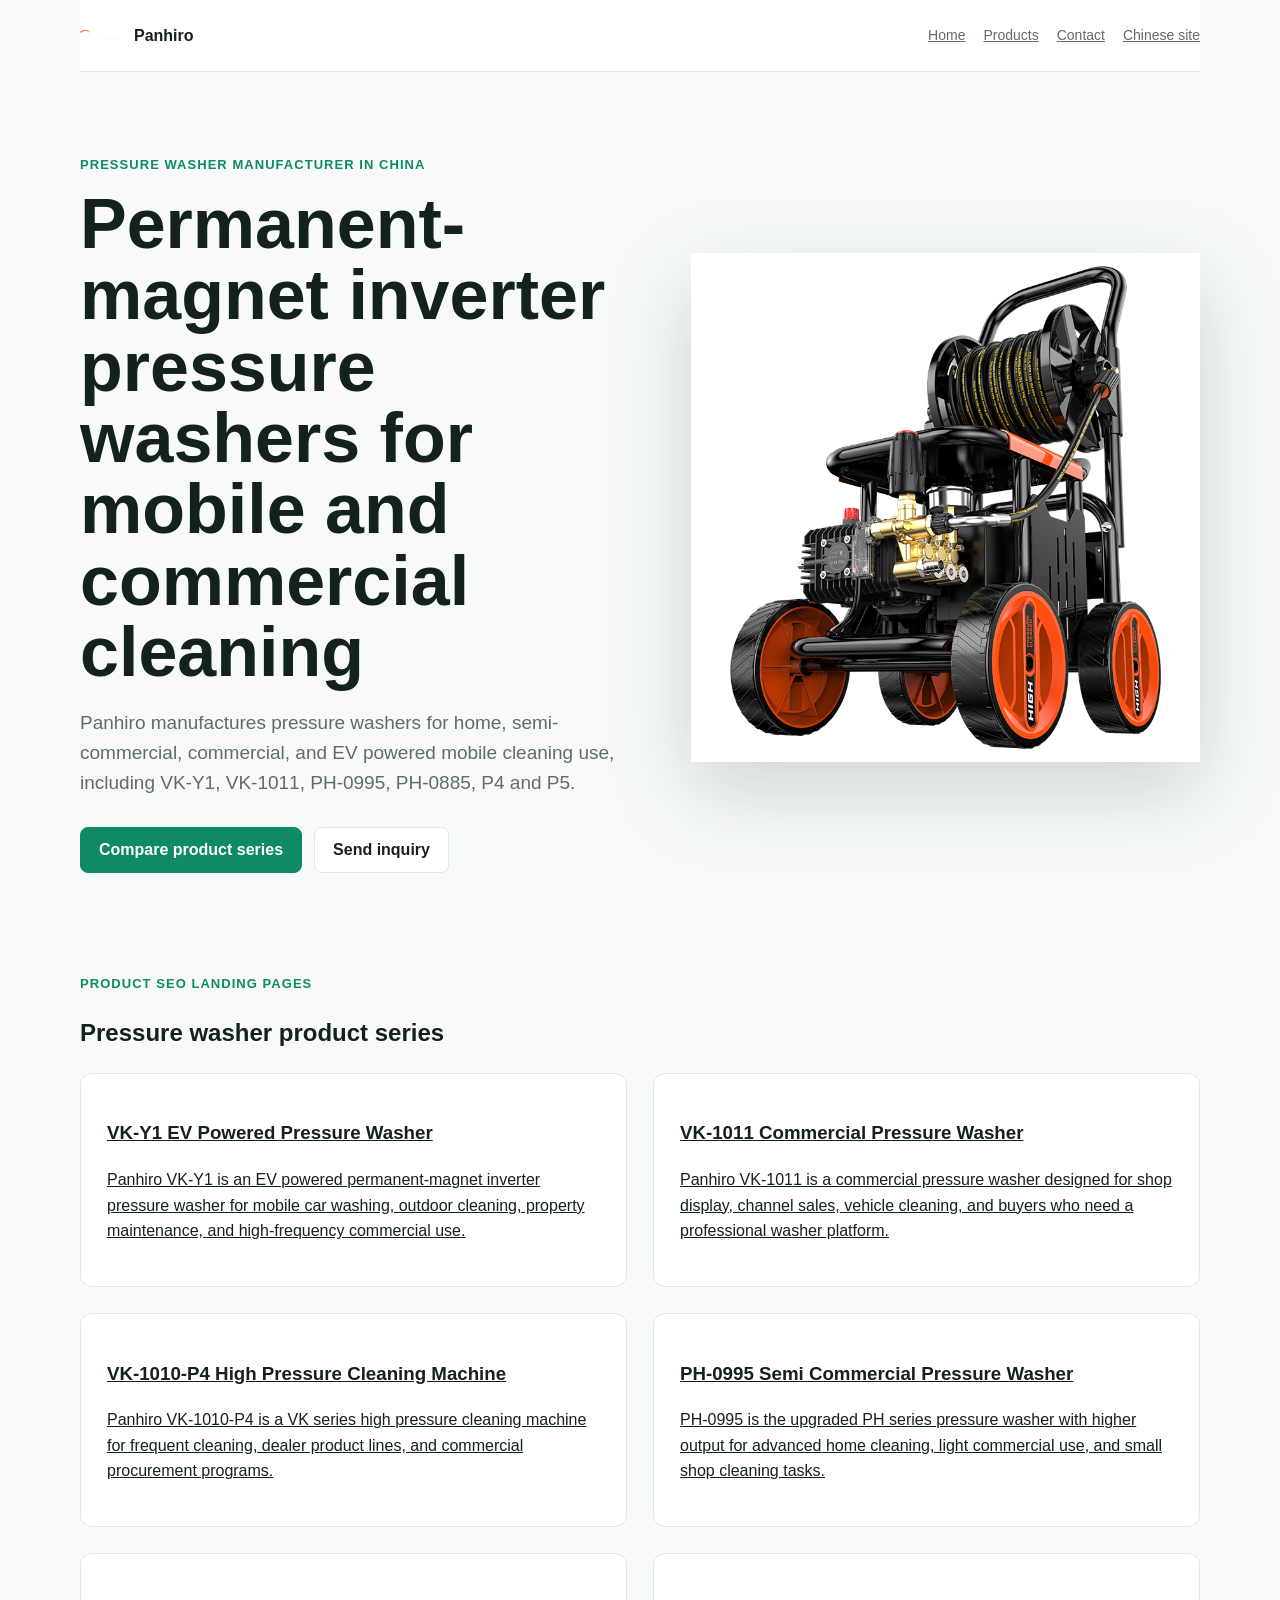
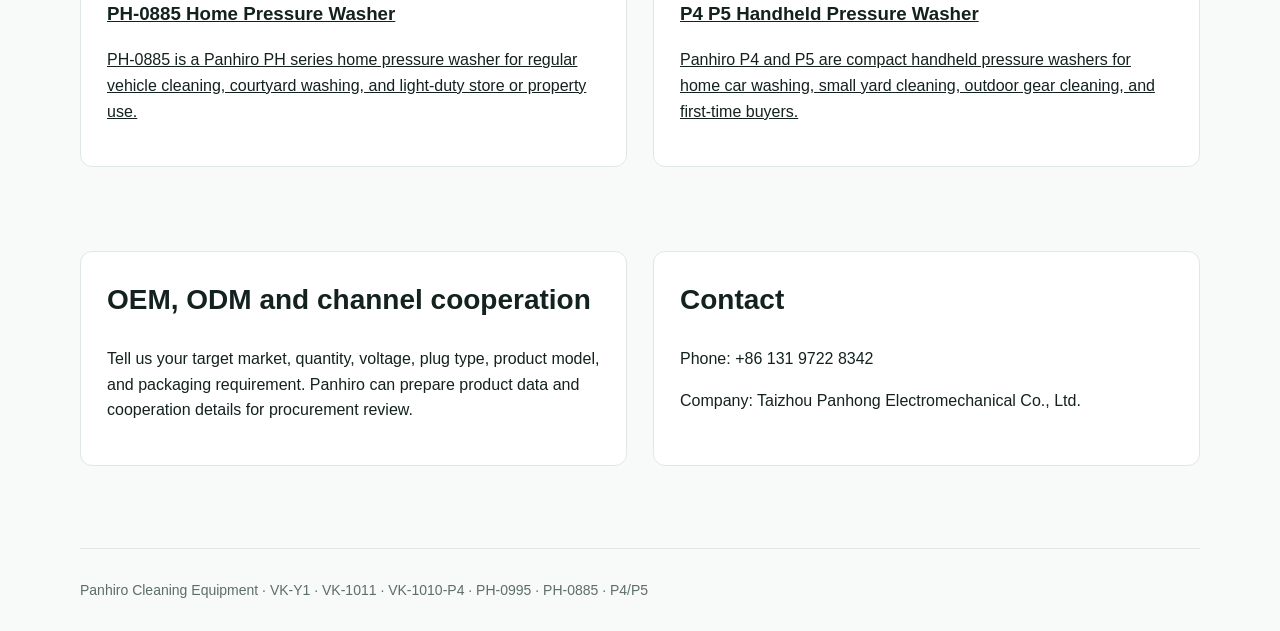
<file: en/index.html>
<!doctype html>
<html lang="en">
  <head>
    <meta charset="UTF-8" />
    <meta name="viewport" content="width=device-width, initial-scale=1.0" />
    <title>Panhiro Pressure Washer Manufacturer | EV Powered and Commercial Cleaning Machines</title>
    <meta name="description" content="Panhiro manufactures pressure washers for home, semi-commercial, commercial, and EV powered mobile cleaning use, including VK-Y1, VK-1011, PH-0995, PH-0885, P4 and P5." />
    <link rel="canonical" href="https://www.panhiro.top/" />
    <link rel="alternate" hreflang="en" href="https://www.panhiro.top/" />
    <link rel="alternate" hreflang="x-default" href="https://www.panhiro.top/" />
    <meta property="og:type" content="website" />
    <meta property="og:site_name" content="Panhiro Cleaning Equipment" />
    <meta property="og:title" content="Panhiro Pressure Washer Manufacturer | EV Powered and Commercial Cleaning Machines" />
    <meta property="og:description" content="Panhiro manufactures pressure washers for home, semi-commercial, commercial, and EV powered mobile cleaning use, including VK-Y1, VK-1011, PH-0995, PH-0885, P4 and P5." />
    <meta property="og:url" content="https://www.panhiro.top/" />
    <meta property="og:image" content="https://www.panhiro.top/assets/vk-y1-01.jpg" />
    <meta name="twitter:card" content="summary_large_image" />
    <meta name="twitter:title" content="Panhiro Pressure Washer Manufacturer | EV Powered and Commercial Cleaning Machines" />
    <meta name="twitter:description" content="Panhiro manufactures pressure washers for home, semi-commercial, commercial, and EV powered mobile cleaning use, including VK-Y1, VK-1011, PH-0995, PH-0885, P4 and P5." />
    <meta name="twitter:image" content="https://www.panhiro.top/assets/vk-y1-01.jpg" />
    <link rel="icon" href="/favicon.ico" sizes="any" />
    <style>
    :root { color-scheme: light; --ink:#13211f; --muted:#5d6d68; --line:#dfe8e5; --brand:#0f8a67; --accent:#f0832e; --bg:#f7faf8; }
    * { box-sizing: border-box; }
    body { margin:0; font-family: Inter, Arial, Helvetica, sans-serif; color:var(--ink); background:var(--bg); line-height:1.6; }
    a { color:inherit; }
    .wrap { width:min(1120px, calc(100% - 40px)); margin:0 auto; }
    .nav { min-height:72px; display:flex; align-items:center; justify-content:space-between; gap:24px; border-bottom:1px solid var(--line); background:#fff; }
    .brand { display:flex; align-items:center; gap:12px; font-weight:800; text-decoration:none; }
    .brand img { width:42px; height:42px; object-fit:contain; }
    .nav-links { display:flex; gap:18px; flex-wrap:wrap; font-size:14px; color:var(--muted); }
    .hero { padding:70px 0 46px; }
    .eyebrow { color:var(--brand); font-weight:800; text-transform:uppercase; letter-spacing:.08em; font-size:13px; }
    h1 { margin:10px 0 18px; max-width:840px; font-size:clamp(36px, 6vw, 70px); line-height:1.02; letter-spacing:0; }
    .lead { max-width:760px; color:var(--muted); font-size:19px; }
    .hero-grid { display:grid; grid-template-columns:1.05fr .95fr; gap:48px; align-items:center; }
    .product-img { width:100%; max-height:520px; object-fit:contain; filter:drop-shadow(0 28px 42px rgba(21,48,44,.18)); }
    .actions { display:flex; gap:12px; flex-wrap:wrap; margin-top:28px; }
    .btn { display:inline-flex; align-items:center; justify-content:center; min-height:46px; padding:0 18px; border-radius:8px; text-decoration:none; font-weight:800; border:1px solid var(--line); background:#fff; }
    .btn.primary { background:var(--brand); color:#fff; border-color:var(--brand); }
    .section { padding:42px 0; }
    .specs { display:grid; grid-template-columns:repeat(5, 1fr); border:1px solid var(--line); background:#fff; border-radius:12px; overflow:hidden; }
    .spec { padding:18px; border-right:1px solid var(--line); }
    .spec:last-child { border-right:0; }
    .spec b { display:block; font-size:13px; color:var(--muted); }
    .spec span { display:block; margin-top:6px; font-weight:800; }
    .content-grid { display:grid; grid-template-columns:1fr 1fr; gap:26px; }
    .panel { padding:26px; background:#fff; border:1px solid var(--line); border-radius:12px; }
    .panel h2 { margin-top:0; font-size:28px; }
    .list { margin:0; padding-left:20px; color:var(--muted); }
    .footer { margin-top:40px; padding:30px 0; border-top:1px solid var(--line); color:var(--muted); font-size:14px; }
    @media (max-width: 820px) { .hero-grid, .content-grid { grid-template-columns:1fr; } .specs { grid-template-columns:1fr; } .spec { border-right:0; border-bottom:1px solid var(--line); } .spec:last-child { border-bottom:0; } }
  </style>
    <script type="application/ld+json">[
  {
    "@context": "https://schema.org",
    "@type": "Organization",
    "name": "Panhiro Cleaning Equipment",
    "alternateName": "Taizhou Panhong Electromechanical Co., Ltd.",
    "url": "https://www.panhiro.top",
    "logo": "https://www.panhiro.top/assets/panhiro-logo-hd.png",
    "contactPoint": {
      "@type": "ContactPoint",
      "telephone": "+86-13197228342",
      "contactType": "sales",
      "areaServed": "Worldwide",
      "availableLanguage": [
        "Chinese",
        "English"
      ]
    }
  },
  {
    "@context": "https://schema.org",
    "@type": "WebSite",
    "name": "Panhiro Cleaning Equipment",
    "url": "https://www.panhiro.top"
  },
  {
    "@context": "https://schema.org",
    "@type": "ItemList",
    "name": "Panhiro pressure washer products",
    "itemListElement": [
      {
        "@type": "ListItem",
        "position": 1,
        "url": "https://www.panhiro.top/en/products/vk-y1-ev-powered-pressure-washer/",
        "name": "VK-Y1 EV Powered Pressure Washer"
      },
      {
        "@type": "ListItem",
        "position": 2,
        "url": "https://www.panhiro.top/en/products/vk-1011-commercial-pressure-washer/",
        "name": "VK-1011 Commercial Pressure Washer"
      },
      {
        "@type": "ListItem",
        "position": 3,
        "url": "https://www.panhiro.top/en/products/vk-1010-p4-high-pressure-cleaning-machine/",
        "name": "VK-1010-P4 High Pressure Cleaning Machine"
      },
      {
        "@type": "ListItem",
        "position": 4,
        "url": "https://www.panhiro.top/en/products/ph-0995-semi-commercial-pressure-washer/",
        "name": "PH-0995 Semi Commercial Pressure Washer"
      },
      {
        "@type": "ListItem",
        "position": 5,
        "url": "https://www.panhiro.top/en/products/ph-0885-home-pressure-washer/",
        "name": "PH-0885 Home Pressure Washer"
      },
      {
        "@type": "ListItem",
        "position": 6,
        "url": "https://www.panhiro.top/en/products/p4-p5-handheld-pressure-washer/",
        "name": "P4 P5 Handheld Pressure Washer"
      }
    ]
  }
]</script>
  </head>
  <body>
    <header class="nav wrap">
      <a class="brand" href="/en/"><img src="/assets/panhiro-logo-hd.png" alt="Panhiro logo" width="42" height="42" /><span>Panhiro</span></a>
      <nav class="nav-links" aria-label="Main navigation">
        <a href="/en/">Home</a>
        <a href="/en/#products">Products</a>
        <a href="/en/#contact">Contact</a>
        <a href="/">Chinese site</a>
      </nav>
    </header>
    <main>
      <section class="hero wrap">
        <div class="hero-grid">
          <div>
            <p class="eyebrow">Pressure washer manufacturer in China</p>
            <h1>Permanent-magnet inverter pressure washers for mobile and commercial cleaning</h1>
            <p class="lead">Panhiro manufactures pressure washers for home, semi-commercial, commercial, and EV powered mobile cleaning use, including VK-Y1, VK-1011, PH-0995, PH-0885, P4 and P5.</p>
            <div class="actions">
              <a class="btn primary" href="#products">Compare product series</a>
              <a class="btn" href="#contact">Send inquiry</a>
            </div>
          </div>
          <img class="product-img" src="/assets/vk-y1-01.jpg" alt="Panhiro VK-Y1 EV powered pressure washer" loading="eager" decoding="async" />
        </div>
      </section>
      <section class="section wrap" id="products">
        <p class="eyebrow">Product SEO landing pages</p>
        <h2>Pressure washer product series</h2>
        <div class="content-grid">
          <a class="panel" href="/en/products/vk-y1-ev-powered-pressure-washer/"><h3>VK-Y1 EV Powered Pressure Washer</h3><p>Panhiro VK-Y1 is an EV powered permanent-magnet inverter pressure washer for mobile car washing, outdoor cleaning, property maintenance, and high-frequency commercial use.</p></a><a class="panel" href="/en/products/vk-1011-commercial-pressure-washer/"><h3>VK-1011 Commercial Pressure Washer</h3><p>Panhiro VK-1011 is a commercial pressure washer designed for shop display, channel sales, vehicle cleaning, and buyers who need a professional washer platform.</p></a><a class="panel" href="/en/products/vk-1010-p4-high-pressure-cleaning-machine/"><h3>VK-1010-P4 High Pressure Cleaning Machine</h3><p>Panhiro VK-1010-P4 is a VK series high pressure cleaning machine for frequent cleaning, dealer product lines, and commercial procurement programs.</p></a><a class="panel" href="/en/products/ph-0995-semi-commercial-pressure-washer/"><h3>PH-0995 Semi Commercial Pressure Washer</h3><p>PH-0995 is the upgraded PH series pressure washer with higher output for advanced home cleaning, light commercial use, and small shop cleaning tasks.</p></a><a class="panel" href="/en/products/ph-0885-home-pressure-washer/"><h3>PH-0885 Home Pressure Washer</h3><p>PH-0885 is a Panhiro PH series home pressure washer for regular vehicle cleaning, courtyard washing, and light-duty store or property use.</p></a><a class="panel" href="/en/products/p4-p5-handheld-pressure-washer/"><h3>P4 P5 Handheld Pressure Washer</h3><p>Panhiro P4 and P5 are compact handheld pressure washers for home car washing, small yard cleaning, outdoor gear cleaning, and first-time buyers.</p></a>
        </div>
      </section>
      <section class="section wrap content-grid" id="contact">
        <article class="panel">
          <h2>OEM, ODM and channel cooperation</h2>
          <p>Tell us your target market, quantity, voltage, plug type, product model, and packaging requirement. Panhiro can prepare product data and cooperation details for procurement review.</p>
        </article>
        <article class="panel">
          <h2>Contact</h2>
          <p>Phone: +86 131 9722 8342</p>
          <p>Company: Taizhou Panhong Electromechanical Co., Ltd.</p>
        </article>
      </section>
    </main>
    <footer class="footer wrap">Panhiro Cleaning Equipment · VK-Y1 · VK-1011 · VK-1010-P4 · PH-0995 · PH-0885 · P4/P5</footer>
  </body>
</html>
</file>
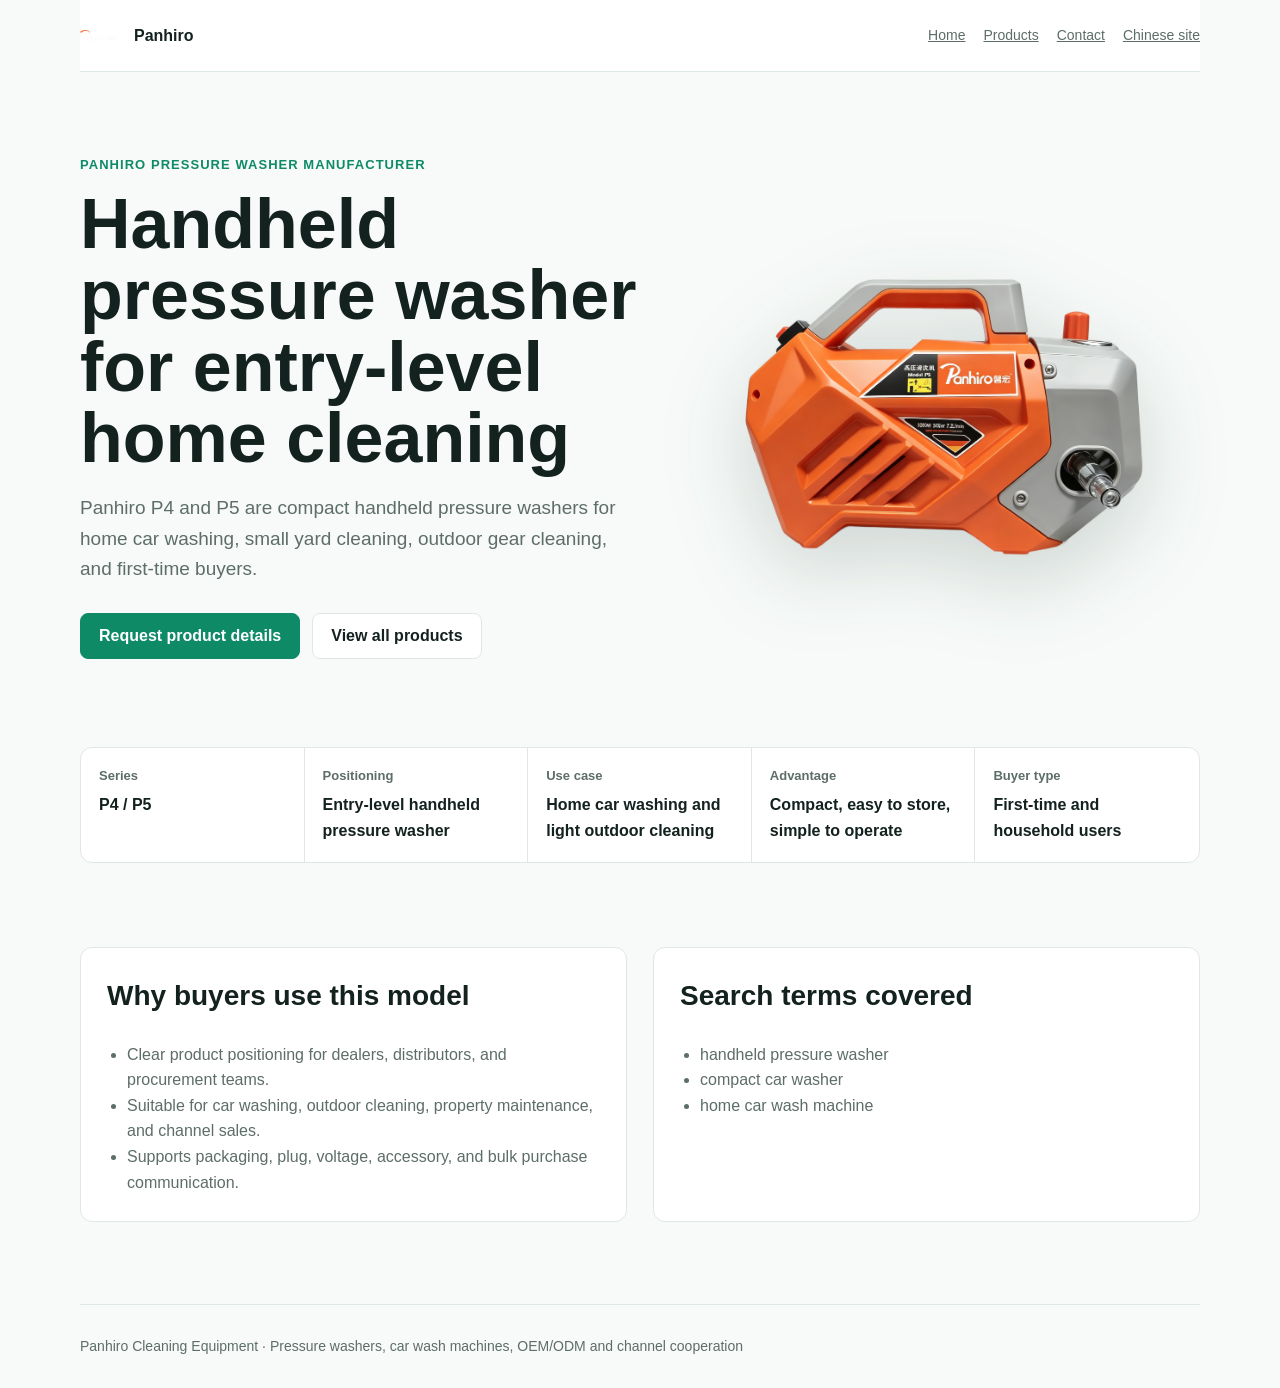
<file: en/products/p4-p5-handheld-pressure-washer/index.html>
<!doctype html>
<html lang="en">
  <head>
    <meta charset="UTF-8" />
    <meta name="viewport" content="width=device-width, initial-scale=1.0" />
    <title>P4 P5 Handheld Pressure Washer | Panhiro Pressure Washer Manufacturer</title>
    <meta name="description" content="Panhiro P4 and P5 are compact handheld pressure washers for home car washing, small yard cleaning, outdoor gear cleaning, and first-time buyers." />
    <link rel="canonical" href="https://www.panhiro.top/en/products/p4-p5-handheld-pressure-washer/" />
    <link rel="alternate" hreflang="en" href="https://www.panhiro.top/en/products/p4-p5-handheld-pressure-washer/" />
    <link rel="alternate" hreflang="zh-CN" href="https://www.panhiro.top/" />
    <link rel="alternate" hreflang="x-default" href="https://www.panhiro.top/en/" />
    <meta property="og:type" content="website" />
    <meta property="og:site_name" content="Panhiro Cleaning Equipment" />
    <meta property="og:title" content="P4 P5 Handheld Pressure Washer | Panhiro Pressure Washer Manufacturer" />
    <meta property="og:description" content="Panhiro P4 and P5 are compact handheld pressure washers for home car washing, small yard cleaning, outdoor gear cleaning, and first-time buyers." />
    <meta property="og:url" content="https://www.panhiro.top/en/products/p4-p5-handheld-pressure-washer/" />
    <meta property="og:image" content="https://www.panhiro.top/assets/p5-01-transparent.png" />
    <meta name="twitter:card" content="summary_large_image" />
    <meta name="twitter:title" content="P4 P5 Handheld Pressure Washer | Panhiro Pressure Washer Manufacturer" />
    <meta name="twitter:description" content="Panhiro P4 and P5 are compact handheld pressure washers for home car washing, small yard cleaning, outdoor gear cleaning, and first-time buyers." />
    <meta name="twitter:image" content="https://www.panhiro.top/assets/p5-01-transparent.png" />
    <link rel="icon" href="/favicon.ico" sizes="any" />
    <style>
    :root { color-scheme: light; --ink:#13211f; --muted:#5d6d68; --line:#dfe8e5; --brand:#0f8a67; --accent:#f0832e; --bg:#f7faf8; }
    * { box-sizing: border-box; }
    body { margin:0; font-family: Inter, Arial, Helvetica, sans-serif; color:var(--ink); background:var(--bg); line-height:1.6; }
    a { color:inherit; }
    .wrap { width:min(1120px, calc(100% - 40px)); margin:0 auto; }
    .nav { min-height:72px; display:flex; align-items:center; justify-content:space-between; gap:24px; border-bottom:1px solid var(--line); background:#fff; }
    .brand { display:flex; align-items:center; gap:12px; font-weight:800; text-decoration:none; }
    .brand img { width:42px; height:42px; object-fit:contain; }
    .nav-links { display:flex; gap:18px; flex-wrap:wrap; font-size:14px; color:var(--muted); }
    .hero { padding:70px 0 46px; }
    .eyebrow { color:var(--brand); font-weight:800; text-transform:uppercase; letter-spacing:.08em; font-size:13px; }
    h1 { margin:10px 0 18px; max-width:840px; font-size:clamp(36px, 6vw, 70px); line-height:1.02; letter-spacing:0; }
    .lead { max-width:760px; color:var(--muted); font-size:19px; }
    .hero-grid { display:grid; grid-template-columns:1.05fr .95fr; gap:48px; align-items:center; }
    .product-img { width:100%; max-height:520px; object-fit:contain; filter:drop-shadow(0 28px 42px rgba(21,48,44,.18)); }
    .actions { display:flex; gap:12px; flex-wrap:wrap; margin-top:28px; }
    .btn { display:inline-flex; align-items:center; justify-content:center; min-height:46px; padding:0 18px; border-radius:8px; text-decoration:none; font-weight:800; border:1px solid var(--line); background:#fff; }
    .btn.primary { background:var(--brand); color:#fff; border-color:var(--brand); }
    .section { padding:42px 0; }
    .specs { display:grid; grid-template-columns:repeat(5, 1fr); border:1px solid var(--line); background:#fff; border-radius:12px; overflow:hidden; }
    .spec { padding:18px; border-right:1px solid var(--line); }
    .spec:last-child { border-right:0; }
    .spec b { display:block; font-size:13px; color:var(--muted); }
    .spec span { display:block; margin-top:6px; font-weight:800; }
    .content-grid { display:grid; grid-template-columns:1fr 1fr; gap:26px; }
    .panel { padding:26px; background:#fff; border:1px solid var(--line); border-radius:12px; }
    .panel h2 { margin-top:0; font-size:28px; }
    .list { margin:0; padding-left:20px; color:var(--muted); }
    .footer { margin-top:40px; padding:30px 0; border-top:1px solid var(--line); color:var(--muted); font-size:14px; }
    @media (max-width: 820px) { .hero-grid, .content-grid { grid-template-columns:1fr; } .specs { grid-template-columns:1fr; } .spec { border-right:0; border-bottom:1px solid var(--line); } .spec:last-child { border-bottom:0; } }
  </style>
    <script type="application/ld+json">[
  {
    "@context": "https://schema.org",
    "@type": "Organization",
    "name": "Panhiro Cleaning Equipment",
    "alternateName": "Taizhou Panhong Electromechanical Co., Ltd.",
    "url": "https://www.panhiro.top",
    "logo": "https://www.panhiro.top/assets/panhiro-logo-hd.png",
    "contactPoint": {
      "@type": "ContactPoint",
      "telephone": "+86-13197228342",
      "contactType": "sales",
      "areaServed": "Worldwide",
      "availableLanguage": [
        "Chinese",
        "English"
      ]
    }
  },
  {
    "@context": "https://schema.org",
    "@type": "Product",
    "name": "P4 P5 Handheld Pressure Washer",
    "model": "P4 / P5",
    "brand": {
      "@type": "Brand",
      "name": "Panhiro"
    },
    "manufacturer": {
      "@type": "Organization",
      "name": "Taizhou Panhong Electromechanical Co., Ltd."
    },
    "image": "https://www.panhiro.top/assets/p5-01-transparent.png",
    "description": "Panhiro P4 and P5 are compact handheld pressure washers for home car washing, small yard cleaning, outdoor gear cleaning, and first-time buyers.",
    "category": "Pressure washer",
    "additionalProperty": [
      {
        "@type": "PropertyValue",
        "name": "Series",
        "value": "P4 / P5"
      },
      {
        "@type": "PropertyValue",
        "name": "Positioning",
        "value": "Entry-level handheld pressure washer"
      },
      {
        "@type": "PropertyValue",
        "name": "Use case",
        "value": "Home car washing and light outdoor cleaning"
      },
      {
        "@type": "PropertyValue",
        "name": "Advantage",
        "value": "Compact, easy to store, simple to operate"
      },
      {
        "@type": "PropertyValue",
        "name": "Buyer type",
        "value": "First-time and household users"
      }
    ]
  },
  {
    "@context": "https://schema.org",
    "@type": "BreadcrumbList",
    "itemListElement": [
      {
        "@type": "ListItem",
        "position": 1,
        "name": "Home",
        "item": "https://www.panhiro.top/en/"
      },
      {
        "@type": "ListItem",
        "position": 2,
        "name": "Products",
        "item": "https://www.panhiro.top/en/#products"
      },
      {
        "@type": "ListItem",
        "position": 3,
        "name": "P4 P5 Handheld Pressure Washer",
        "item": "https://www.panhiro.top/en/products/p4-p5-handheld-pressure-washer/"
      }
    ]
  }
]</script>
  </head>
  <body>
    <header class="nav wrap">
      <a class="brand" href="/en/"><img src="/assets/panhiro-logo-hd.png" alt="Panhiro logo" width="42" height="42" /><span>Panhiro</span></a>
      <nav class="nav-links" aria-label="Main navigation">
        <a href="/en/">Home</a>
        <a href="/en/#products">Products</a>
        <a href="/en/#contact">Contact</a>
        <a href="/">Chinese site</a>
      </nav>
    </header>
    <main>
      <section class="hero wrap">
        <div class="hero-grid">
          <div>
            <p class="eyebrow">Panhiro pressure washer manufacturer</p>
            <h1>Handheld pressure washer for entry-level home cleaning</h1>
            <p class="lead">Panhiro P4 and P5 are compact handheld pressure washers for home car washing, small yard cleaning, outdoor gear cleaning, and first-time buyers.</p>
            <div class="actions">
              <a class="btn primary" href="/en/#contact">Request product details</a>
              <a class="btn" href="/en/#products">View all products</a>
            </div>
          </div>
          <img class="product-img" src="/assets/p5-01-transparent.png" alt="P4 P5 Handheld Pressure Washer" loading="eager" decoding="async" />
        </div>
      </section>
      <section class="section wrap">
        <div class="specs">
          <div class="spec"><b>Series</b><span>P4 / P5</span></div><div class="spec"><b>Positioning</b><span>Entry-level handheld pressure washer</span></div><div class="spec"><b>Use case</b><span>Home car washing and light outdoor cleaning</span></div><div class="spec"><b>Advantage</b><span>Compact, easy to store, simple to operate</span></div><div class="spec"><b>Buyer type</b><span>First-time and household users</span></div>
        </div>
      </section>
      <section class="section wrap content-grid">
        <article class="panel">
          <h2>Why buyers use this model</h2>
          <ul class="list">
            <li>Clear product positioning for dealers, distributors, and procurement teams.</li>
            <li>Suitable for car washing, outdoor cleaning, property maintenance, and channel sales.</li>
            <li>Supports packaging, plug, voltage, accessory, and bulk purchase communication.</li>
          </ul>
        </article>
        <article class="panel">
          <h2>Search terms covered</h2>
          <ul class="list">
            <li>handheld pressure washer</li><li>compact car washer</li><li>home car wash machine</li>
          </ul>
        </article>
      </section>
    </main>
    <footer class="footer wrap">Panhiro Cleaning Equipment · Pressure washers, car wash machines, OEM/ODM and channel cooperation</footer>
  </body>
</html>
</file>
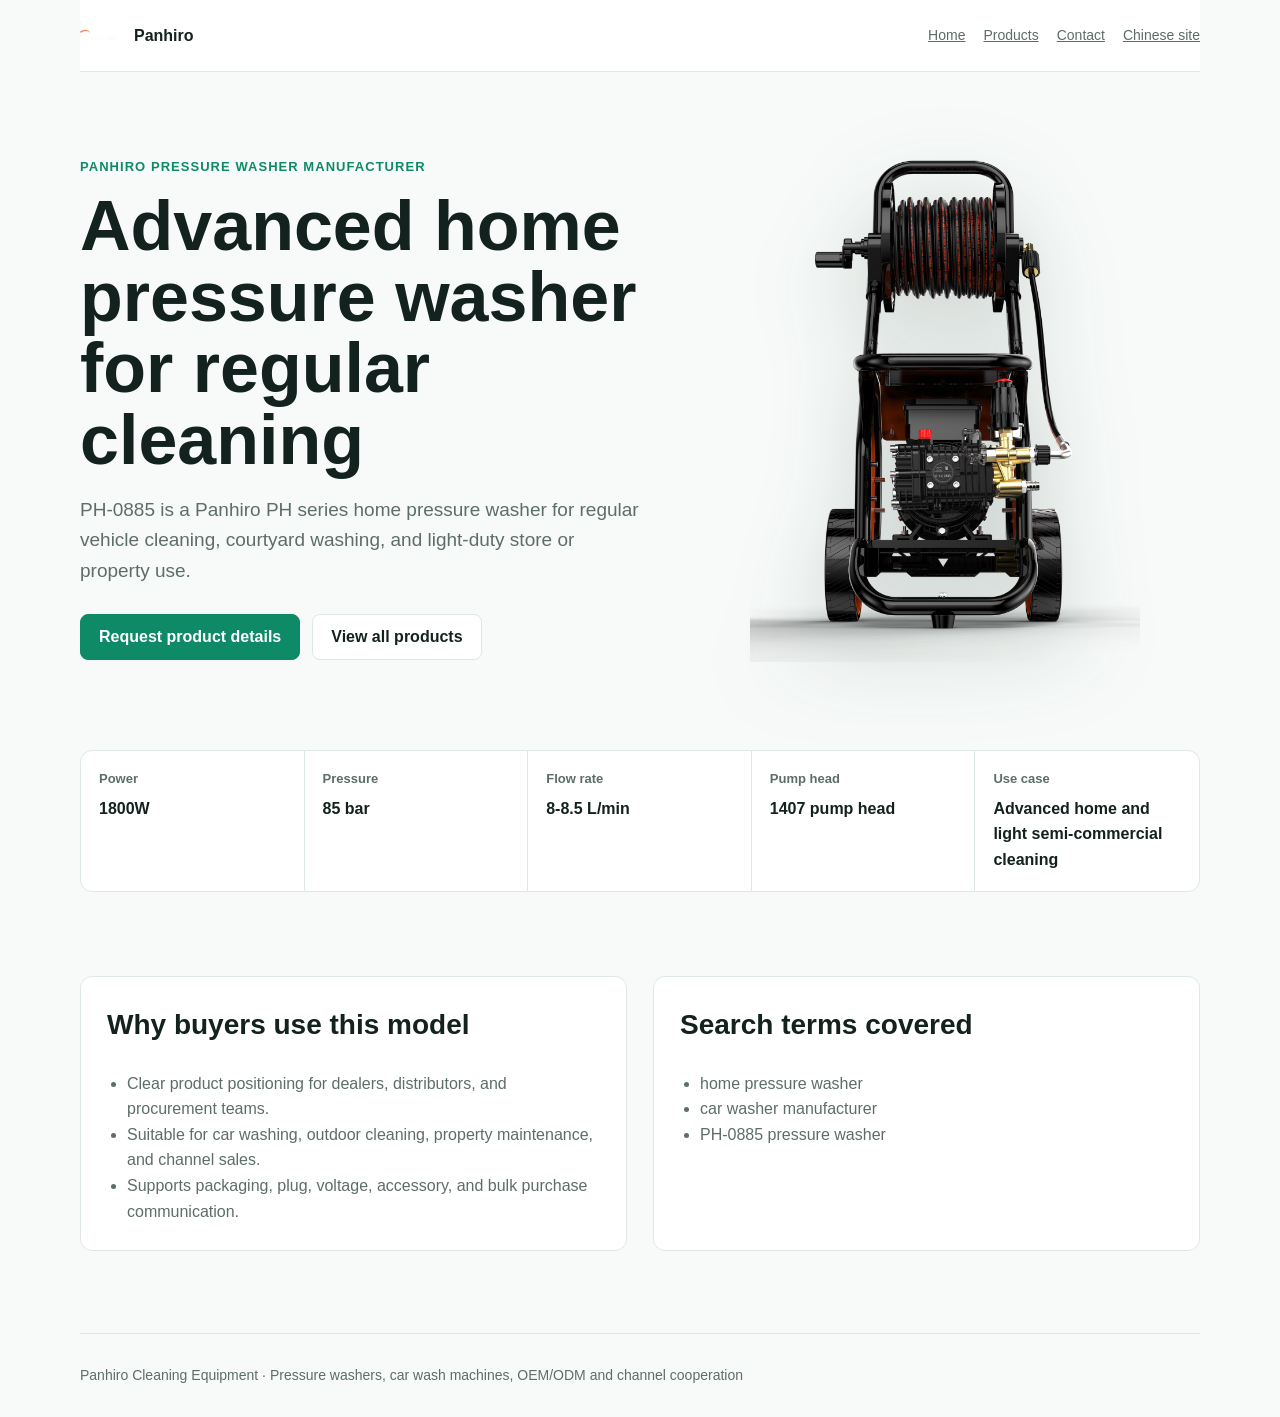
<file: en/products/ph-0885-home-pressure-washer/index.html>
<!doctype html>
<html lang="en">
  <head>
    <meta charset="UTF-8" />
    <meta name="viewport" content="width=device-width, initial-scale=1.0" />
    <title>PH-0885 Home Pressure Washer | Panhiro Pressure Washer Manufacturer</title>
    <meta name="description" content="PH-0885 is a Panhiro PH series home pressure washer for regular vehicle cleaning, courtyard washing, and light-duty store or property use." />
    <link rel="canonical" href="https://www.panhiro.top/en/products/ph-0885-home-pressure-washer/" />
    <link rel="alternate" hreflang="en" href="https://www.panhiro.top/en/products/ph-0885-home-pressure-washer/" />
    <link rel="alternate" hreflang="zh-CN" href="https://www.panhiro.top/" />
    <link rel="alternate" hreflang="x-default" href="https://www.panhiro.top/en/" />
    <meta property="og:type" content="website" />
    <meta property="og:site_name" content="Panhiro Cleaning Equipment" />
    <meta property="og:title" content="PH-0885 Home Pressure Washer | Panhiro Pressure Washer Manufacturer" />
    <meta property="og:description" content="PH-0885 is a Panhiro PH series home pressure washer for regular vehicle cleaning, courtyard washing, and light-duty store or property use." />
    <meta property="og:url" content="https://www.panhiro.top/en/products/ph-0885-home-pressure-washer/" />
    <meta property="og:image" content="https://www.panhiro.top/assets/ph-0995-02.png" />
    <meta name="twitter:card" content="summary_large_image" />
    <meta name="twitter:title" content="PH-0885 Home Pressure Washer | Panhiro Pressure Washer Manufacturer" />
    <meta name="twitter:description" content="PH-0885 is a Panhiro PH series home pressure washer for regular vehicle cleaning, courtyard washing, and light-duty store or property use." />
    <meta name="twitter:image" content="https://www.panhiro.top/assets/ph-0995-02.png" />
    <link rel="icon" href="/favicon.ico" sizes="any" />
    <style>
    :root { color-scheme: light; --ink:#13211f; --muted:#5d6d68; --line:#dfe8e5; --brand:#0f8a67; --accent:#f0832e; --bg:#f7faf8; }
    * { box-sizing: border-box; }
    body { margin:0; font-family: Inter, Arial, Helvetica, sans-serif; color:var(--ink); background:var(--bg); line-height:1.6; }
    a { color:inherit; }
    .wrap { width:min(1120px, calc(100% - 40px)); margin:0 auto; }
    .nav { min-height:72px; display:flex; align-items:center; justify-content:space-between; gap:24px; border-bottom:1px solid var(--line); background:#fff; }
    .brand { display:flex; align-items:center; gap:12px; font-weight:800; text-decoration:none; }
    .brand img { width:42px; height:42px; object-fit:contain; }
    .nav-links { display:flex; gap:18px; flex-wrap:wrap; font-size:14px; color:var(--muted); }
    .hero { padding:70px 0 46px; }
    .eyebrow { color:var(--brand); font-weight:800; text-transform:uppercase; letter-spacing:.08em; font-size:13px; }
    h1 { margin:10px 0 18px; max-width:840px; font-size:clamp(36px, 6vw, 70px); line-height:1.02; letter-spacing:0; }
    .lead { max-width:760px; color:var(--muted); font-size:19px; }
    .hero-grid { display:grid; grid-template-columns:1.05fr .95fr; gap:48px; align-items:center; }
    .product-img { width:100%; max-height:520px; object-fit:contain; filter:drop-shadow(0 28px 42px rgba(21,48,44,.18)); }
    .actions { display:flex; gap:12px; flex-wrap:wrap; margin-top:28px; }
    .btn { display:inline-flex; align-items:center; justify-content:center; min-height:46px; padding:0 18px; border-radius:8px; text-decoration:none; font-weight:800; border:1px solid var(--line); background:#fff; }
    .btn.primary { background:var(--brand); color:#fff; border-color:var(--brand); }
    .section { padding:42px 0; }
    .specs { display:grid; grid-template-columns:repeat(5, 1fr); border:1px solid var(--line); background:#fff; border-radius:12px; overflow:hidden; }
    .spec { padding:18px; border-right:1px solid var(--line); }
    .spec:last-child { border-right:0; }
    .spec b { display:block; font-size:13px; color:var(--muted); }
    .spec span { display:block; margin-top:6px; font-weight:800; }
    .content-grid { display:grid; grid-template-columns:1fr 1fr; gap:26px; }
    .panel { padding:26px; background:#fff; border:1px solid var(--line); border-radius:12px; }
    .panel h2 { margin-top:0; font-size:28px; }
    .list { margin:0; padding-left:20px; color:var(--muted); }
    .footer { margin-top:40px; padding:30px 0; border-top:1px solid var(--line); color:var(--muted); font-size:14px; }
    @media (max-width: 820px) { .hero-grid, .content-grid { grid-template-columns:1fr; } .specs { grid-template-columns:1fr; } .spec { border-right:0; border-bottom:1px solid var(--line); } .spec:last-child { border-bottom:0; } }
  </style>
    <script type="application/ld+json">[
  {
    "@context": "https://schema.org",
    "@type": "Organization",
    "name": "Panhiro Cleaning Equipment",
    "alternateName": "Taizhou Panhong Electromechanical Co., Ltd.",
    "url": "https://www.panhiro.top",
    "logo": "https://www.panhiro.top/assets/panhiro-logo-hd.png",
    "contactPoint": {
      "@type": "ContactPoint",
      "telephone": "+86-13197228342",
      "contactType": "sales",
      "areaServed": "Worldwide",
      "availableLanguage": [
        "Chinese",
        "English"
      ]
    }
  },
  {
    "@context": "https://schema.org",
    "@type": "Product",
    "name": "PH-0885 Home Pressure Washer",
    "model": "PH-0885",
    "brand": {
      "@type": "Brand",
      "name": "Panhiro"
    },
    "manufacturer": {
      "@type": "Organization",
      "name": "Taizhou Panhong Electromechanical Co., Ltd."
    },
    "image": "https://www.panhiro.top/assets/ph-0995-02.png",
    "description": "PH-0885 is a Panhiro PH series home pressure washer for regular vehicle cleaning, courtyard washing, and light-duty store or property use.",
    "category": "Pressure washer",
    "additionalProperty": [
      {
        "@type": "PropertyValue",
        "name": "Power",
        "value": "1800W"
      },
      {
        "@type": "PropertyValue",
        "name": "Pressure",
        "value": "85 bar"
      },
      {
        "@type": "PropertyValue",
        "name": "Flow rate",
        "value": "8-8.5 L/min"
      },
      {
        "@type": "PropertyValue",
        "name": "Pump head",
        "value": "1407 pump head"
      },
      {
        "@type": "PropertyValue",
        "name": "Use case",
        "value": "Advanced home and light semi-commercial cleaning"
      }
    ]
  },
  {
    "@context": "https://schema.org",
    "@type": "BreadcrumbList",
    "itemListElement": [
      {
        "@type": "ListItem",
        "position": 1,
        "name": "Home",
        "item": "https://www.panhiro.top/en/"
      },
      {
        "@type": "ListItem",
        "position": 2,
        "name": "Products",
        "item": "https://www.panhiro.top/en/#products"
      },
      {
        "@type": "ListItem",
        "position": 3,
        "name": "PH-0885 Home Pressure Washer",
        "item": "https://www.panhiro.top/en/products/ph-0885-home-pressure-washer/"
      }
    ]
  }
]</script>
  </head>
  <body>
    <header class="nav wrap">
      <a class="brand" href="/en/"><img src="/assets/panhiro-logo-hd.png" alt="Panhiro logo" width="42" height="42" /><span>Panhiro</span></a>
      <nav class="nav-links" aria-label="Main navigation">
        <a href="/en/">Home</a>
        <a href="/en/#products">Products</a>
        <a href="/en/#contact">Contact</a>
        <a href="/">Chinese site</a>
      </nav>
    </header>
    <main>
      <section class="hero wrap">
        <div class="hero-grid">
          <div>
            <p class="eyebrow">Panhiro pressure washer manufacturer</p>
            <h1>Advanced home pressure washer for regular cleaning</h1>
            <p class="lead">PH-0885 is a Panhiro PH series home pressure washer for regular vehicle cleaning, courtyard washing, and light-duty store or property use.</p>
            <div class="actions">
              <a class="btn primary" href="/en/#contact">Request product details</a>
              <a class="btn" href="/en/#products">View all products</a>
            </div>
          </div>
          <img class="product-img" src="/assets/ph-0995-02.png" alt="PH-0885 Home Pressure Washer" loading="eager" decoding="async" />
        </div>
      </section>
      <section class="section wrap">
        <div class="specs">
          <div class="spec"><b>Power</b><span>1800W</span></div><div class="spec"><b>Pressure</b><span>85 bar</span></div><div class="spec"><b>Flow rate</b><span>8-8.5 L/min</span></div><div class="spec"><b>Pump head</b><span>1407 pump head</span></div><div class="spec"><b>Use case</b><span>Advanced home and light semi-commercial cleaning</span></div>
        </div>
      </section>
      <section class="section wrap content-grid">
        <article class="panel">
          <h2>Why buyers use this model</h2>
          <ul class="list">
            <li>Clear product positioning for dealers, distributors, and procurement teams.</li>
            <li>Suitable for car washing, outdoor cleaning, property maintenance, and channel sales.</li>
            <li>Supports packaging, plug, voltage, accessory, and bulk purchase communication.</li>
          </ul>
        </article>
        <article class="panel">
          <h2>Search terms covered</h2>
          <ul class="list">
            <li>home pressure washer</li><li>car washer manufacturer</li><li>PH-0885 pressure washer</li>
          </ul>
        </article>
      </section>
    </main>
    <footer class="footer wrap">Panhiro Cleaning Equipment · Pressure washers, car wash machines, OEM/ODM and channel cooperation</footer>
  </body>
</html>
</file>
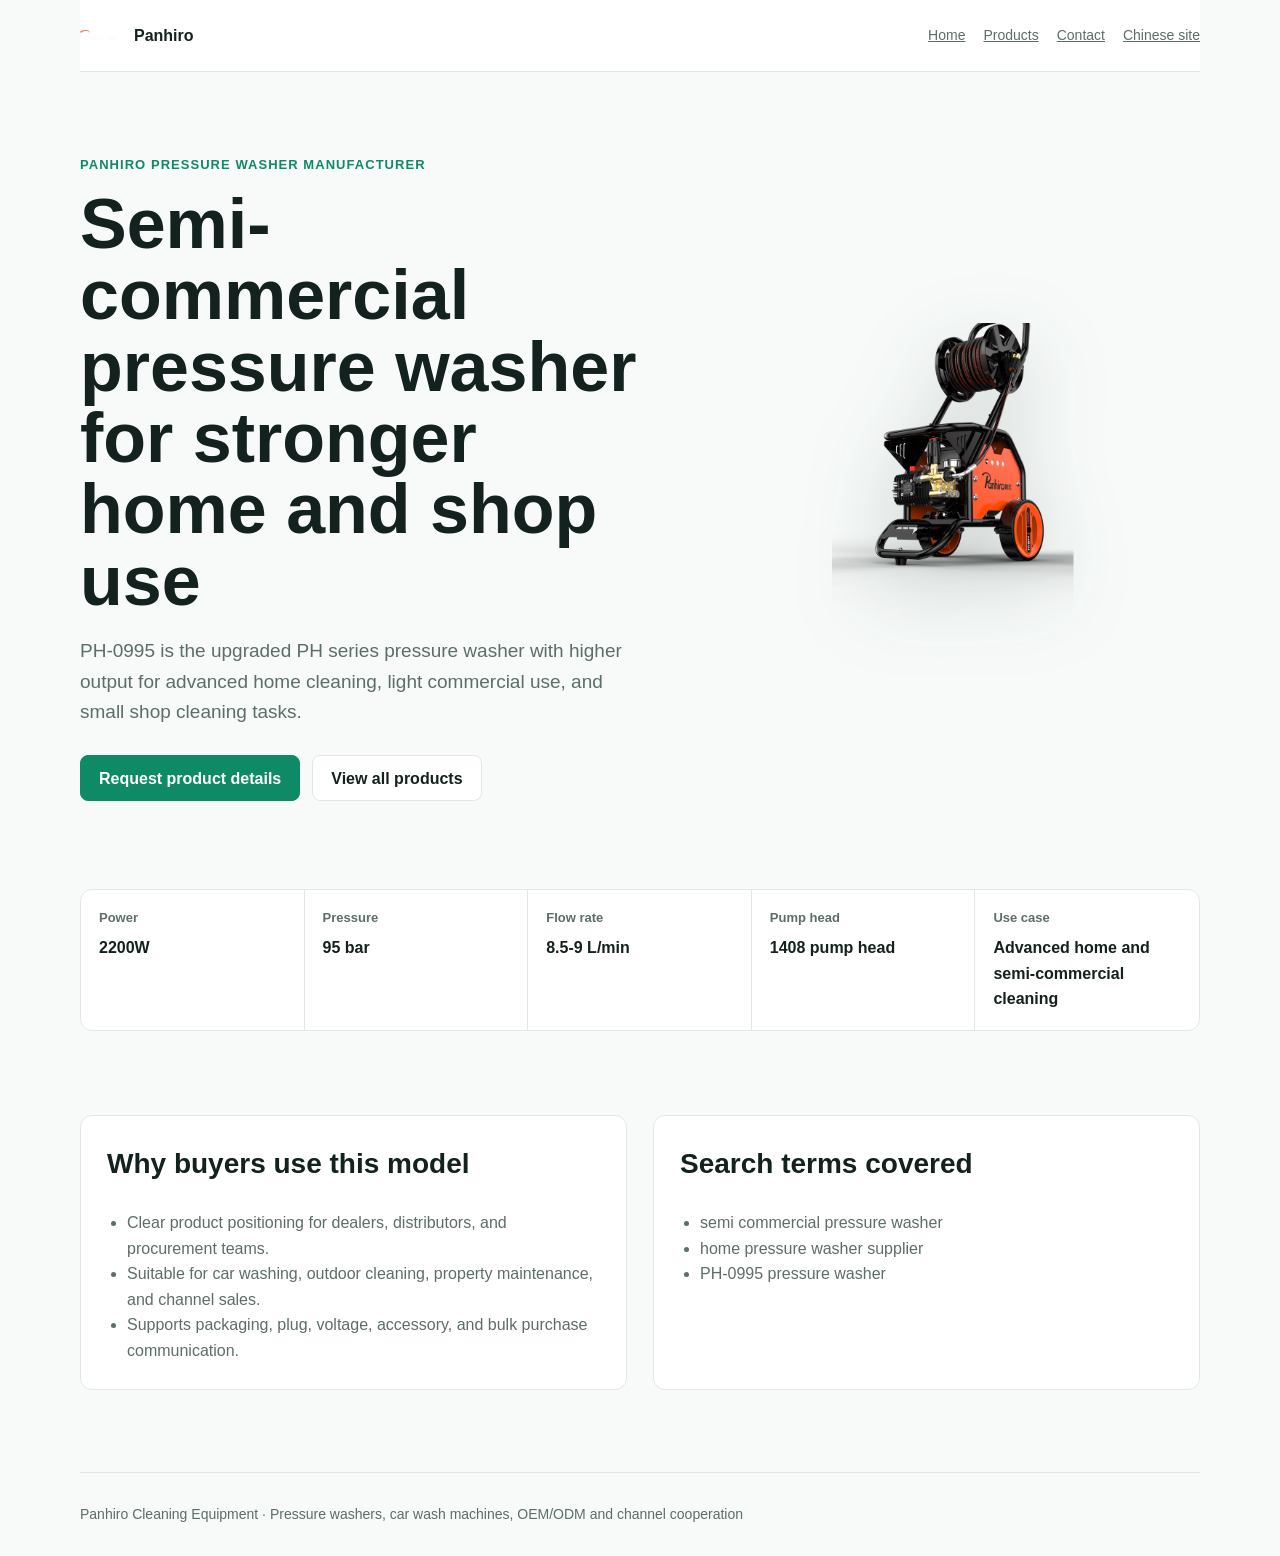
<file: en/products/ph-0995-semi-commercial-pressure-washer/index.html>
<!doctype html>
<html lang="en">
  <head>
    <meta charset="UTF-8" />
    <meta name="viewport" content="width=device-width, initial-scale=1.0" />
    <title>PH-0995 Semi Commercial Pressure Washer | Panhiro Pressure Washer Manufacturer</title>
    <meta name="description" content="PH-0995 is the upgraded PH series pressure washer with higher output for advanced home cleaning, light commercial use, and small shop cleaning tasks." />
    <link rel="canonical" href="https://www.panhiro.top/en/products/ph-0995-semi-commercial-pressure-washer/" />
    <link rel="alternate" hreflang="en" href="https://www.panhiro.top/en/products/ph-0995-semi-commercial-pressure-washer/" />
    <link rel="alternate" hreflang="zh-CN" href="https://www.panhiro.top/" />
    <link rel="alternate" hreflang="x-default" href="https://www.panhiro.top/en/" />
    <meta property="og:type" content="website" />
    <meta property="og:site_name" content="Panhiro Cleaning Equipment" />
    <meta property="og:title" content="PH-0995 Semi Commercial Pressure Washer | Panhiro Pressure Washer Manufacturer" />
    <meta property="og:description" content="PH-0995 is the upgraded PH series pressure washer with higher output for advanced home cleaning, light commercial use, and small shop cleaning tasks." />
    <meta property="og:url" content="https://www.panhiro.top/en/products/ph-0995-semi-commercial-pressure-washer/" />
    <meta property="og:image" content="https://www.panhiro.top/assets/ph-0995-card.png" />
    <meta name="twitter:card" content="summary_large_image" />
    <meta name="twitter:title" content="PH-0995 Semi Commercial Pressure Washer | Panhiro Pressure Washer Manufacturer" />
    <meta name="twitter:description" content="PH-0995 is the upgraded PH series pressure washer with higher output for advanced home cleaning, light commercial use, and small shop cleaning tasks." />
    <meta name="twitter:image" content="https://www.panhiro.top/assets/ph-0995-card.png" />
    <link rel="icon" href="/favicon.ico" sizes="any" />
    <style>
    :root { color-scheme: light; --ink:#13211f; --muted:#5d6d68; --line:#dfe8e5; --brand:#0f8a67; --accent:#f0832e; --bg:#f7faf8; }
    * { box-sizing: border-box; }
    body { margin:0; font-family: Inter, Arial, Helvetica, sans-serif; color:var(--ink); background:var(--bg); line-height:1.6; }
    a { color:inherit; }
    .wrap { width:min(1120px, calc(100% - 40px)); margin:0 auto; }
    .nav { min-height:72px; display:flex; align-items:center; justify-content:space-between; gap:24px; border-bottom:1px solid var(--line); background:#fff; }
    .brand { display:flex; align-items:center; gap:12px; font-weight:800; text-decoration:none; }
    .brand img { width:42px; height:42px; object-fit:contain; }
    .nav-links { display:flex; gap:18px; flex-wrap:wrap; font-size:14px; color:var(--muted); }
    .hero { padding:70px 0 46px; }
    .eyebrow { color:var(--brand); font-weight:800; text-transform:uppercase; letter-spacing:.08em; font-size:13px; }
    h1 { margin:10px 0 18px; max-width:840px; font-size:clamp(36px, 6vw, 70px); line-height:1.02; letter-spacing:0; }
    .lead { max-width:760px; color:var(--muted); font-size:19px; }
    .hero-grid { display:grid; grid-template-columns:1.05fr .95fr; gap:48px; align-items:center; }
    .product-img { width:100%; max-height:520px; object-fit:contain; filter:drop-shadow(0 28px 42px rgba(21,48,44,.18)); }
    .actions { display:flex; gap:12px; flex-wrap:wrap; margin-top:28px; }
    .btn { display:inline-flex; align-items:center; justify-content:center; min-height:46px; padding:0 18px; border-radius:8px; text-decoration:none; font-weight:800; border:1px solid var(--line); background:#fff; }
    .btn.primary { background:var(--brand); color:#fff; border-color:var(--brand); }
    .section { padding:42px 0; }
    .specs { display:grid; grid-template-columns:repeat(5, 1fr); border:1px solid var(--line); background:#fff; border-radius:12px; overflow:hidden; }
    .spec { padding:18px; border-right:1px solid var(--line); }
    .spec:last-child { border-right:0; }
    .spec b { display:block; font-size:13px; color:var(--muted); }
    .spec span { display:block; margin-top:6px; font-weight:800; }
    .content-grid { display:grid; grid-template-columns:1fr 1fr; gap:26px; }
    .panel { padding:26px; background:#fff; border:1px solid var(--line); border-radius:12px; }
    .panel h2 { margin-top:0; font-size:28px; }
    .list { margin:0; padding-left:20px; color:var(--muted); }
    .footer { margin-top:40px; padding:30px 0; border-top:1px solid var(--line); color:var(--muted); font-size:14px; }
    @media (max-width: 820px) { .hero-grid, .content-grid { grid-template-columns:1fr; } .specs { grid-template-columns:1fr; } .spec { border-right:0; border-bottom:1px solid var(--line); } .spec:last-child { border-bottom:0; } }
  </style>
    <script type="application/ld+json">[
  {
    "@context": "https://schema.org",
    "@type": "Organization",
    "name": "Panhiro Cleaning Equipment",
    "alternateName": "Taizhou Panhong Electromechanical Co., Ltd.",
    "url": "https://www.panhiro.top",
    "logo": "https://www.panhiro.top/assets/panhiro-logo-hd.png",
    "contactPoint": {
      "@type": "ContactPoint",
      "telephone": "+86-13197228342",
      "contactType": "sales",
      "areaServed": "Worldwide",
      "availableLanguage": [
        "Chinese",
        "English"
      ]
    }
  },
  {
    "@context": "https://schema.org",
    "@type": "Product",
    "name": "PH-0995 Semi Commercial Pressure Washer",
    "model": "PH-0995",
    "brand": {
      "@type": "Brand",
      "name": "Panhiro"
    },
    "manufacturer": {
      "@type": "Organization",
      "name": "Taizhou Panhong Electromechanical Co., Ltd."
    },
    "image": "https://www.panhiro.top/assets/ph-0995-card.png",
    "description": "PH-0995 is the upgraded PH series pressure washer with higher output for advanced home cleaning, light commercial use, and small shop cleaning tasks.",
    "category": "Pressure washer",
    "additionalProperty": [
      {
        "@type": "PropertyValue",
        "name": "Power",
        "value": "2200W"
      },
      {
        "@type": "PropertyValue",
        "name": "Pressure",
        "value": "95 bar"
      },
      {
        "@type": "PropertyValue",
        "name": "Flow rate",
        "value": "8.5-9 L/min"
      },
      {
        "@type": "PropertyValue",
        "name": "Pump head",
        "value": "1408 pump head"
      },
      {
        "@type": "PropertyValue",
        "name": "Use case",
        "value": "Advanced home and semi-commercial cleaning"
      }
    ]
  },
  {
    "@context": "https://schema.org",
    "@type": "BreadcrumbList",
    "itemListElement": [
      {
        "@type": "ListItem",
        "position": 1,
        "name": "Home",
        "item": "https://www.panhiro.top/en/"
      },
      {
        "@type": "ListItem",
        "position": 2,
        "name": "Products",
        "item": "https://www.panhiro.top/en/#products"
      },
      {
        "@type": "ListItem",
        "position": 3,
        "name": "PH-0995 Semi Commercial Pressure Washer",
        "item": "https://www.panhiro.top/en/products/ph-0995-semi-commercial-pressure-washer/"
      }
    ]
  }
]</script>
  </head>
  <body>
    <header class="nav wrap">
      <a class="brand" href="/en/"><img src="/assets/panhiro-logo-hd.png" alt="Panhiro logo" width="42" height="42" /><span>Panhiro</span></a>
      <nav class="nav-links" aria-label="Main navigation">
        <a href="/en/">Home</a>
        <a href="/en/#products">Products</a>
        <a href="/en/#contact">Contact</a>
        <a href="/">Chinese site</a>
      </nav>
    </header>
    <main>
      <section class="hero wrap">
        <div class="hero-grid">
          <div>
            <p class="eyebrow">Panhiro pressure washer manufacturer</p>
            <h1>Semi-commercial pressure washer for stronger home and shop use</h1>
            <p class="lead">PH-0995 is the upgraded PH series pressure washer with higher output for advanced home cleaning, light commercial use, and small shop cleaning tasks.</p>
            <div class="actions">
              <a class="btn primary" href="/en/#contact">Request product details</a>
              <a class="btn" href="/en/#products">View all products</a>
            </div>
          </div>
          <img class="product-img" src="/assets/ph-0995-card.png" alt="PH-0995 Semi Commercial Pressure Washer" loading="eager" decoding="async" />
        </div>
      </section>
      <section class="section wrap">
        <div class="specs">
          <div class="spec"><b>Power</b><span>2200W</span></div><div class="spec"><b>Pressure</b><span>95 bar</span></div><div class="spec"><b>Flow rate</b><span>8.5-9 L/min</span></div><div class="spec"><b>Pump head</b><span>1408 pump head</span></div><div class="spec"><b>Use case</b><span>Advanced home and semi-commercial cleaning</span></div>
        </div>
      </section>
      <section class="section wrap content-grid">
        <article class="panel">
          <h2>Why buyers use this model</h2>
          <ul class="list">
            <li>Clear product positioning for dealers, distributors, and procurement teams.</li>
            <li>Suitable for car washing, outdoor cleaning, property maintenance, and channel sales.</li>
            <li>Supports packaging, plug, voltage, accessory, and bulk purchase communication.</li>
          </ul>
        </article>
        <article class="panel">
          <h2>Search terms covered</h2>
          <ul class="list">
            <li>semi commercial pressure washer</li><li>home pressure washer supplier</li><li>PH-0995 pressure washer</li>
          </ul>
        </article>
      </section>
    </main>
    <footer class="footer wrap">Panhiro Cleaning Equipment · Pressure washers, car wash machines, OEM/ODM and channel cooperation</footer>
  </body>
</html>
</file>
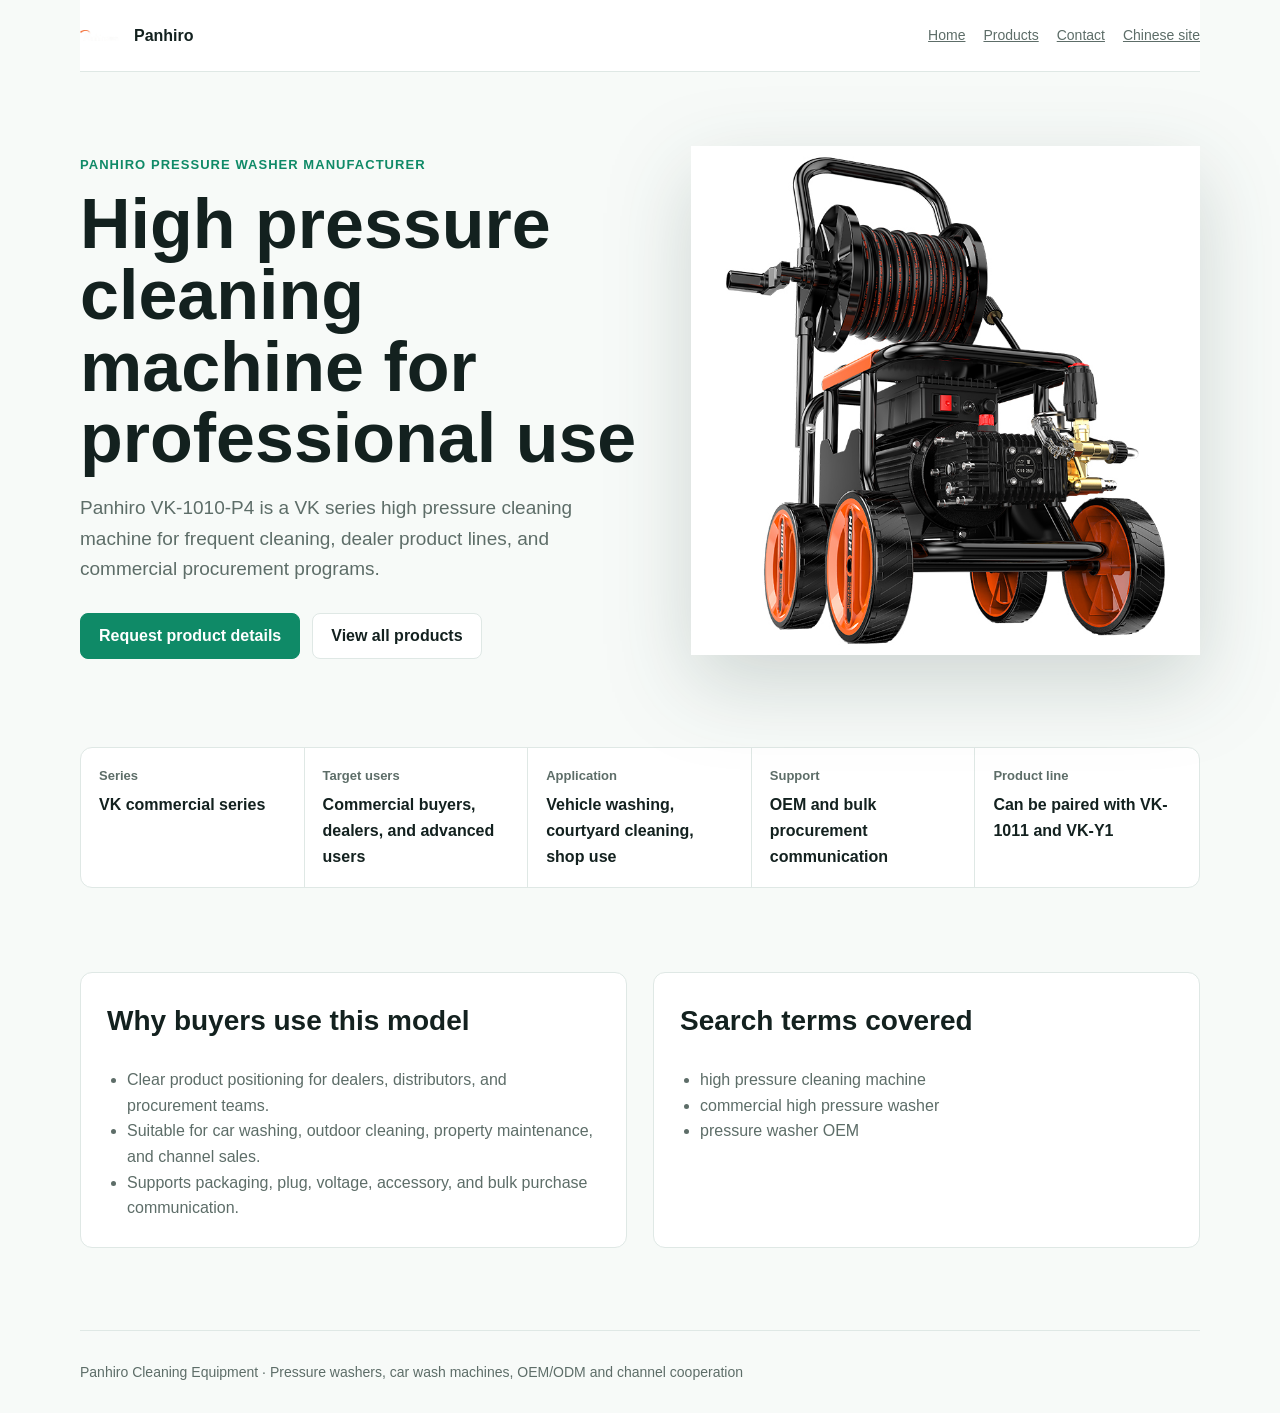
<file: en/products/vk-1010-p4-high-pressure-cleaning-machine/index.html>
<!doctype html>
<html lang="en">
  <head>
    <meta charset="UTF-8" />
    <meta name="viewport" content="width=device-width, initial-scale=1.0" />
    <title>VK-1010-P4 High Pressure Cleaning Machine | Panhiro Pressure Washer Manufacturer</title>
    <meta name="description" content="Panhiro VK-1010-P4 is a VK series high pressure cleaning machine for frequent cleaning, dealer product lines, and commercial procurement programs." />
    <link rel="canonical" href="https://www.panhiro.top/en/products/vk-1010-p4-high-pressure-cleaning-machine/" />
    <link rel="alternate" hreflang="en" href="https://www.panhiro.top/en/products/vk-1010-p4-high-pressure-cleaning-machine/" />
    <link rel="alternate" hreflang="zh-CN" href="https://www.panhiro.top/" />
    <link rel="alternate" hreflang="x-default" href="https://www.panhiro.top/en/" />
    <meta property="og:type" content="website" />
    <meta property="og:site_name" content="Panhiro Cleaning Equipment" />
    <meta property="og:title" content="VK-1010-P4 High Pressure Cleaning Machine | Panhiro Pressure Washer Manufacturer" />
    <meta property="og:description" content="Panhiro VK-1010-P4 is a VK series high pressure cleaning machine for frequent cleaning, dealer product lines, and commercial procurement programs." />
    <meta property="og:url" content="https://www.panhiro.top/en/products/vk-1010-p4-high-pressure-cleaning-machine/" />
    <meta property="og:image" content="https://www.panhiro.top/assets/vk-1011-source-02.jpg" />
    <meta name="twitter:card" content="summary_large_image" />
    <meta name="twitter:title" content="VK-1010-P4 High Pressure Cleaning Machine | Panhiro Pressure Washer Manufacturer" />
    <meta name="twitter:description" content="Panhiro VK-1010-P4 is a VK series high pressure cleaning machine for frequent cleaning, dealer product lines, and commercial procurement programs." />
    <meta name="twitter:image" content="https://www.panhiro.top/assets/vk-1011-source-02.jpg" />
    <link rel="icon" href="/favicon.ico" sizes="any" />
    <style>
    :root { color-scheme: light; --ink:#13211f; --muted:#5d6d68; --line:#dfe8e5; --brand:#0f8a67; --accent:#f0832e; --bg:#f7faf8; }
    * { box-sizing: border-box; }
    body { margin:0; font-family: Inter, Arial, Helvetica, sans-serif; color:var(--ink); background:var(--bg); line-height:1.6; }
    a { color:inherit; }
    .wrap { width:min(1120px, calc(100% - 40px)); margin:0 auto; }
    .nav { min-height:72px; display:flex; align-items:center; justify-content:space-between; gap:24px; border-bottom:1px solid var(--line); background:#fff; }
    .brand { display:flex; align-items:center; gap:12px; font-weight:800; text-decoration:none; }
    .brand img { width:42px; height:42px; object-fit:contain; }
    .nav-links { display:flex; gap:18px; flex-wrap:wrap; font-size:14px; color:var(--muted); }
    .hero { padding:70px 0 46px; }
    .eyebrow { color:var(--brand); font-weight:800; text-transform:uppercase; letter-spacing:.08em; font-size:13px; }
    h1 { margin:10px 0 18px; max-width:840px; font-size:clamp(36px, 6vw, 70px); line-height:1.02; letter-spacing:0; }
    .lead { max-width:760px; color:var(--muted); font-size:19px; }
    .hero-grid { display:grid; grid-template-columns:1.05fr .95fr; gap:48px; align-items:center; }
    .product-img { width:100%; max-height:520px; object-fit:contain; filter:drop-shadow(0 28px 42px rgba(21,48,44,.18)); }
    .actions { display:flex; gap:12px; flex-wrap:wrap; margin-top:28px; }
    .btn { display:inline-flex; align-items:center; justify-content:center; min-height:46px; padding:0 18px; border-radius:8px; text-decoration:none; font-weight:800; border:1px solid var(--line); background:#fff; }
    .btn.primary { background:var(--brand); color:#fff; border-color:var(--brand); }
    .section { padding:42px 0; }
    .specs { display:grid; grid-template-columns:repeat(5, 1fr); border:1px solid var(--line); background:#fff; border-radius:12px; overflow:hidden; }
    .spec { padding:18px; border-right:1px solid var(--line); }
    .spec:last-child { border-right:0; }
    .spec b { display:block; font-size:13px; color:var(--muted); }
    .spec span { display:block; margin-top:6px; font-weight:800; }
    .content-grid { display:grid; grid-template-columns:1fr 1fr; gap:26px; }
    .panel { padding:26px; background:#fff; border:1px solid var(--line); border-radius:12px; }
    .panel h2 { margin-top:0; font-size:28px; }
    .list { margin:0; padding-left:20px; color:var(--muted); }
    .footer { margin-top:40px; padding:30px 0; border-top:1px solid var(--line); color:var(--muted); font-size:14px; }
    @media (max-width: 820px) { .hero-grid, .content-grid { grid-template-columns:1fr; } .specs { grid-template-columns:1fr; } .spec { border-right:0; border-bottom:1px solid var(--line); } .spec:last-child { border-bottom:0; } }
  </style>
    <script type="application/ld+json">[
  {
    "@context": "https://schema.org",
    "@type": "Organization",
    "name": "Panhiro Cleaning Equipment",
    "alternateName": "Taizhou Panhong Electromechanical Co., Ltd.",
    "url": "https://www.panhiro.top",
    "logo": "https://www.panhiro.top/assets/panhiro-logo-hd.png",
    "contactPoint": {
      "@type": "ContactPoint",
      "telephone": "+86-13197228342",
      "contactType": "sales",
      "areaServed": "Worldwide",
      "availableLanguage": [
        "Chinese",
        "English"
      ]
    }
  },
  {
    "@context": "https://schema.org",
    "@type": "Product",
    "name": "VK-1010-P4 High Pressure Cleaning Machine",
    "model": "VK-1010-P4",
    "brand": {
      "@type": "Brand",
      "name": "Panhiro"
    },
    "manufacturer": {
      "@type": "Organization",
      "name": "Taizhou Panhong Electromechanical Co., Ltd."
    },
    "image": "https://www.panhiro.top/assets/vk-1011-source-02.jpg",
    "description": "Panhiro VK-1010-P4 is a VK series high pressure cleaning machine for frequent cleaning, dealer product lines, and commercial procurement programs.",
    "category": "Pressure washer",
    "additionalProperty": [
      {
        "@type": "PropertyValue",
        "name": "Series",
        "value": "VK commercial series"
      },
      {
        "@type": "PropertyValue",
        "name": "Target users",
        "value": "Commercial buyers, dealers, and advanced users"
      },
      {
        "@type": "PropertyValue",
        "name": "Application",
        "value": "Vehicle washing, courtyard cleaning, shop use"
      },
      {
        "@type": "PropertyValue",
        "name": "Support",
        "value": "OEM and bulk procurement communication"
      },
      {
        "@type": "PropertyValue",
        "name": "Product line",
        "value": "Can be paired with VK-1011 and VK-Y1"
      }
    ]
  },
  {
    "@context": "https://schema.org",
    "@type": "BreadcrumbList",
    "itemListElement": [
      {
        "@type": "ListItem",
        "position": 1,
        "name": "Home",
        "item": "https://www.panhiro.top/en/"
      },
      {
        "@type": "ListItem",
        "position": 2,
        "name": "Products",
        "item": "https://www.panhiro.top/en/#products"
      },
      {
        "@type": "ListItem",
        "position": 3,
        "name": "VK-1010-P4 High Pressure Cleaning Machine",
        "item": "https://www.panhiro.top/en/products/vk-1010-p4-high-pressure-cleaning-machine/"
      }
    ]
  }
]</script>
  </head>
  <body>
    <header class="nav wrap">
      <a class="brand" href="/en/"><img src="/assets/panhiro-logo-hd.png" alt="Panhiro logo" width="42" height="42" /><span>Panhiro</span></a>
      <nav class="nav-links" aria-label="Main navigation">
        <a href="/en/">Home</a>
        <a href="/en/#products">Products</a>
        <a href="/en/#contact">Contact</a>
        <a href="/">Chinese site</a>
      </nav>
    </header>
    <main>
      <section class="hero wrap">
        <div class="hero-grid">
          <div>
            <p class="eyebrow">Panhiro pressure washer manufacturer</p>
            <h1>High pressure cleaning machine for professional use</h1>
            <p class="lead">Panhiro VK-1010-P4 is a VK series high pressure cleaning machine for frequent cleaning, dealer product lines, and commercial procurement programs.</p>
            <div class="actions">
              <a class="btn primary" href="/en/#contact">Request product details</a>
              <a class="btn" href="/en/#products">View all products</a>
            </div>
          </div>
          <img class="product-img" src="/assets/vk-1011-source-02.jpg" alt="VK-1010-P4 High Pressure Cleaning Machine" loading="eager" decoding="async" />
        </div>
      </section>
      <section class="section wrap">
        <div class="specs">
          <div class="spec"><b>Series</b><span>VK commercial series</span></div><div class="spec"><b>Target users</b><span>Commercial buyers, dealers, and advanced users</span></div><div class="spec"><b>Application</b><span>Vehicle washing, courtyard cleaning, shop use</span></div><div class="spec"><b>Support</b><span>OEM and bulk procurement communication</span></div><div class="spec"><b>Product line</b><span>Can be paired with VK-1011 and VK-Y1</span></div>
        </div>
      </section>
      <section class="section wrap content-grid">
        <article class="panel">
          <h2>Why buyers use this model</h2>
          <ul class="list">
            <li>Clear product positioning for dealers, distributors, and procurement teams.</li>
            <li>Suitable for car washing, outdoor cleaning, property maintenance, and channel sales.</li>
            <li>Supports packaging, plug, voltage, accessory, and bulk purchase communication.</li>
          </ul>
        </article>
        <article class="panel">
          <h2>Search terms covered</h2>
          <ul class="list">
            <li>high pressure cleaning machine</li><li>commercial high pressure washer</li><li>pressure washer OEM</li>
          </ul>
        </article>
      </section>
    </main>
    <footer class="footer wrap">Panhiro Cleaning Equipment · Pressure washers, car wash machines, OEM/ODM and channel cooperation</footer>
  </body>
</html>
</file>
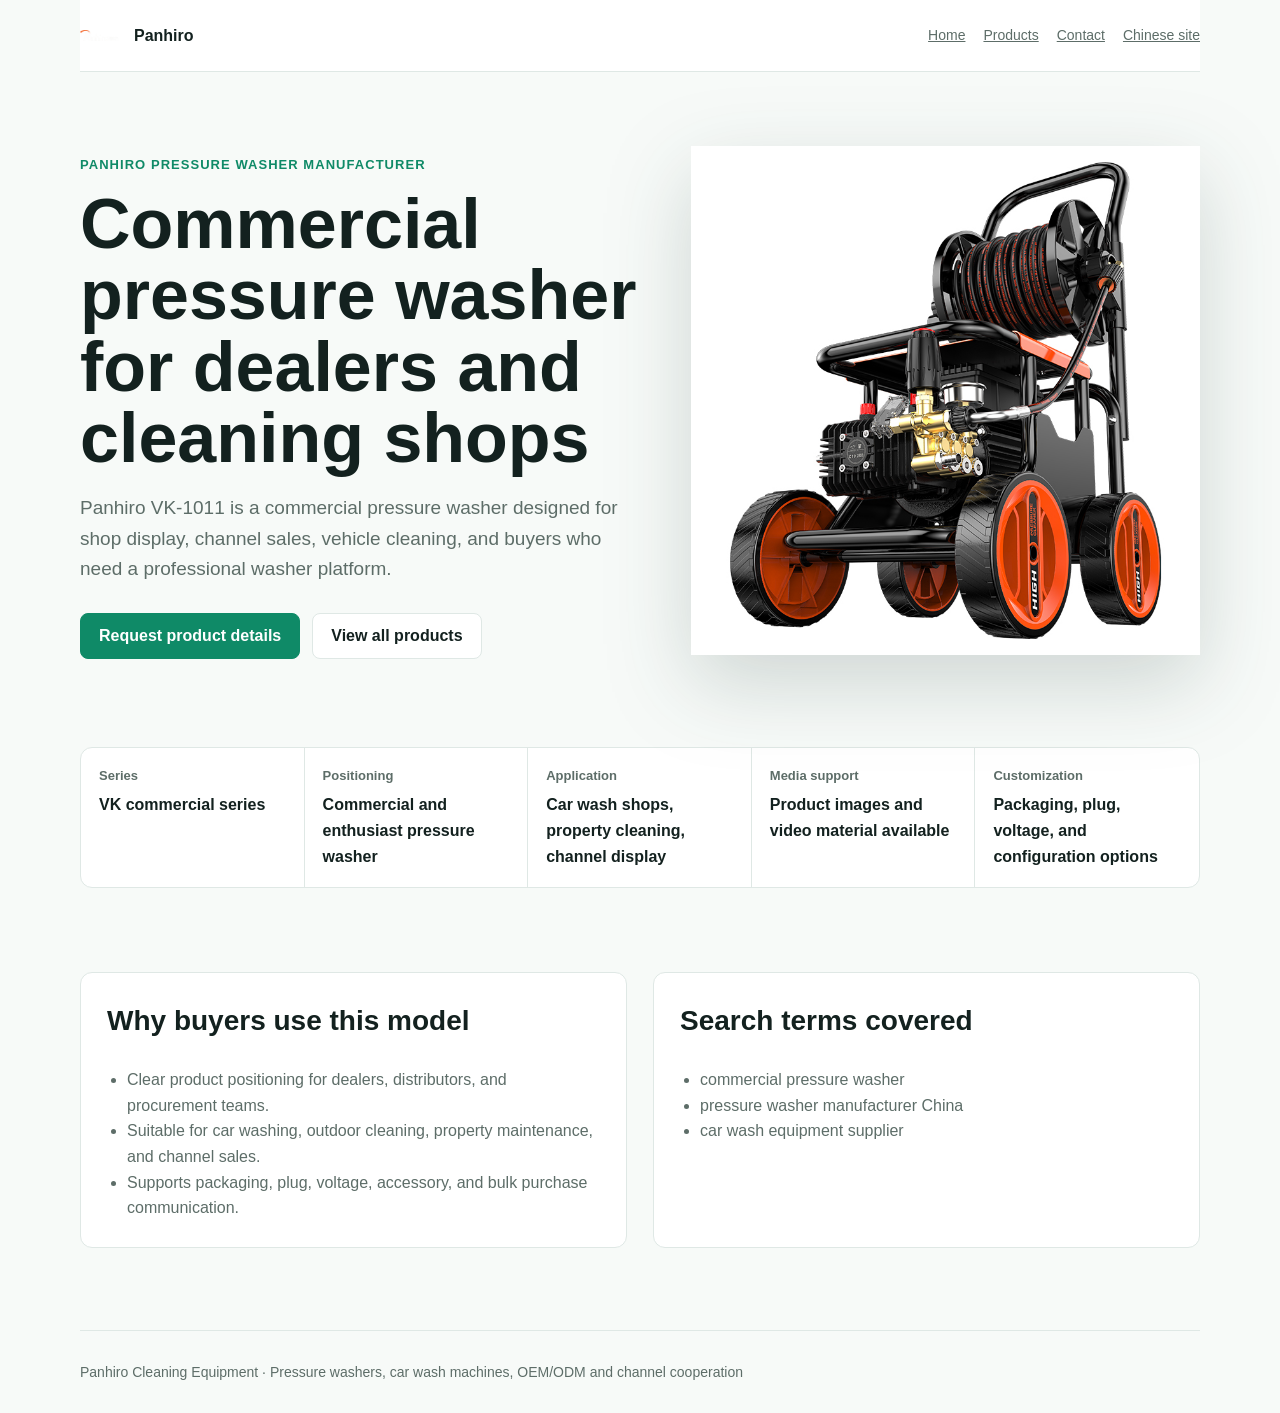
<file: en/products/vk-1011-commercial-pressure-washer/index.html>
<!doctype html>
<html lang="en">
  <head>
    <meta charset="UTF-8" />
    <meta name="viewport" content="width=device-width, initial-scale=1.0" />
    <title>VK-1011 Commercial Pressure Washer | Panhiro Pressure Washer Manufacturer</title>
    <meta name="description" content="Panhiro VK-1011 is a commercial pressure washer designed for shop display, channel sales, vehicle cleaning, and buyers who need a professional washer platform." />
    <link rel="canonical" href="https://www.panhiro.top/en/products/vk-1011-commercial-pressure-washer/" />
    <link rel="alternate" hreflang="en" href="https://www.panhiro.top/en/products/vk-1011-commercial-pressure-washer/" />
    <link rel="alternate" hreflang="zh-CN" href="https://www.panhiro.top/" />
    <link rel="alternate" hreflang="x-default" href="https://www.panhiro.top/en/" />
    <meta property="og:type" content="website" />
    <meta property="og:site_name" content="Panhiro Cleaning Equipment" />
    <meta property="og:title" content="VK-1011 Commercial Pressure Washer | Panhiro Pressure Washer Manufacturer" />
    <meta property="og:description" content="Panhiro VK-1011 is a commercial pressure washer designed for shop display, channel sales, vehicle cleaning, and buyers who need a professional washer platform." />
    <meta property="og:url" content="https://www.panhiro.top/en/products/vk-1011-commercial-pressure-washer/" />
    <meta property="og:image" content="https://www.panhiro.top/assets/vk-1011-source-01.jpg" />
    <meta name="twitter:card" content="summary_large_image" />
    <meta name="twitter:title" content="VK-1011 Commercial Pressure Washer | Panhiro Pressure Washer Manufacturer" />
    <meta name="twitter:description" content="Panhiro VK-1011 is a commercial pressure washer designed for shop display, channel sales, vehicle cleaning, and buyers who need a professional washer platform." />
    <meta name="twitter:image" content="https://www.panhiro.top/assets/vk-1011-source-01.jpg" />
    <link rel="icon" href="/favicon.ico" sizes="any" />
    <style>
    :root { color-scheme: light; --ink:#13211f; --muted:#5d6d68; --line:#dfe8e5; --brand:#0f8a67; --accent:#f0832e; --bg:#f7faf8; }
    * { box-sizing: border-box; }
    body { margin:0; font-family: Inter, Arial, Helvetica, sans-serif; color:var(--ink); background:var(--bg); line-height:1.6; }
    a { color:inherit; }
    .wrap { width:min(1120px, calc(100% - 40px)); margin:0 auto; }
    .nav { min-height:72px; display:flex; align-items:center; justify-content:space-between; gap:24px; border-bottom:1px solid var(--line); background:#fff; }
    .brand { display:flex; align-items:center; gap:12px; font-weight:800; text-decoration:none; }
    .brand img { width:42px; height:42px; object-fit:contain; }
    .nav-links { display:flex; gap:18px; flex-wrap:wrap; font-size:14px; color:var(--muted); }
    .hero { padding:70px 0 46px; }
    .eyebrow { color:var(--brand); font-weight:800; text-transform:uppercase; letter-spacing:.08em; font-size:13px; }
    h1 { margin:10px 0 18px; max-width:840px; font-size:clamp(36px, 6vw, 70px); line-height:1.02; letter-spacing:0; }
    .lead { max-width:760px; color:var(--muted); font-size:19px; }
    .hero-grid { display:grid; grid-template-columns:1.05fr .95fr; gap:48px; align-items:center; }
    .product-img { width:100%; max-height:520px; object-fit:contain; filter:drop-shadow(0 28px 42px rgba(21,48,44,.18)); }
    .actions { display:flex; gap:12px; flex-wrap:wrap; margin-top:28px; }
    .btn { display:inline-flex; align-items:center; justify-content:center; min-height:46px; padding:0 18px; border-radius:8px; text-decoration:none; font-weight:800; border:1px solid var(--line); background:#fff; }
    .btn.primary { background:var(--brand); color:#fff; border-color:var(--brand); }
    .section { padding:42px 0; }
    .specs { display:grid; grid-template-columns:repeat(5, 1fr); border:1px solid var(--line); background:#fff; border-radius:12px; overflow:hidden; }
    .spec { padding:18px; border-right:1px solid var(--line); }
    .spec:last-child { border-right:0; }
    .spec b { display:block; font-size:13px; color:var(--muted); }
    .spec span { display:block; margin-top:6px; font-weight:800; }
    .content-grid { display:grid; grid-template-columns:1fr 1fr; gap:26px; }
    .panel { padding:26px; background:#fff; border:1px solid var(--line); border-radius:12px; }
    .panel h2 { margin-top:0; font-size:28px; }
    .list { margin:0; padding-left:20px; color:var(--muted); }
    .footer { margin-top:40px; padding:30px 0; border-top:1px solid var(--line); color:var(--muted); font-size:14px; }
    @media (max-width: 820px) { .hero-grid, .content-grid { grid-template-columns:1fr; } .specs { grid-template-columns:1fr; } .spec { border-right:0; border-bottom:1px solid var(--line); } .spec:last-child { border-bottom:0; } }
  </style>
    <script type="application/ld+json">[
  {
    "@context": "https://schema.org",
    "@type": "Organization",
    "name": "Panhiro Cleaning Equipment",
    "alternateName": "Taizhou Panhong Electromechanical Co., Ltd.",
    "url": "https://www.panhiro.top",
    "logo": "https://www.panhiro.top/assets/panhiro-logo-hd.png",
    "contactPoint": {
      "@type": "ContactPoint",
      "telephone": "+86-13197228342",
      "contactType": "sales",
      "areaServed": "Worldwide",
      "availableLanguage": [
        "Chinese",
        "English"
      ]
    }
  },
  {
    "@context": "https://schema.org",
    "@type": "Product",
    "name": "VK-1011 Commercial Pressure Washer",
    "model": "VK-1011",
    "brand": {
      "@type": "Brand",
      "name": "Panhiro"
    },
    "manufacturer": {
      "@type": "Organization",
      "name": "Taizhou Panhong Electromechanical Co., Ltd."
    },
    "image": "https://www.panhiro.top/assets/vk-1011-source-01.jpg",
    "description": "Panhiro VK-1011 is a commercial pressure washer designed for shop display, channel sales, vehicle cleaning, and buyers who need a professional washer platform.",
    "category": "Pressure washer",
    "additionalProperty": [
      {
        "@type": "PropertyValue",
        "name": "Series",
        "value": "VK commercial series"
      },
      {
        "@type": "PropertyValue",
        "name": "Positioning",
        "value": "Commercial and enthusiast pressure washer"
      },
      {
        "@type": "PropertyValue",
        "name": "Application",
        "value": "Car wash shops, property cleaning, channel display"
      },
      {
        "@type": "PropertyValue",
        "name": "Media support",
        "value": "Product images and video material available"
      },
      {
        "@type": "PropertyValue",
        "name": "Customization",
        "value": "Packaging, plug, voltage, and configuration options"
      }
    ]
  },
  {
    "@context": "https://schema.org",
    "@type": "BreadcrumbList",
    "itemListElement": [
      {
        "@type": "ListItem",
        "position": 1,
        "name": "Home",
        "item": "https://www.panhiro.top/en/"
      },
      {
        "@type": "ListItem",
        "position": 2,
        "name": "Products",
        "item": "https://www.panhiro.top/en/#products"
      },
      {
        "@type": "ListItem",
        "position": 3,
        "name": "VK-1011 Commercial Pressure Washer",
        "item": "https://www.panhiro.top/en/products/vk-1011-commercial-pressure-washer/"
      }
    ]
  }
]</script>
  </head>
  <body>
    <header class="nav wrap">
      <a class="brand" href="/en/"><img src="/assets/panhiro-logo-hd.png" alt="Panhiro logo" width="42" height="42" /><span>Panhiro</span></a>
      <nav class="nav-links" aria-label="Main navigation">
        <a href="/en/">Home</a>
        <a href="/en/#products">Products</a>
        <a href="/en/#contact">Contact</a>
        <a href="/">Chinese site</a>
      </nav>
    </header>
    <main>
      <section class="hero wrap">
        <div class="hero-grid">
          <div>
            <p class="eyebrow">Panhiro pressure washer manufacturer</p>
            <h1>Commercial pressure washer for dealers and cleaning shops</h1>
            <p class="lead">Panhiro VK-1011 is a commercial pressure washer designed for shop display, channel sales, vehicle cleaning, and buyers who need a professional washer platform.</p>
            <div class="actions">
              <a class="btn primary" href="/en/#contact">Request product details</a>
              <a class="btn" href="/en/#products">View all products</a>
            </div>
          </div>
          <img class="product-img" src="/assets/vk-1011-source-01.jpg" alt="VK-1011 Commercial Pressure Washer" loading="eager" decoding="async" />
        </div>
      </section>
      <section class="section wrap">
        <div class="specs">
          <div class="spec"><b>Series</b><span>VK commercial series</span></div><div class="spec"><b>Positioning</b><span>Commercial and enthusiast pressure washer</span></div><div class="spec"><b>Application</b><span>Car wash shops, property cleaning, channel display</span></div><div class="spec"><b>Media support</b><span>Product images and video material available</span></div><div class="spec"><b>Customization</b><span>Packaging, plug, voltage, and configuration options</span></div>
        </div>
      </section>
      <section class="section wrap content-grid">
        <article class="panel">
          <h2>Why buyers use this model</h2>
          <ul class="list">
            <li>Clear product positioning for dealers, distributors, and procurement teams.</li>
            <li>Suitable for car washing, outdoor cleaning, property maintenance, and channel sales.</li>
            <li>Supports packaging, plug, voltage, accessory, and bulk purchase communication.</li>
          </ul>
        </article>
        <article class="panel">
          <h2>Search terms covered</h2>
          <ul class="list">
            <li>commercial pressure washer</li><li>pressure washer manufacturer China</li><li>car wash equipment supplier</li>
          </ul>
        </article>
      </section>
    </main>
    <footer class="footer wrap">Panhiro Cleaning Equipment · Pressure washers, car wash machines, OEM/ODM and channel cooperation</footer>
  </body>
</html>
</file>
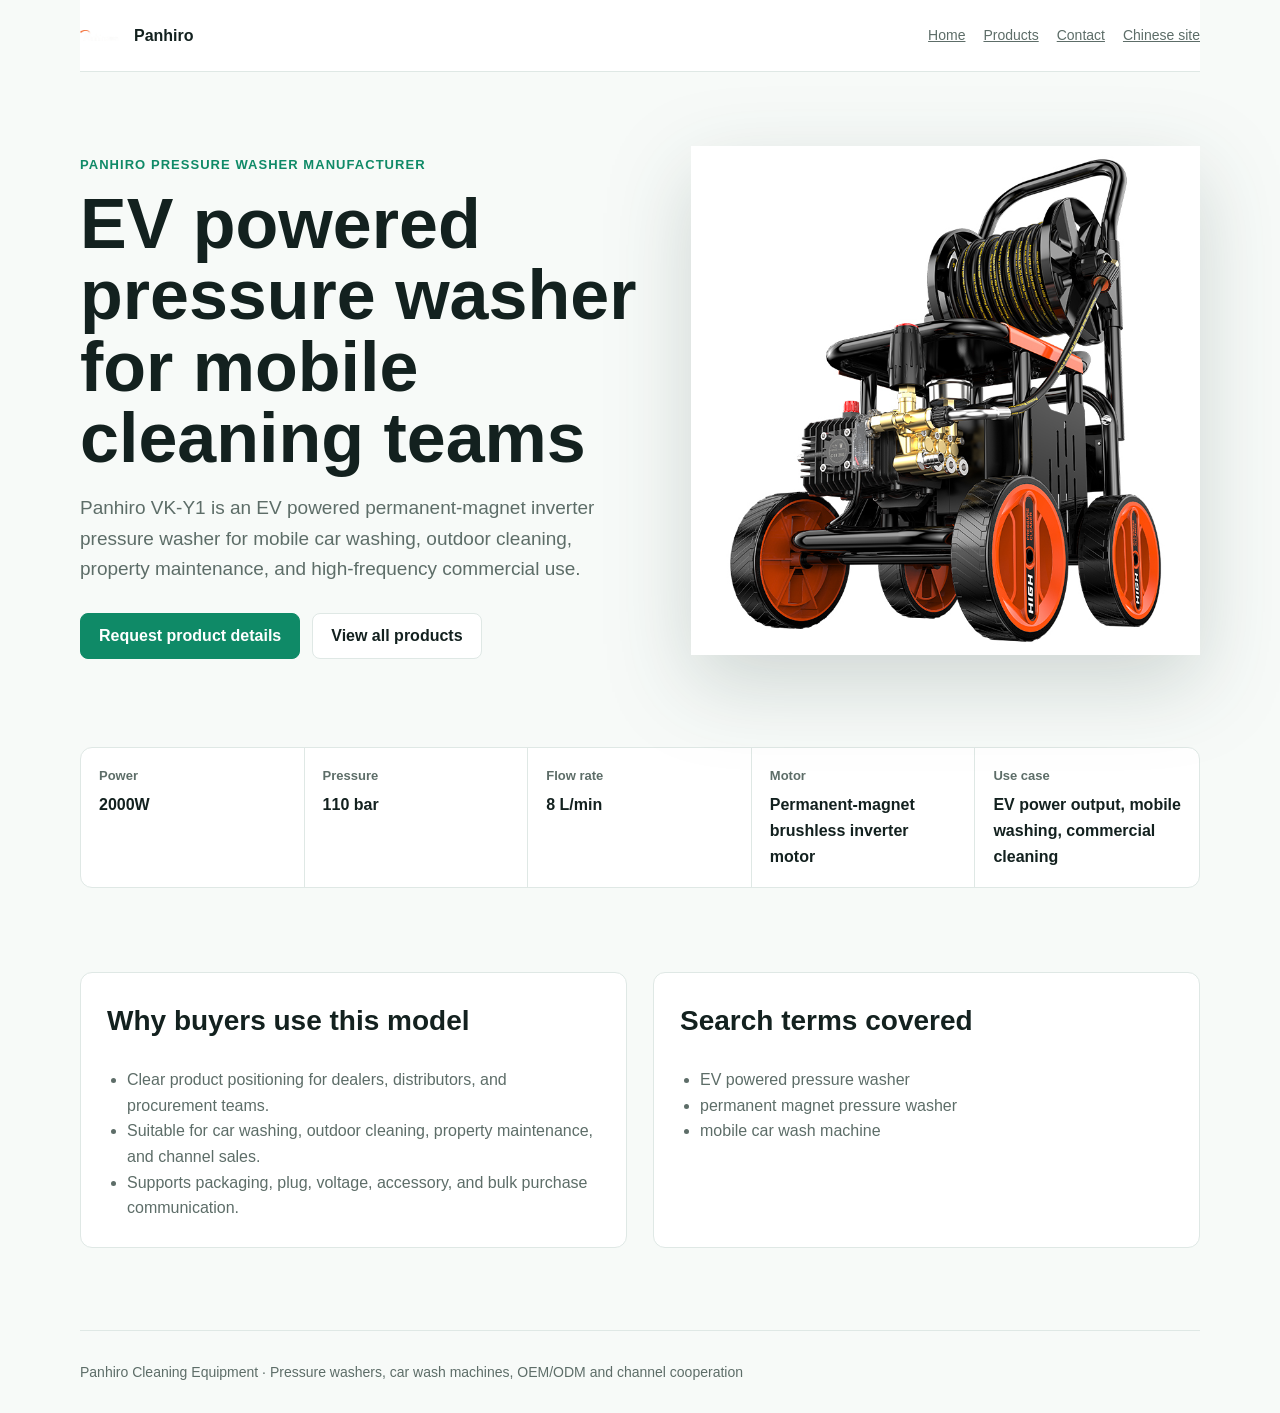
<file: en/products/vk-y1-ev-powered-pressure-washer/index.html>
<!doctype html>
<html lang="en">
  <head>
    <meta charset="UTF-8" />
    <meta name="viewport" content="width=device-width, initial-scale=1.0" />
    <title>VK-Y1 EV Powered Pressure Washer | Panhiro Pressure Washer Manufacturer</title>
    <meta name="description" content="Panhiro VK-Y1 is an EV powered permanent-magnet inverter pressure washer for mobile car washing, outdoor cleaning, property maintenance, and high-frequency commercial use." />
    <link rel="canonical" href="https://www.panhiro.top/en/products/vk-y1-ev-powered-pressure-washer/" />
    <link rel="alternate" hreflang="en" href="https://www.panhiro.top/en/products/vk-y1-ev-powered-pressure-washer/" />
    <link rel="alternate" hreflang="zh-CN" href="https://www.panhiro.top/" />
    <link rel="alternate" hreflang="x-default" href="https://www.panhiro.top/en/" />
    <meta property="og:type" content="website" />
    <meta property="og:site_name" content="Panhiro Cleaning Equipment" />
    <meta property="og:title" content="VK-Y1 EV Powered Pressure Washer | Panhiro Pressure Washer Manufacturer" />
    <meta property="og:description" content="Panhiro VK-Y1 is an EV powered permanent-magnet inverter pressure washer for mobile car washing, outdoor cleaning, property maintenance, and high-frequency commercial use." />
    <meta property="og:url" content="https://www.panhiro.top/en/products/vk-y1-ev-powered-pressure-washer/" />
    <meta property="og:image" content="https://www.panhiro.top/assets/vk-y1-01.jpg" />
    <meta name="twitter:card" content="summary_large_image" />
    <meta name="twitter:title" content="VK-Y1 EV Powered Pressure Washer | Panhiro Pressure Washer Manufacturer" />
    <meta name="twitter:description" content="Panhiro VK-Y1 is an EV powered permanent-magnet inverter pressure washer for mobile car washing, outdoor cleaning, property maintenance, and high-frequency commercial use." />
    <meta name="twitter:image" content="https://www.panhiro.top/assets/vk-y1-01.jpg" />
    <link rel="icon" href="/favicon.ico" sizes="any" />
    <style>
    :root { color-scheme: light; --ink:#13211f; --muted:#5d6d68; --line:#dfe8e5; --brand:#0f8a67; --accent:#f0832e; --bg:#f7faf8; }
    * { box-sizing: border-box; }
    body { margin:0; font-family: Inter, Arial, Helvetica, sans-serif; color:var(--ink); background:var(--bg); line-height:1.6; }
    a { color:inherit; }
    .wrap { width:min(1120px, calc(100% - 40px)); margin:0 auto; }
    .nav { min-height:72px; display:flex; align-items:center; justify-content:space-between; gap:24px; border-bottom:1px solid var(--line); background:#fff; }
    .brand { display:flex; align-items:center; gap:12px; font-weight:800; text-decoration:none; }
    .brand img { width:42px; height:42px; object-fit:contain; }
    .nav-links { display:flex; gap:18px; flex-wrap:wrap; font-size:14px; color:var(--muted); }
    .hero { padding:70px 0 46px; }
    .eyebrow { color:var(--brand); font-weight:800; text-transform:uppercase; letter-spacing:.08em; font-size:13px; }
    h1 { margin:10px 0 18px; max-width:840px; font-size:clamp(36px, 6vw, 70px); line-height:1.02; letter-spacing:0; }
    .lead { max-width:760px; color:var(--muted); font-size:19px; }
    .hero-grid { display:grid; grid-template-columns:1.05fr .95fr; gap:48px; align-items:center; }
    .product-img { width:100%; max-height:520px; object-fit:contain; filter:drop-shadow(0 28px 42px rgba(21,48,44,.18)); }
    .actions { display:flex; gap:12px; flex-wrap:wrap; margin-top:28px; }
    .btn { display:inline-flex; align-items:center; justify-content:center; min-height:46px; padding:0 18px; border-radius:8px; text-decoration:none; font-weight:800; border:1px solid var(--line); background:#fff; }
    .btn.primary { background:var(--brand); color:#fff; border-color:var(--brand); }
    .section { padding:42px 0; }
    .specs { display:grid; grid-template-columns:repeat(5, 1fr); border:1px solid var(--line); background:#fff; border-radius:12px; overflow:hidden; }
    .spec { padding:18px; border-right:1px solid var(--line); }
    .spec:last-child { border-right:0; }
    .spec b { display:block; font-size:13px; color:var(--muted); }
    .spec span { display:block; margin-top:6px; font-weight:800; }
    .content-grid { display:grid; grid-template-columns:1fr 1fr; gap:26px; }
    .panel { padding:26px; background:#fff; border:1px solid var(--line); border-radius:12px; }
    .panel h2 { margin-top:0; font-size:28px; }
    .list { margin:0; padding-left:20px; color:var(--muted); }
    .footer { margin-top:40px; padding:30px 0; border-top:1px solid var(--line); color:var(--muted); font-size:14px; }
    @media (max-width: 820px) { .hero-grid, .content-grid { grid-template-columns:1fr; } .specs { grid-template-columns:1fr; } .spec { border-right:0; border-bottom:1px solid var(--line); } .spec:last-child { border-bottom:0; } }
  </style>
    <script type="application/ld+json">[
  {
    "@context": "https://schema.org",
    "@type": "Organization",
    "name": "Panhiro Cleaning Equipment",
    "alternateName": "Taizhou Panhong Electromechanical Co., Ltd.",
    "url": "https://www.panhiro.top",
    "logo": "https://www.panhiro.top/assets/panhiro-logo-hd.png",
    "contactPoint": {
      "@type": "ContactPoint",
      "telephone": "+86-13197228342",
      "contactType": "sales",
      "areaServed": "Worldwide",
      "availableLanguage": [
        "Chinese",
        "English"
      ]
    }
  },
  {
    "@context": "https://schema.org",
    "@type": "Product",
    "name": "VK-Y1 EV Powered Pressure Washer",
    "model": "VK-Y1",
    "brand": {
      "@type": "Brand",
      "name": "Panhiro"
    },
    "manufacturer": {
      "@type": "Organization",
      "name": "Taizhou Panhong Electromechanical Co., Ltd."
    },
    "image": "https://www.panhiro.top/assets/vk-y1-01.jpg",
    "description": "Panhiro VK-Y1 is an EV powered permanent-magnet inverter pressure washer for mobile car washing, outdoor cleaning, property maintenance, and high-frequency commercial use.",
    "category": "Pressure washer",
    "additionalProperty": [
      {
        "@type": "PropertyValue",
        "name": "Power",
        "value": "2000W"
      },
      {
        "@type": "PropertyValue",
        "name": "Pressure",
        "value": "110 bar"
      },
      {
        "@type": "PropertyValue",
        "name": "Flow rate",
        "value": "8 L/min"
      },
      {
        "@type": "PropertyValue",
        "name": "Motor",
        "value": "Permanent-magnet brushless inverter motor"
      },
      {
        "@type": "PropertyValue",
        "name": "Use case",
        "value": "EV power output, mobile washing, commercial cleaning"
      }
    ]
  },
  {
    "@context": "https://schema.org",
    "@type": "BreadcrumbList",
    "itemListElement": [
      {
        "@type": "ListItem",
        "position": 1,
        "name": "Home",
        "item": "https://www.panhiro.top/en/"
      },
      {
        "@type": "ListItem",
        "position": 2,
        "name": "Products",
        "item": "https://www.panhiro.top/en/#products"
      },
      {
        "@type": "ListItem",
        "position": 3,
        "name": "VK-Y1 EV Powered Pressure Washer",
        "item": "https://www.panhiro.top/en/products/vk-y1-ev-powered-pressure-washer/"
      }
    ]
  }
]</script>
  </head>
  <body>
    <header class="nav wrap">
      <a class="brand" href="/en/"><img src="/assets/panhiro-logo-hd.png" alt="Panhiro logo" width="42" height="42" /><span>Panhiro</span></a>
      <nav class="nav-links" aria-label="Main navigation">
        <a href="/en/">Home</a>
        <a href="/en/#products">Products</a>
        <a href="/en/#contact">Contact</a>
        <a href="/">Chinese site</a>
      </nav>
    </header>
    <main>
      <section class="hero wrap">
        <div class="hero-grid">
          <div>
            <p class="eyebrow">Panhiro pressure washer manufacturer</p>
            <h1>EV powered pressure washer for mobile cleaning teams</h1>
            <p class="lead">Panhiro VK-Y1 is an EV powered permanent-magnet inverter pressure washer for mobile car washing, outdoor cleaning, property maintenance, and high-frequency commercial use.</p>
            <div class="actions">
              <a class="btn primary" href="/en/#contact">Request product details</a>
              <a class="btn" href="/en/#products">View all products</a>
            </div>
          </div>
          <img class="product-img" src="/assets/vk-y1-01.jpg" alt="VK-Y1 EV Powered Pressure Washer" loading="eager" decoding="async" />
        </div>
      </section>
      <section class="section wrap">
        <div class="specs">
          <div class="spec"><b>Power</b><span>2000W</span></div><div class="spec"><b>Pressure</b><span>110 bar</span></div><div class="spec"><b>Flow rate</b><span>8 L/min</span></div><div class="spec"><b>Motor</b><span>Permanent-magnet brushless inverter motor</span></div><div class="spec"><b>Use case</b><span>EV power output, mobile washing, commercial cleaning</span></div>
        </div>
      </section>
      <section class="section wrap content-grid">
        <article class="panel">
          <h2>Why buyers use this model</h2>
          <ul class="list">
            <li>Clear product positioning for dealers, distributors, and procurement teams.</li>
            <li>Suitable for car washing, outdoor cleaning, property maintenance, and channel sales.</li>
            <li>Supports packaging, plug, voltage, accessory, and bulk purchase communication.</li>
          </ul>
        </article>
        <article class="panel">
          <h2>Search terms covered</h2>
          <ul class="list">
            <li>EV powered pressure washer</li><li>permanent magnet pressure washer</li><li>mobile car wash machine</li>
          </ul>
        </article>
      </section>
    </main>
    <footer class="footer wrap">Panhiro Cleaning Equipment · Pressure washers, car wash machines, OEM/ODM and channel cooperation</footer>
  </body>
</html>
</file>
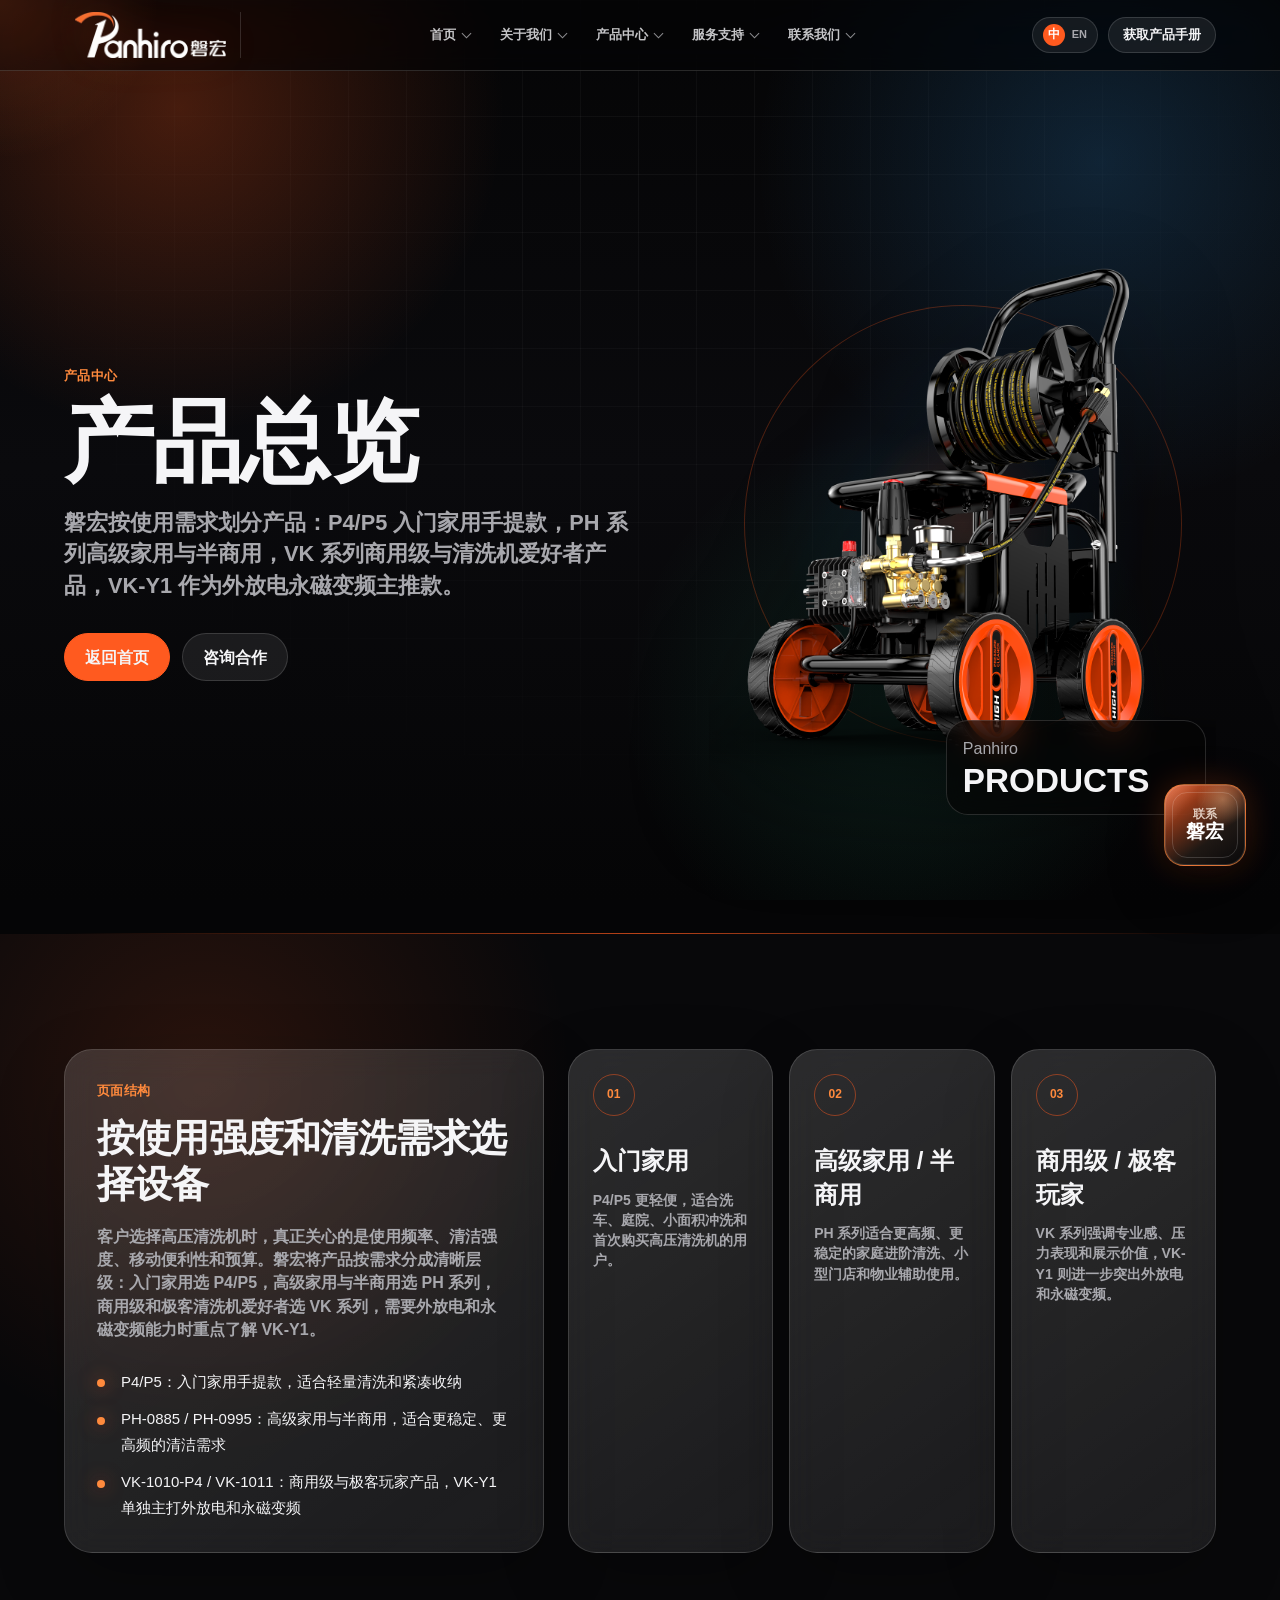
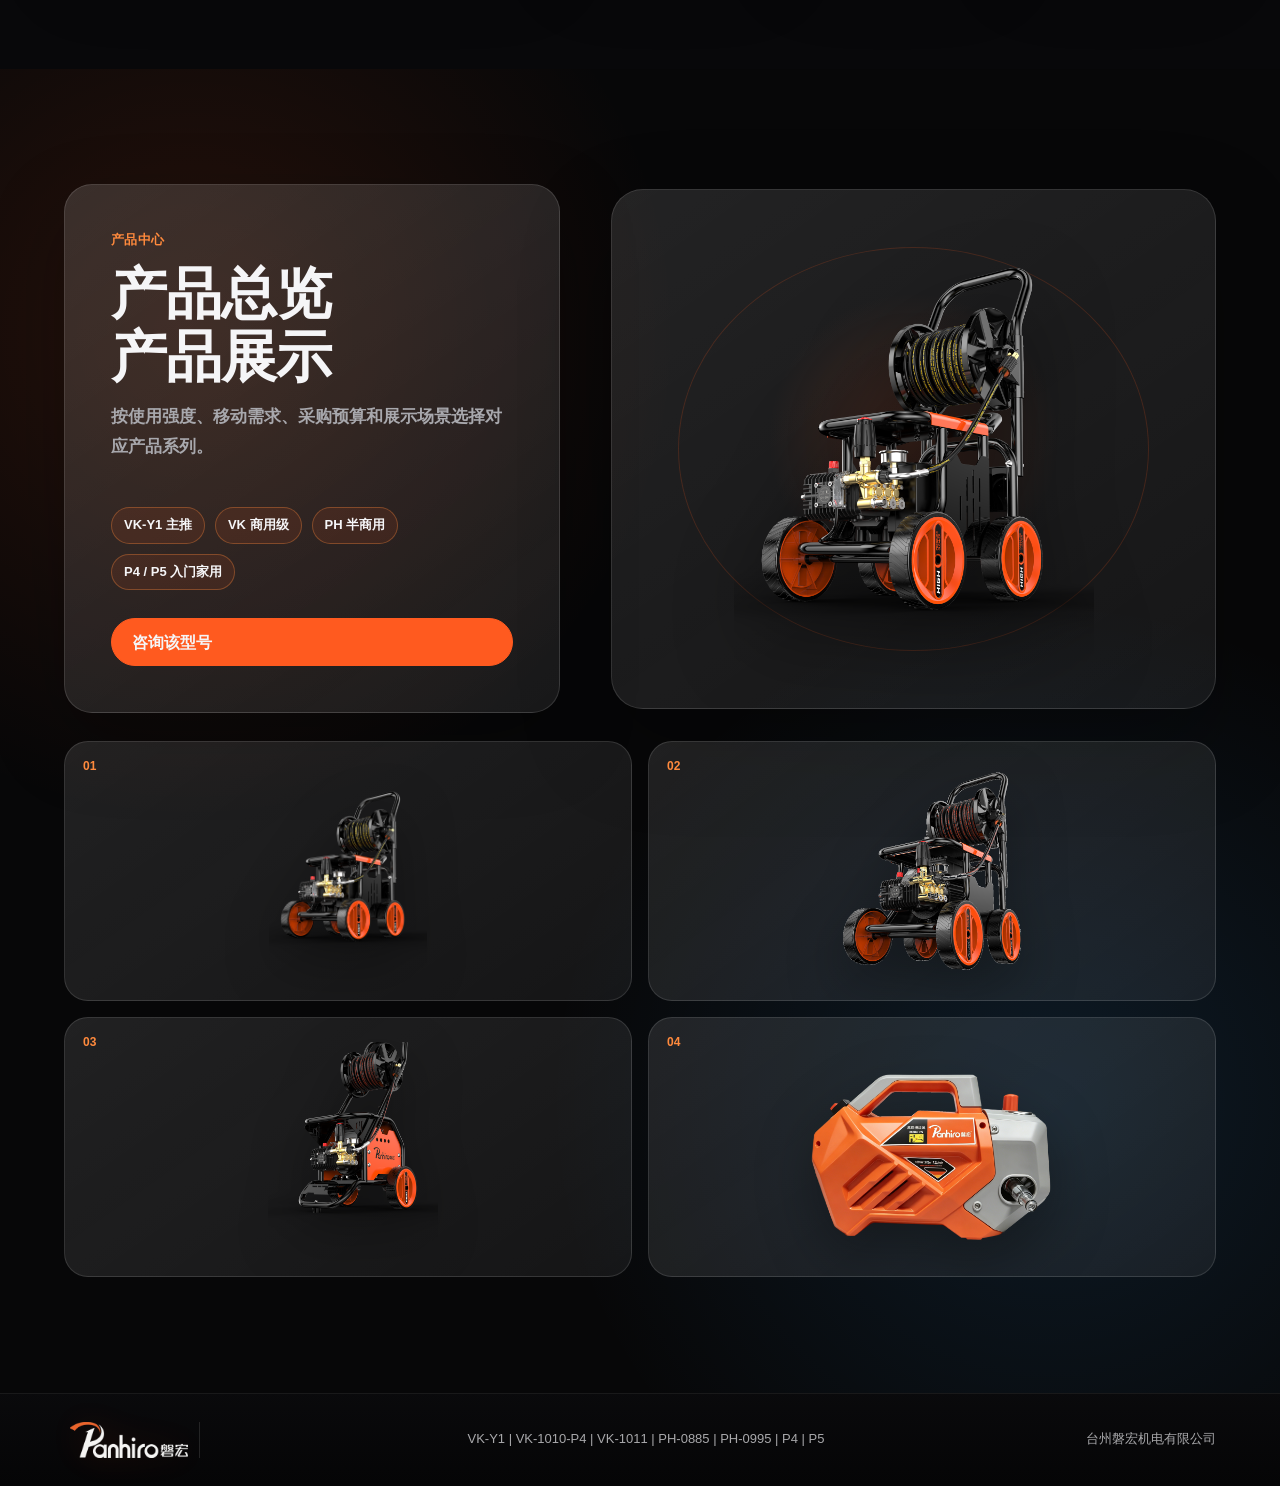
<file: subpage.html>
<!doctype html>
<html lang="zh-CN">
  <head>
    <meta charset="UTF-8" />
    <meta name="viewport" content="width=device-width, initial-scale=1.0" />
    <title>磐宏清洗设备 | 页面详情</title>
    <meta name="description" content="磐宏清洗设备子页面模板。" />
    <link rel="canonical" href="https://www.panhiro.top/subpage" />
    <script>
      (function () {
        var base = 'https://www.panhiro.top';
        var seo = {
          'company-profile': ['Panhiro Company Profile', 'Learn about Taizhou Panhong Electromechanical Co., Ltd. and its pressure washer manufacturing capability.'],
          'company-strength': ['Panhiro Manufacturing Strength', 'Pressure washer production, quality control, product data, and OEM/ODM cooperation capability.'],
          products: ['Panhiro Pressure Washer Products', 'Compare Panhiro P4, P5, PH, VK and VK-Y1 pressure washer series by use case.'],
          'vk-y1': ['VK-Y1 EV Powered Pressure Washer', 'VK-Y1 is Panhiro EV powered permanent-magnet inverter pressure washer for mobile and commercial cleaning.'],
          'vk-1010-p4': ['VK-1010-P4 High Pressure Cleaning Machine', 'VK-1010-P4 is a Panhiro VK series high pressure cleaning machine for commercial and dealer use.'],
          'vk-1011': ['VK-1011 Commercial Pressure Washer', 'VK-1011 is a commercial pressure washer for dealers, cleaning shops, and professional buyers.'],
          'ph-0885': ['PH-0885 Home Pressure Washer', 'PH-0885 is a Panhiro PH series home pressure washer for regular vehicle and courtyard cleaning.'],
          ph0995: ['PH-0995 Semi Commercial Pressure Washer', 'PH-0995 is the upgraded PH series pressure washer for stronger home and light commercial cleaning.'],
          'p4-p5': ['P4 P5 Handheld Pressure Washer', 'P4 and P5 are compact handheld pressure washers for entry-level home and car washing.'],
          service: ['Panhiro Service Support', 'Product manuals, after-sales video support, and procurement communication for Panhiro pressure washers.'],
          'service-video': ['Panhiro After-sales Videos', 'Installation, use, and maintenance video support for Panhiro pressure washer customers.'],
          'service-download': ['Panhiro Product Downloads', 'Download pressure washer catalogs, specifications, certification files, and product documents.'],
          contact: ['Contact Panhiro Pressure Washer Manufacturer', 'Contact Panhiro for pressure washer product details, OEM/ODM cooperation, and purchase inquiries.'],
        };
        var page = new URLSearchParams(location.search).get('page') || 'products';
        var data = seo[page];
        if (!data) return;
        var canonical = base + '/subpage?page=' + encodeURIComponent(page);
        document.title = data[0] + ' | Panhiro';
        document.querySelector('meta[name="description"]')?.setAttribute('content', data[1]);
        document.querySelector('link[rel="canonical"]')?.setAttribute('href', canonical);
        document.querySelector('meta[property="og:title"]')?.setAttribute('content', data[0] + ' | Panhiro');
        document.querySelector('meta[property="og:description"]')?.setAttribute('content', data[1]);
        document.querySelector('meta[property="og:url"]')?.setAttribute('content', canonical);
        document.querySelector('meta[name="twitter:title"]')?.setAttribute('content', data[0] + ' | Panhiro');
        document.querySelector('meta[name="twitter:description"]')?.setAttribute('content', data[1]);
      })();
    </script>
    <meta property="og:type" content="website" />
    <meta property="og:site_name" content="磐宏清洗设备" />
    <meta property="og:locale" content="zh_CN" />
    <meta property="og:title" content="磐宏清洗设备 | 页面详情" />
    <meta property="og:description" content="磐宏清洗设备产品、服务与联系详情。" />
    <meta property="og:url" content="https://www.panhiro.top/subpage" />
    <meta property="og:image" content="https://www.panhiro.top/panhiro-brand-preview.png" />
    <meta property="og:image:width" content="1440" />
    <meta property="og:image:height" content="1200" />
    <meta name="twitter:card" content="summary_large_image" />
    <meta name="twitter:title" content="磐宏清洗设备 | 页面详情" />
    <meta name="twitter:description" content="磐宏清洗设备产品、服务与联系详情。" />
    <meta name="twitter:image" content="https://www.panhiro.top/panhiro-brand-preview.png" />
    <link rel="icon" href="./favicon.ico" sizes="any" />
    <link rel="apple-touch-icon" href="./apple-touch-icon.png" />
    <link rel="stylesheet" href="./styles.css?v=20260624-4" />
    <link rel="stylesheet" href="./mobile.css?v=20260624-4" media="(max-width: 680px)" />
  </head>
  <body class="subpage-body">
    <div class="cursor-glow" aria-hidden="true"></div>
    <div class="background-mesh" aria-hidden="true"></div>

    <header class="nav">
      <a class="nav-logo" href="./index.html#top" aria-label="磐宏首页">
        <img src="./assets/panhiro-logo-hd.png" alt="磐宏 Panhiro" />
        <span>磐宏</span>
      </a>
      <nav class="nav-links" aria-label="主导航">
        <details class="nav-menu">
          <summary>首页</summary>
          <div class="nav-submenu">
            <a href="./index.html#top">首屏</a>
            <a href="./index.html#products">产品入口</a>
            <a href="./index.html#contact">询盘</a>
          </div>
        </details>
        <details class="nav-menu">
          <summary>关于我们</summary>
          <div class="nav-submenu">
            <a href="./subpage.html?page=company-profile">公司简介</a>
            <a href="./subpage.html?page=company-strength">企业实力</a>
          </div>
        </details>
        <details class="nav-menu">
          <summary>产品中心</summary>
          <div class="nav-submenu nav-submenu-wide">
            <a href="./subpage.html?page=products">产品总览</a>
            <a href="./subpage.html?page=vk-y1">VK-Y1</a>
            <a href="./subpage.html?page=vk-1010-p4">VK-1010-P4</a>
            <a href="./subpage.html?page=vk-1011">VK-1011</a>
            <a href="./subpage.html?page=ph-0885">PH-0885</a>
            <a href="./subpage.html?page=ph0995">PH-0995</a>
            <a href="./subpage.html?page=p4-p5">P4 / P5</a>
          </div>
        </details>
        <details class="nav-menu">
          <summary>服务支持</summary>
          <div class="nav-submenu nav-submenu-wide">
            <a href="./subpage.html?page=service">服务总览</a>
            <a href="./subpage.html?page=service-video">售后视频</a>
            <a href="./subpage.html?page=service-download">下载专区</a>
          </div>
        </details>
        <details class="nav-menu">
          <summary>联系我们</summary>
          <div class="nav-submenu">
            <a href="./subpage.html?page=contact">表单咨询</a>
          </div>
        </details>
      </nav>
      <details class="mobile-nav">
        <summary>菜单</summary>
        <div class="mobile-nav-panel">
          <a href="./index.html#top">首页</a>
          <a href="./subpage.html?page=company-profile">公司简介</a>
          <a href="./subpage.html?page=company-strength">企业实力</a>
          <a href="./subpage.html?page=products">产品总览</a>
          <a href="./subpage.html?page=vk-y1">VK-Y1</a>
          <a href="./subpage.html?page=vk-1010-p4">VK-1010-P4</a>
          <a href="./subpage.html?page=vk-1011">VK-1011</a>
          <a href="./subpage.html?page=ph-0885">PH-0885</a>
          <a href="./subpage.html?page=ph0995">PH-0995</a>
          <a href="./subpage.html?page=p4-p5">P4 / P5</a>
          <a href="./subpage.html?page=service">服务总览</a>
          <a href="./subpage.html?page=service-video">售后视频</a>
          <a href="./subpage.html?page=service-download">下载专区</a>
          <a href="./subpage.html?page=contact">联系我们</a>
        </div>
      </details>
      <div class="nav-tools">
        <button class="language-toggle" type="button" data-language-toggle aria-label="Switch language">
          <span data-language-current>中</span>
          <small>EN</small>
        </button>
        <a class="nav-action" href="./subpage.html?page=contact">获取产品手册</a>
      </div>
    </header>

    <main>
      <section class="subpage-hero">
        <div class="subpage-hero-copy reveal in-view">
          <p class="eyebrow" data-subpage-group>产品中心</p>
          <h1 data-subpage-title>页面详情</h1>
          <p data-subpage-summary>查看磐宏清洗设备的产品、服务与合作信息。</p>
          <div class="subpage-actions">
            <a class="primary-link" href="./index.html#top">返回首页</a>
            <a class="secondary-link" href="./subpage.html?page=contact">咨询合作</a>
          </div>
        </div>
        <div class="subpage-visual reveal in-view">
          <img src="./assets/r9-y1-03.png" alt="磐宏高压清洗机" data-subpage-image />
          <div class="subpage-label">
            <span>Panhiro</span>
            <strong data-subpage-code>DETAIL</strong>
          </div>
        </div>
      </section>

      <section class="subpage-content">
        <div class="subpage-panel reveal in-view">
          <p class="eyebrow">页面结构</p>
          <h2 data-subpage-section-title>详细内容</h2>
          <p data-subpage-description>
            磐宏围绕不同使用强度、采购方式和售后需求，提供清晰的产品资料与合作支持。
          </p>
          <ul class="subpage-points" data-subpage-points></ul>
        </div>
        <div class="subpage-grid reveal in-view" data-subpage-cards>
          <article>
            <span>01</span>
            <h3>产品信息</h3>
            <p>查看型号定位、核心配置和适用场景。</p>
          </article>
          <article>
            <span>02</span>
            <h3>采购支持</h3>
            <p>根据数量、市场和配置需求沟通合作方案。</p>
          </article>
          <article>
            <span>03</span>
            <h3>售后协同</h3>
            <p>提供安装、维护、资料下载和维修支持。</p>
          </article>
        </div>
      </section>
    </main>

    <footer class="footer">
      <img src="./assets/panhiro-logo-hd.png" alt="磐宏 Panhiro" />
      <span>VK-Y1 | VK-1010-P4 | VK-1011 | PH-0885 | PH-0995 | P4 | P5</span>
      <span>台州磐宏机电有限公司</span>
    </footer>

    <aside class="contact-float" data-contact-float>
      <button class="contact-float-toggle" type="button" data-contact-toggle aria-expanded="false" aria-label="展开联系方式">
        <span>联系</span>
        <b>磐宏</b>
      </button>
      <div class="contact-float-panel" data-contact-panel>
        <div class="contact-float-head">
          <span>快速联系</span>
          <button type="button" data-contact-close aria-label="收起联系方式">×</button>
        </div>
        <a class="contact-phone" href="tel:+8613197228342">
          <small>电话咨询</small>
          <strong>+86 13197228342</strong>
        </a>
        <a class="contact-phone contact-email" href="mailto:sales@panhiro.net">
          <small>邮箱联系</small>
          <strong>sales@panhiro.net</strong>
        </a>
        <div class="contact-qr-grid">
          <div class="contact-qr-card">
            <img src="./assets/contact-wecom-qr.jpg" alt="企业微信二维码" />
            <span>企业微信</span>
          </div>
          <div class="contact-qr-card">
            <img src="./assets/contact-douyin-qr.jpg" alt="抖音店铺二维码" />
            <span>抖音店铺</span>
          </div>
        </div>
      </div>
    </aside>

    <script src="./assets/vendor/gsap.min.js?v=3.15.0"></script>
    <script src="./script.js?v=20260624-4"></script>
    <script src="./subpage.js?v=20260624-4"></script>
    <script src="./certifications.js?v=20260604-1"></script>
    <script src="./inquiry.js?v=20260624-4"></script>
  </body>
</html>
</file>
<file: styles.css>
:root {
  --bg: #050506;
  --panel: rgba(255, 255, 255, 0.075);
  --panel-strong: rgba(255, 255, 255, 0.12);
  --text: #f5f5f7;
  --muted: #a8a8ad;
  --line: rgba(255, 255, 255, 0.14);
  --orange: #ff5a1f;
  --orange-2: #ff8a3d;
  --blue: #3aa7ff;
  --green: #38e8b0;
  --dark: #0b0b0d;
  font-family:
    "PingFang SC", "Microsoft YaHei", "Noto Sans SC", "Source Han Sans CN",
    -apple-system, BlinkMacSystemFont, "SF Pro Display", "SF Pro Text", Inter, "Segoe UI", sans-serif;
}

* {
  box-sizing: border-box;
}

* {
  min-width: 0;
}

html {
  scroll-behavior: smooth;
}

body {
  margin: 0;
  overflow-x: hidden;
  overflow-y: scroll;
  background: var(--bg);
  color: var(--text);
  line-height: 1.45;
}

body.intro-lock {
  overflow: hidden;
}

body.home-preenter .nav,
body.home-preenter .factory-banner-content,
body.home-preenter .hero-content,
body.home-preenter .hero-machine-wrap,
body.home-preenter .view-dots,
body.home-preenter .ticker {
  opacity: 0;
}

body.home-preenter .nav {
  transform: translateY(-18px);
}

body.home-preenter .hero-content {
  transform: translateY(34px);
}

body.home-preenter .factory-banner-content {
  transform: translateY(30px);
}

body.home-preenter .hero-machine-wrap {
  transform: translateY(22px) scale(0.92);
  filter: blur(10px) brightness(0.6);
}

body.home-preenter .view-dots,
body.home-preenter .ticker {
  transform: translateY(24px);
}

body.home-enter-active .nav {
  animation: homeNavEnter 760ms cubic-bezier(0.16, 1, 0.3, 1) forwards;
}

body.home-enter-active .factory-banner-content {
  animation: homeCopyEnter 980ms 80ms cubic-bezier(0.16, 1, 0.3, 1) forwards;
}

body.home-enter-active .hero-content {
  animation: homeCopyEnter 980ms 120ms cubic-bezier(0.16, 1, 0.3, 1) forwards;
}

body.home-enter-active .hero-machine-wrap {
  animation: homeMachineEnter 1120ms 20ms cubic-bezier(0.16, 1, 0.3, 1) forwards;
}

body.home-enter-active .view-dots {
  animation: homeSoftEnter 620ms 620ms ease forwards;
}

body.home-enter-active .ticker {
  animation: homeSoftEnter 720ms 740ms ease forwards;
}

img {
  display: block;
  max-width: 100%;
}

a {
  color: inherit;
  text-decoration: none;
}

button,
input,
select,
textarea {
  font: inherit;
}

[hidden] {
  display: none !important;
}

.cursor-glow {
  position: fixed;
  left: 0;
  top: 0;
  z-index: 100;
  width: 360px;
  height: 360px;
  border-radius: 50%;
  background: radial-gradient(circle, rgba(255, 90, 31, 0.22), transparent 62%);
  pointer-events: none;
  transform: translate(-50%, -50%);
  opacity: 0.8;
  mix-blend-mode: screen;
}

.background-mesh {
  position: fixed;
  inset: 0;
  z-index: -2;
  background:
    radial-gradient(circle at 14% 12%, rgba(255, 90, 31, 0.26), transparent 24%),
    radial-gradient(circle at 86% 18%, rgba(58, 167, 255, 0.18), transparent 26%),
    radial-gradient(circle at 70% 78%, rgba(56, 232, 176, 0.11), transparent 24%),
    linear-gradient(#050506, #0a0a0d 52%, #050506);
}

.background-mesh::before {
  content: "";
  position: absolute;
  inset: 0;
  background:
    linear-gradient(90deg, rgba(255, 255, 255, 0.045) 1px, transparent 1px),
    linear-gradient(rgba(255, 255, 255, 0.045) 1px, transparent 1px);
  background-size: 58px 58px;
  mask-image: radial-gradient(circle at 50% 20%, #000, transparent 72%);
}

.launch-intro {
  position: fixed;
  inset: 0;
  z-index: 999;
  display: grid;
  place-items: center;
  overflow: hidden;
  color: #fff;
  background:
    radial-gradient(circle at 50% 46%, rgba(255, 90, 31, 0.28), transparent 26%),
    radial-gradient(circle at 76% 24%, rgba(58, 167, 255, 0.2), transparent 24%),
    linear-gradient(135deg, #020202 0%, #09090b 42%, #11100e 100%);
  opacity: 1;
  visibility: visible;
  transition:
    opacity 720ms ease,
    visibility 720ms ease;
}

.launch-intro::before,
.launch-intro::after {
  content: "";
  position: absolute;
  inset: -18%;
  pointer-events: none;
}

.launch-intro::before {
  background:
    linear-gradient(115deg, transparent 0 42%, rgba(255, 255, 255, 0.08) 48%, transparent 56%),
    radial-gradient(circle at 50% 50%, transparent 0 34%, rgba(255, 90, 31, 0.32) 35%, transparent 36%),
    radial-gradient(circle at 50% 50%, transparent 0 48%, rgba(58, 167, 255, 0.2) 49%, transparent 50%);
  animation: launchIgnition 2800ms cubic-bezier(0.2, 0.8, 0.2, 1) both;
}

.launch-intro::after {
  background:
    linear-gradient(rgba(255, 255, 255, 0.07) 1px, transparent 1px),
    linear-gradient(90deg, rgba(255, 255, 255, 0.06) 1px, transparent 1px);
  background-size: 72px 72px;
  mask-image: radial-gradient(circle at 50% 45%, #000, transparent 68%);
  opacity: 0.24;
  transform: perspective(700px) rotateX(62deg) translateY(18%);
  animation: launchGridDrift 2400ms linear infinite;
}

.launch-intro.is-exiting {
  opacity: 1;
  visibility: visible;
  pointer-events: none;
  animation: launchOverlayExitFast 920ms cubic-bezier(0.4, 0, 0.2, 1) forwards;
}

.launch-intro.is-exiting .launch-stage {
  animation: launchStageExitFast 900ms cubic-bezier(0.4, 0, 0.2, 1) forwards;
}

.launch-intro.is-exiting .launch-brand {
  animation: launchLogoFocusFast 900ms cubic-bezier(0.18, 0.9, 0.18, 1) forwards;
}

.launch-intro.is-exiting .launch-brand img {
  animation: launchLogoFlashFast 900ms cubic-bezier(0.18, 0.9, 0.18, 1) forwards;
}

.launch-intro.is-exiting .launch-logo-bloom {
  animation: launchBloomFast 900ms cubic-bezier(0.18, 0.9, 0.18, 1) forwards;
}

.launch-intro.is-exiting .launch-skip {
  animation: launchSkipExit 220ms ease forwards;
}

.launch-intro.is-exiting .launch-machine {
  animation: launchQuickFade 360ms ease forwards;
}

.launch-intro.is-exiting .launch-copy {
  animation: launchQuickFade 260ms ease forwards;
}

.launch-intro.is-exiting .launch-readout-left {
  animation: launchQuickFade 240ms ease forwards;
}

.launch-intro.is-exiting .launch-readout-right {
  animation: launchQuickFade 240ms ease forwards;
}

.launch-intro.is-exiting .launch-meter {
  animation: launchQuickFade 220ms ease forwards;
}

.launch-intro.is-exiting .launch-ring {
  animation: launchRingFastExit 520ms ease forwards;
}

.launch-intro.is-exiting .launch-spray {
  animation: launchQuickFade 220ms ease forwards;
}

.launch-intro.is-exiting::before {
  animation: launchQuickFade 260ms ease forwards;
}

.launch-intro.is-exiting::after {
  animation: launchQuickFade 260ms ease forwards;
}

.launch-grid {
  position: absolute;
  inset: 0;
  background:
    linear-gradient(90deg, transparent, rgba(255, 90, 31, 0.18), transparent),
    repeating-linear-gradient(90deg, transparent 0 68px, rgba(255, 90, 31, 0.14) 69px 70px);
  opacity: 0;
  transform: translateX(-28%);
  animation: launchScanWall 2200ms 420ms cubic-bezier(0.2, 0.8, 0.2, 1) both;
}

.launch-spray {
  position: absolute;
  left: -14vw;
  top: 50%;
  width: 128vw;
  height: clamp(80px, 12vw, 164px);
  background:
    linear-gradient(90deg, transparent 0%, rgba(58, 167, 255, 0.18) 17%, rgba(255, 255, 255, 0.9) 50%, rgba(255, 90, 31, 0.72) 72%, transparent 100%),
    repeating-linear-gradient(0deg, transparent 0 9px, rgba(255, 255, 255, 0.34) 10px 11px);
  filter: blur(1px) drop-shadow(0 0 34px rgba(255, 90, 31, 0.56));
  opacity: 0;
  transform: translateX(-105%) skewX(-18deg);
  animation: launchSpray 1180ms 1780ms cubic-bezier(0.7, 0, 0.2, 1) both;
}

.launch-stage {
  position: relative;
  z-index: 2;
  display: grid;
  place-items: center;
  width: min(1180px, calc(100vw - 32px));
  min-height: min(780px, calc(100vh - 32px));
  transition:
    transform 720ms ease,
    filter 720ms ease,
    opacity 720ms ease;
}

.launch-brand {
  position: absolute;
  left: clamp(6px, 3vw, 28px);
  top: clamp(10px, 3vh, 30px);
  display: flex;
  align-items: center;
  gap: 16px;
  opacity: 0;
  transform: translateY(-14px);
  animation: launchRise 640ms 260ms ease forwards;
}

.launch-brand img {
  width: clamp(190px, 22vw, 360px);
  filter: drop-shadow(0 0 18px rgba(255, 90, 31, 0.32));
  transform: translateZ(0);
}

.launch-brand span {
  color: rgba(255, 255, 255, 0.7);
  font-size: 12px;
  font-weight: 900;
  letter-spacing: 0.24em;
  text-transform: uppercase;
}

.launch-logo-bloom {
  position: absolute;
  left: 50%;
  top: 50%;
  z-index: 1;
  width: min(44vw, 620px);
  aspect-ratio: 1;
  border-radius: 50%;
  background: radial-gradient(circle, rgba(255, 90, 31, 0.64), rgba(255, 90, 31, 0.18) 32%, transparent 68%);
  opacity: 0;
  transform: translate(-50%, -50%) scale(0.18);
  pointer-events: none;
}

.launch-skip {
  position: absolute;
  right: clamp(16px, 3vw, 42px);
  top: clamp(16px, 3vw, 36px);
  z-index: 5;
  min-width: 62px;
  min-height: 36px;
  border: 1px solid rgba(255, 255, 255, 0.2);
  border-radius: 999px;
  background: rgba(255, 255, 255, 0.08);
  color: rgba(255, 255, 255, 0.78);
  cursor: pointer;
  font-size: 13px;
  font-weight: 900;
  backdrop-filter: blur(12px);
  transition:
    transform 180ms ease,
    border-color 180ms ease,
    background 180ms ease,
    color 180ms ease;
}

.launch-skip:hover,
.launch-skip:focus-visible {
  transform: translateY(-2px);
  border-color: rgba(255, 90, 31, 0.72);
  background: rgba(255, 90, 31, 0.2);
  color: #fff;
  outline: 0;
}

.launch-machine {
  position: relative;
  display: grid;
  place-items: center;
  width: min(62vw, 650px);
  aspect-ratio: 1;
  opacity: 0;
  transform: translateY(36px) scale(0.86);
  animation: launchMachineIn 900ms 760ms cubic-bezier(0.16, 1, 0.3, 1) forwards;
}

.launch-machine::before {
  content: "";
  position: absolute;
  width: 58%;
  height: 16%;
  bottom: 13%;
  border-radius: 50%;
  background: radial-gradient(ellipse, rgba(0, 0, 0, 0.72), transparent 70%);
  filter: blur(10px);
  animation: launchShadow 1800ms ease-in-out infinite;
}

.launch-machine img {
  position: relative;
  z-index: 2;
  width: 82%;
  max-height: 76%;
  object-fit: contain;
  filter:
    contrast(1.1)
    saturate(1.12)
    drop-shadow(0 46px 54px rgba(0, 0, 0, 0.74))
    drop-shadow(0 0 34px rgba(255, 90, 31, 0.3));
  animation: launchProductPulse 1800ms ease-in-out infinite;
}

.launch-ring {
  position: absolute;
  inset: 9%;
  border: 1px solid rgba(255, 90, 31, 0.28);
  border-radius: 50%;
  box-shadow:
    inset 0 0 34px rgba(255, 90, 31, 0.12),
    0 0 44px rgba(58, 167, 255, 0.1);
}

.launch-ring-one {
  border-top-color: rgba(255, 255, 255, 0.9);
  border-right-color: rgba(255, 90, 31, 0.9);
  animation: spin 3200ms linear infinite;
}

.launch-ring-two {
  inset: 18%;
  border-color: rgba(58, 167, 255, 0.26);
  border-left-color: rgba(58, 167, 255, 0.9);
  animation: spin 2200ms linear infinite reverse;
}

.launch-ring-three {
  inset: 29%;
  border-style: dashed;
  border-color: rgba(255, 255, 255, 0.18);
  animation: spin 6400ms linear infinite;
}

.launch-scanline {
  position: absolute;
  z-index: 3;
  width: 86%;
  height: 3px;
  border-radius: 999px;
  background: linear-gradient(90deg, transparent, #fff, var(--orange), transparent);
  box-shadow: 0 0 28px rgba(255, 90, 31, 0.8);
  opacity: 0;
  animation: launchVerticalScan 1500ms 1060ms ease-in-out both;
}

.launch-copy {
  position: absolute;
  bottom: clamp(24px, 5vh, 56px);
  left: 50%;
  width: min(780px, calc(100vw - 44px));
  text-align: center;
  transform: translateX(-50%);
}

.launch-copy p {
  margin: 0 0 10px;
  color: var(--orange-2);
  font-size: 12px;
  font-weight: 900;
  letter-spacing: 0.36em;
  text-transform: uppercase;
  opacity: 0;
  animation: launchRise 640ms 1320ms ease forwards;
}

.launch-copy h2 {
  display: grid;
  gap: 8px;
  margin: 0;
  font-size: clamp(44px, 7.1vw, 96px);
  line-height: 0.92;
  letter-spacing: 0;
  text-shadow:
    0 0 26px rgba(255, 90, 31, 0.36),
    0 34px 74px rgba(0, 0, 0, 0.74);
  opacity: 0;
  transform: translateY(24px) scale(0.98);
  animation: launchTitle 760ms 1500ms cubic-bezier(0.16, 1, 0.3, 1) forwards;
}

.launch-copy h2 span {
  display: block;
  white-space: nowrap;
}

.launch-copy > span {
  display: block;
  margin-top: 18px;
  color: rgba(255, 255, 255, 0.72);
  font-size: clamp(14px, 1.7vw, 20px);
  font-weight: 800;
  opacity: 0;
  animation: launchRise 660ms 1860ms ease forwards;
}

.launch-readout {
  position: absolute;
  z-index: 4;
  width: clamp(130px, 16vw, 190px);
  border: 1px solid rgba(255, 255, 255, 0.14);
  border-radius: 16px;
  background:
    linear-gradient(135deg, rgba(255, 90, 31, 0.16), rgba(255, 255, 255, 0.04)),
    rgba(5, 5, 6, 0.5);
  padding: 16px;
  box-shadow: 0 22px 54px rgba(0, 0, 0, 0.34);
  backdrop-filter: blur(16px);
  opacity: 0;
  animation: launchHud 760ms 1180ms ease forwards;
}

.launch-readout-left {
  left: clamp(8px, 7vw, 86px);
  top: 36%;
}

.launch-readout-right {
  right: clamp(8px, 7vw, 86px);
  top: 30%;
  animation-delay: 1360ms;
}

.launch-readout span {
  display: block;
  color: rgba(255, 255, 255, 0.54);
  font-size: 11px;
  font-weight: 900;
  letter-spacing: 0.22em;
}

.launch-readout b {
  display: block;
  margin-top: 6px;
  color: #fff;
  font-size: clamp(24px, 3vw, 38px);
  line-height: 1;
}

.launch-meter {
  position: absolute;
  left: clamp(10px, 3vw, 28px);
  bottom: clamp(18px, 4vh, 34px);
  display: grid;
  grid-template-columns: repeat(4, 42px);
  gap: 8px;
}

.launch-meter span {
  height: 5px;
  border-radius: 999px;
  background: rgba(255, 255, 255, 0.18);
  overflow: hidden;
}

.launch-meter span::before {
  content: "";
  display: block;
  width: 100%;
  height: 100%;
  border-radius: inherit;
  background: linear-gradient(90deg, var(--orange), #fff);
  transform: translateX(-102%);
  animation: launchMeter 620ms ease forwards;
}

.launch-meter span:nth-child(2)::before {
  animation-delay: 220ms;
}

.launch-meter span:nth-child(3)::before {
  animation-delay: 440ms;
}

.launch-meter span:nth-child(4)::before {
  animation-delay: 660ms;
}

html[lang="en"] .launch-stage {
  min-height: min(720px, calc(100vh - 32px));
}

html[lang="en"] .launch-brand img {
  width: clamp(170px, 18vw, 300px);
}

html[lang="en"] .launch-brand span {
  max-width: 330px;
  line-height: 1.28;
  letter-spacing: 0.18em;
}

html[lang="en"] .launch-machine {
  width: min(56vw, 580px);
}

html[lang="en"] .launch-copy {
  bottom: clamp(32px, 6vh, 70px);
  width: min(900px, calc(100vw - 56px));
}

html[lang="en"] .launch-copy p {
  letter-spacing: 0.26em;
}

html[lang="en"] .launch-copy h2 {
  font-size: clamp(42px, 5.7vw, 78px);
  line-height: 0.96;
}

html[lang="en"] .launch-copy h2 span {
  white-space: normal;
}

html[lang="en"] .launch-copy > span {
  font-size: clamp(14px, 1.45vw, 18px);
}

html[lang="en"] .hero h1 {
  font-size: clamp(48px, 5.1vw, 74px);
  line-height: 1.04;
}

html[lang="en"] .hero-copy {
  max-width: 680px;
}

html[lang="en"] .section-heading h2,
html[lang="en"] .flagship-copy h2,
html[lang="en"] .company-hero h2,
html[lang="en"] .contact-copy h2 {
  line-height: 1.08;
  text-wrap: balance;
}

.nav {
  position: sticky;
  top: 0;
  z-index: 80;
  display: flex;
  align-items: center;
  justify-content: space-between;
  min-height: 64px;
  padding: 12px clamp(18px, 5vw, 72px);
  border-bottom: 1px solid var(--line);
  background: rgba(5, 5, 6, 0.72);
  backdrop-filter: saturate(180%) blur(20px);
}

.nav-logo {
  display: flex;
  align-items: center;
  width: 188px;
  height: 46px;
}

.nav-logo img {
  width: 100%;
  height: 100%;
  object-fit: contain;
  filter: drop-shadow(0 0 18px rgba(255, 90, 31, 0.18));
}

.nav-logo span {
  display: none;
}

.footer img {
  width: 100%;
  height: 100%;
  object-fit: contain;
  filter: drop-shadow(0 0 18px rgba(255, 90, 31, 0.18));
}

.nav-links {
  display: flex;
  align-items: center;
  gap: clamp(14px, 2.4vw, 30px);
  color: var(--muted);
  font-size: 13px;
  letter-spacing: 0;
}

.mobile-nav {
  display: none;
}

.nav-tools {
  display: flex;
  align-items: center;
  gap: 10px;
  flex: 0 0 auto;
}

.language-toggle {
  display: inline-flex;
  align-items: center;
  gap: 7px;
  min-height: 36px;
  border: 1px solid rgba(255, 255, 255, 0.14);
  border-radius: 999px;
  background: rgba(255, 255, 255, 0.07);
  color: var(--text);
  padding: 6px 10px;
  cursor: pointer;
  font-size: 12px;
  font-weight: 900;
  transition:
    transform 180ms ease,
    border-color 180ms ease,
    background 180ms ease,
    box-shadow 180ms ease;
}

.language-toggle:hover,
.language-toggle:focus-visible {
  transform: translateY(-2px);
  border-color: rgba(255, 90, 31, 0.62);
  background: rgba(255, 90, 31, 0.16);
  box-shadow: 0 18px 42px rgba(255, 90, 31, 0.14);
  outline: 0;
}

.language-toggle span {
  display: inline-grid;
  place-items: center;
  width: 22px;
  height: 22px;
  border-radius: 50%;
  background: var(--orange);
  color: #fff;
}

.language-toggle small {
  color: var(--muted);
  font-size: 11px;
  font-weight: 900;
}

.nav-menu {
  position: relative;
}

.nav-menu summary {
  display: inline-flex;
  align-items: center;
  gap: 7px;
  min-height: 36px;
  border-radius: 999px;
  color: rgba(245, 245, 247, 0.8);
  font-weight: 700;
  list-style: none;
  cursor: pointer;
  transition:
    color 180ms ease,
    background 180ms ease,
    transform 180ms ease;
}

.nav-menu summary::-webkit-details-marker {
  display: none;
}

.nav-menu summary::after {
  content: "";
  width: 6px;
  height: 6px;
  border-right: 1.5px solid currentColor;
  border-bottom: 1.5px solid currentColor;
  transform: translateY(-2px) rotate(45deg);
  opacity: 0.7;
  transition: transform 180ms ease;
}

.nav-menu[open] summary,
.nav-menu summary:hover {
  color: var(--text);
}

.nav-menu[open] summary::after {
  transform: translateY(1px) rotate(225deg);
}

.nav-menu:hover .nav-submenu,
.nav-menu[open] .nav-submenu {
  opacity: 1;
  visibility: visible;
  pointer-events: auto;
  transform: translateX(-50%) translateY(0);
}

.nav-submenu {
  position: absolute;
  left: 50%;
  top: calc(100% + 14px);
  z-index: 90;
  display: grid;
  min-width: 148px;
  gap: 6px;
  padding: 10px;
  border: 1px solid rgba(255, 255, 255, 0.12);
  border-radius: 18px;
  background:
    linear-gradient(135deg, rgba(255, 90, 31, 0.12), rgba(255, 255, 255, 0.03)),
    rgba(6, 6, 8, 0.94);
  box-shadow: 0 22px 60px rgba(0, 0, 0, 0.45);
  backdrop-filter: saturate(180%) blur(18px);
  opacity: 0;
  visibility: hidden;
  pointer-events: none;
  transform: translateX(-50%) translateY(8px);
  transition:
    opacity 160ms ease,
    visibility 160ms ease,
    transform 180ms ease;
}

.nav-submenu::before {
  content: "";
  position: absolute;
  left: 50%;
  top: -6px;
  width: 10px;
  height: 10px;
  border-left: 1px solid rgba(255, 255, 255, 0.12);
  border-top: 1px solid rgba(255, 255, 255, 0.12);
  background: rgba(10, 10, 12, 0.96);
  transform: translateX(-50%) rotate(45deg);
}

.nav-submenu-wide {
  min-width: 190px;
}

.nav-submenu a {
  position: relative;
  z-index: 1;
  display: flex;
  align-items: center;
  min-height: 34px;
  padding: 8px 10px;
  border-radius: 11px;
  color: rgba(245, 245, 247, 0.76);
  font-size: 12px;
  font-weight: 800;
  white-space: nowrap;
  transition:
    color 180ms ease,
    background 180ms ease,
    transform 180ms ease;
}

.nav-submenu a:hover,
.nav-submenu a:focus-visible {
  transform: translateX(2px);
  background: rgba(255, 90, 31, 0.16);
  color: var(--text);
  outline: none;
}

.nav-action,
.primary-link,
.secondary-link,
.contact-form button {
  border: 1px solid var(--line);
  border-radius: 999px;
  background: rgba(255, 255, 255, 0.08);
  color: var(--text);
  font-weight: 700;
  transition:
    transform 180ms ease,
    border-color 180ms ease,
    background 180ms ease,
    box-shadow 180ms ease;
}

.nav-action:hover,
.primary-link:hover,
.secondary-link:hover,
.contact-form button:hover {
  transform: translateY(-2px);
  border-color: rgba(255, 90, 31, 0.62);
  background: rgba(255, 90, 31, 0.18);
  box-shadow: 0 18px 42px rgba(255, 90, 31, 0.18);
}

.nav-action {
  padding: 8px 14px;
  font-size: 13px;
}

:target {
  scroll-margin-top: 88px;
}

.factory-banner {
  position: relative;
  min-height: clamp(700px, calc(100vh - 220px), 840px);
  overflow: hidden;
  display: grid;
  align-items: end;
  padding: clamp(88px, 11vw, 150px) clamp(18px, 5vw, 72px) clamp(34px, 5vw, 72px);
  isolation: isolate;
  background: #080809;
}

.factory-banner > img {
  position: absolute;
  inset: 0;
  z-index: 0;
  width: 100%;
  height: 100%;
  max-width: none;
  object-fit: cover;
  object-position: center 47%;
  filter: saturate(1.02) contrast(1.03);
  transform: scale(1.01);
}

.factory-banner-shade {
  position: absolute;
  inset: 0;
  z-index: 1;
  background:
    linear-gradient(90deg, rgba(3, 3, 4, 0.86), rgba(3, 3, 4, 0.48) 46%, rgba(3, 3, 4, 0.16) 72%),
    linear-gradient(180deg, rgba(3, 3, 4, 0.7), rgba(3, 3, 4, 0.08) 32%, rgba(3, 3, 4, 0.72)),
    radial-gradient(circle at 16% 72%, rgba(255, 90, 31, 0.24), transparent 34%);
  pointer-events: none;
}

.factory-banner::after {
  content: "";
  position: absolute;
  left: clamp(18px, 5vw, 72px);
  right: clamp(18px, 5vw, 72px);
  bottom: 20px;
  z-index: 2;
  height: 1px;
  background: linear-gradient(90deg, rgba(255, 138, 61, 0.9), rgba(255, 255, 255, 0.18), transparent);
}

.factory-banner-content {
  position: relative;
  z-index: 2;
  display: grid;
  align-content: end;
  max-width: min(840px, 100%);
  min-height: min(560px, 64vh);
}

.factory-banner-content h1 {
  max-width: 820px;
  margin-bottom: 20px;
  font-size: clamp(38px, 5.1vw, 70px);
  line-height: 0.98;
  letter-spacing: 0;
  text-wrap: balance;
}

.factory-banner-content > p:not(.eyebrow) {
  max-width: 700px;
  margin-bottom: 0;
  color: rgba(245, 245, 247, 0.84);
  font-size: clamp(17px, 1.45vw, 22px);
  font-weight: 650;
  line-height: 1.5;
}

.factory-banner-actions {
  display: flex;
  flex-wrap: wrap;
  gap: 12px;
  margin: 30px 0 28px;
}

.factory-banner-metrics {
  display: grid;
  grid-template-columns: repeat(3, minmax(0, 1fr));
  gap: 10px;
  width: min(760px, 100%);
}

.factory-banner-metrics span {
  display: grid;
  gap: 5px;
  min-height: 88px;
  align-content: center;
  border: 1px solid rgba(255, 255, 255, 0.15);
  border-radius: 18px;
  background: rgba(5, 5, 6, 0.48);
  padding: 15px 16px;
  box-shadow: 0 18px 46px rgba(0, 0, 0, 0.2);
  backdrop-filter: blur(14px);
}

.factory-banner-metrics b {
  color: #fff;
  font-size: clamp(17px, 1.45vw, 22px);
  line-height: 1.05;
}

.factory-banner-metrics small {
  color: rgba(245, 245, 247, 0.68);
  font-size: 12px;
  font-weight: 800;
  line-height: 1.35;
}

.factory-intro-strip {
  position: relative;
  z-index: 3;
  display: grid;
  grid-template-columns: minmax(320px, 0.82fr) minmax(0, 1.18fr);
  gap: clamp(24px, 3.5vw, 54px);
  align-items: stretch;
  margin-top: -1px;
  padding: clamp(48px, 6vw, 84px) clamp(18px, 5vw, 72px);
  overflow: hidden;
  isolation: isolate;
  background:
    linear-gradient(180deg, #050506 0%, #0a0a0d 48%, #050506 100%);
  color: var(--text);
}

.factory-intro-strip::before {
  content: "";
  position: absolute;
  inset: 0;
  z-index: 0;
  background:
    linear-gradient(90deg, rgba(255, 255, 255, 0.055) 1px, transparent 1px),
    linear-gradient(rgba(255, 255, 255, 0.045) 1px, transparent 1px);
  background-size: 68px 68px;
  mask-image: linear-gradient(90deg, #000, transparent 68%);
  pointer-events: none;
}

.factory-intro-strip::after {
  content: "";
  position: absolute;
  inset: auto -10% -34% 22%;
  z-index: 0;
  height: 62%;
  background:
    radial-gradient(circle at 38% 48%, rgba(255, 90, 31, 0.2), transparent 32%),
    radial-gradient(circle at 68% 54%, rgba(56, 232, 176, 0.1), transparent 28%);
  filter: blur(22px);
  pointer-events: none;
}

.factory-intro-copy,
.factory-profile-panel {
  position: relative;
  z-index: 1;
}

.factory-intro-copy {
  align-self: center;
  max-width: 620px;
}

.factory-intro-copy h2 {
  color: var(--text);
  font-size: clamp(30px, 3.6vw, 54px);
  line-height: 1.03;
  letter-spacing: 0;
}

.factory-intro-copy > p:not(.eyebrow) {
  margin-bottom: 26px;
  color: rgba(245, 245, 247, 0.68);
  font-size: clamp(16px, 1.22vw, 19px);
  font-weight: 650;
  line-height: 1.72;
}

.factory-intro-points {
  display: flex;
  flex-wrap: wrap;
  gap: 9px;
}

.factory-intro-points span {
  display: inline-flex;
  min-height: 36px;
  align-items: center;
  border: 1px solid rgba(255, 255, 255, 0.13);
  border-radius: 999px;
  background: rgba(255, 255, 255, 0.065);
  padding: 0 13px;
  color: rgba(245, 245, 247, 0.86);
  font-size: 12px;
  font-weight: 900;
  box-shadow: 0 12px 28px rgba(0, 0, 0, 0.18);
  backdrop-filter: blur(12px);
}

.factory-profile-panel {
  display: grid;
  min-width: 0;
  align-content: space-between;
  gap: clamp(22px, 2.6vw, 34px);
  overflow: hidden;
  border: 1px solid rgba(255, 255, 255, 0.12);
  border-radius: 28px;
  background:
    radial-gradient(circle at 12% 0%, rgba(255, 90, 31, 0.2), transparent 34%),
    linear-gradient(145deg, rgba(255, 255, 255, 0.105), rgba(255, 255, 255, 0.035)),
    rgba(8, 8, 10, 0.78);
  padding: clamp(24px, 3vw, 42px);
  box-shadow: 0 30px 90px rgba(0, 0, 0, 0.42);
  backdrop-filter: blur(18px);
}

.profile-copy {
  max-width: 680px;
}

.profile-copy .eyebrow {
  margin-bottom: 10px;
}

.profile-copy h3 {
  max-width: 640px;
  margin: 0 0 16px;
  color: var(--text);
  font-size: clamp(26px, 2.8vw, 42px);
  line-height: 1.08;
  letter-spacing: 0;
}

.profile-copy p:not(.eyebrow) {
  max-width: 680px;
  margin: 0 0 24px;
  color: rgba(245, 245, 247, 0.7);
  font-size: clamp(15px, 1.12vw, 18px);
  font-weight: 650;
  line-height: 1.75;
}

.profile-copy .secondary-link {
  width: fit-content;
}

.factory-stat-band {
  display: grid;
  grid-template-columns: repeat(4, minmax(0, 1fr));
  gap: 10px;
}

.factory-stat-band span {
  display: grid;
  gap: 7px;
  min-height: 118px;
  align-content: center;
  border: 1px solid rgba(255, 255, 255, 0.11);
  border-radius: 18px;
  background:
    linear-gradient(180deg, rgba(255, 255, 255, 0.085), rgba(255, 255, 255, 0.028)),
    rgba(255, 255, 255, 0.035);
  padding: 16px;
  box-shadow: inset 0 1px 0 rgba(255, 255, 255, 0.08);
}

.factory-stat-band b {
  color: #fff;
  font-size: clamp(22px, 2.2vw, 36px);
  line-height: 1;
}

.factory-stat-band small {
  color: rgba(245, 245, 247, 0.68);
  font-size: 12px;
  font-weight: 850;
  line-height: 1.35;
}

.hero {
  position: relative;
  display: grid;
  grid-template-columns: 1fr 1fr;
  gap: clamp(28px, 5vw, 72px);
  min-height: calc(100vh - 64px);
  padding: clamp(54px, 8vw, 118px) clamp(18px, 5vw, 72px) 48px;
  overflow: hidden;
}

.hero::after {
  content: "";
  position: absolute;
  left: 0;
  right: 0;
  bottom: 0;
  height: 1px;
  background: linear-gradient(90deg, transparent, rgba(255, 90, 31, 0.84), transparent);
  animation: scanLine 3.6s ease-in-out infinite;
}

.hero-content {
  position: relative;
  z-index: 2;
  align-self: center;
  max-width: 100%;
}

.eyebrow {
  margin: 0 0 14px;
  color: var(--orange-2);
  font-size: 13px;
  font-weight: 800;
  letter-spacing: 0.02em;
}

h1,
h2,
h3,
p {
  margin-top: 0;
  /* 中文字符较方，适当缩小提升美观度 */
  font-weight: 700;
}

h1 {
  width: 100%;
  max-width: 860px;
  margin-bottom: 24px;
  font-size: clamp(32px, 4.5vw, 58px);
  line-height: 1.2;
  letter-spacing: -0.02em;
  word-break: keep-all;
  text-wrap: balance;
}

h2 {
  margin-bottom: 18px;
  font-size: clamp(28px, 4vw, 48px);
  line-height: 1.2;
  letter-spacing: -0.02em;
  word-break: break-word;
}

h3 {
  margin-bottom: 12px;
  font-size: clamp(18px, 2vw, 24px);
  font-weight: 700;
  line-height: 1.4;
  letter-spacing: 0;
  word-break: break-word;
}

.hero-copy,
.section-heading p,
.flagship-copy p,
.impact-copy p,
.company-hero p,
.contact-copy p {
  max-width: 760px;
  color: var(--muted);
  font-size: clamp(18px, 1.7vw, 24px);
  line-height: 1.28;
}

.hero-actions {
  display: flex;
  flex-wrap: wrap;
  gap: 12px;
  margin: 30px 0 34px;
}

.primary-link,
.secondary-link {
  display: inline-flex;
  align-items: center;
  min-height: 48px;
  padding: 0 20px;
}

.primary-link {
  background: var(--orange);
  border-color: var(--orange);
}

.hero-metrics {
  display: grid;
  grid-template-columns: repeat(3, minmax(0, 1fr));
  gap: 12px;
  max-width: 760px;
}

.hero-metrics span {
  display: flex;
  flex-direction: column;
  justify-content: center;
  min-height: 86px;
  border: 1px solid var(--line);
  border-radius: 22px;
  background: rgba(255, 255, 255, 0.055);
  padding: 16px;
  color: var(--muted);
  backdrop-filter: blur(14px);
  overflow-wrap: anywhere;
}

.hero-metrics b {
  display: block;
  margin-bottom: 5px;
  color: var(--text);
  font-size: 24px;
}

.hero-machine-wrap {
  position: relative;
  display: grid;
  min-height: min(680px, 58vw);
  place-items: center;
  isolation: isolate;
}

.hero-machine-wrap::before {
  content: "";
  position: absolute;
  z-index: 0;
  width: 88%;
  aspect-ratio: 1 / 1;
  border-radius: 50%;
  background:
    radial-gradient(circle at 50% 50%, rgba(255, 90, 31, 0.22), transparent 34%),
    radial-gradient(circle, rgba(255, 255, 255, 0.1), transparent 62%);
  filter: blur(2px);
}

.hero-machine-wrap::after {
  content: "";
  position: absolute;
  z-index: 0;
  bottom: 8%;
  width: 70%;
  height: 9%;
  border-radius: 50%;
  background: radial-gradient(ellipse, rgba(0, 0, 0, 0.54), transparent 70%);
  filter: blur(8px);
  animation: shadowBreath 5s ease-in-out infinite;
}

.hero-product {
  position: absolute;
  z-index: 3;
  width: min(760px, 96%);
  max-height: 96%;
  object-fit: contain;
  opacity: 0;
  transform: translateY(28px) scale(0.94) rotate(-1deg);
  filter:
    contrast(1.07)
    saturate(1.06)
    drop-shadow(0 44px 54px rgba(0, 0, 0, 0.38));
  transition:
    opacity 700ms ease,
    transform 920ms cubic-bezier(0.2, 0.8, 0.2, 1);
}

.hero-product.active {
  opacity: 1;
  transform: translateY(0) scale(1) rotate(0deg);
  animation: productFloat 5.8s ease-in-out infinite;
}

.scanner {
  position: absolute;
  z-index: 4;
  width: 86%;
  height: 3px;
  background: linear-gradient(90deg, transparent, rgba(255, 90, 31, 0.9), transparent);
  filter: blur(0.4px);
  animation: verticalScan 4.2s ease-in-out infinite;
}

.orbital {
  position: absolute;
  z-index: 1;
  border-radius: 50%;
  pointer-events: none;
}

.orbital-one {
  width: 74%;
  aspect-ratio: 1;
  border: 1px solid rgba(255, 90, 31, 0.28);
  animation: spin 18s linear infinite;
}

.orbital-two {
  width: 54%;
  aspect-ratio: 1;
  border: 1px dashed rgba(58, 167, 255, 0.24);
  animation: spin 11s linear infinite reverse;
}

.machine-label {
  position: absolute;
  right: 2%;
  bottom: 7%;
  z-index: 5;
  width: min(260px, 70%);
  border: 1px solid var(--line);
  border-radius: 22px;
  background: rgba(5, 5, 6, 0.58);
  padding: 16px;
  backdrop-filter: blur(16px);
}

.machine-label small,
.machine-label span {
  color: var(--muted);
}

.machine-label strong {
  display: block;
  color: var(--text);
  font-size: 34px;
  line-height: 1;
}

.view-dots {
  grid-column: 1 / -1;
  display: flex;
  justify-content: center;
  gap: 12px;
}

.view-dots button {
  width: 44px;
  height: 6px;
  border: 0;
  border-radius: 999px;
  background: rgba(255, 255, 255, 0.24);
  cursor: pointer;
}

.view-dots button.active {
  width: 72px;
  background: var(--orange);
}

.ticker {
  display: flex;
  justify-content: center;
  padding: 0 clamp(18px, 5vw, 72px);
  margin-top: -26px;
  position: relative;
  z-index: 8;
}

.ticker div {
  display: grid;
  grid-template-columns: repeat(5, minmax(0, 1fr));
  gap: 12px;
  width: min(1260px, 100%);
  padding: 16px;
  border: 1px solid rgba(255, 138, 61, 0.28);
  border-radius: 28px;
  background:
    linear-gradient(135deg, rgba(255, 90, 31, 0.95), rgba(255, 138, 61, 0.9)),
    rgba(255, 90, 31, 0.92);
  box-shadow:
    0 26px 62px rgba(0, 0, 0, 0.28),
    0 0 0 1px rgba(255, 255, 255, 0.06) inset;
}

.ticker span {
  display: grid;
  gap: 4px;
  align-content: center;
  min-height: 84px;
  padding: 12px 16px;
  border-radius: 18px;
  background: rgba(10, 10, 12, 0.18);
  color: #fff;
  text-align: center;
  white-space: normal;
}

.ticker strong {
  font-size: 15px;
  font-weight: 900;
  letter-spacing: 0.01em;
}

.ticker small {
  font-size: 12px;
  line-height: 1.35;
  opacity: 0.9;
}

.section {
  padding: clamp(76px, 9vw, 140px) clamp(18px, 5vw, 72px);
}

.products {
  overflow: visible;
}

.section-heading {
  max-width: 1200px;
  margin: 0 auto 48px;
  text-align: center;
  display: grid;
  justify-items: center;
}

.section-heading .eyebrow {
  margin-bottom: 10px;
}

.section-heading h2 {
  margin-bottom: 14px;
}

.product-grid {
  display: grid;
  grid-template-columns: repeat(5, minmax(0, 1fr));
  grid-auto-rows: 1fr;
  gap: 16px;
  max-width: 1500px;
  margin: 0 auto;
  perspective: 1200px;
}

.product-grid-seven {
  grid-template-columns: repeat(4, minmax(220px, 1fr));
}

.need-grid {
  display: grid;
  grid-template-columns: repeat(4, minmax(240px, 1fr));
  gap: clamp(18px, 1.7vw, 24px);
  max-width: 1540px;
  margin: 0 auto;
  perspective: 1200px;
}

.need-card {
  position: relative;
  min-height: 388px;
  overflow: visible;
  display: flex;
  flex-direction: column;
  border: 1px solid var(--line);
  border-radius: 24px;
  background:
    linear-gradient(145deg, rgba(255, 255, 255, 0.12), rgba(255, 255, 255, 0.045)),
    rgba(255, 255, 255, 0.045);
  padding: 24px 22px 22px;
  isolation: isolate;
  transform-style: preserve-3d;
  box-shadow: 0 24px 60px rgba(0, 0, 0, 0.22);
  transition:
    transform 220ms ease,
    border-color 220ms ease,
    box-shadow 220ms ease;
}

.need-card::before {
  content: "";
  position: absolute;
  inset: auto -18% -26% -18%;
  z-index: 0;
  height: 58%;
  background: radial-gradient(ellipse at center top, rgba(255, 255, 255, 0.24), transparent 70%);
  filter: blur(22px);
  opacity: 0.55;
}

.need-card::after {
  content: "";
  position: absolute;
  inset: 0;
  z-index: 0;
  border-radius: inherit;
  background:
    linear-gradient(180deg, transparent 42%, rgba(5, 5, 6, 0.46)),
    linear-gradient(120deg, rgba(255, 255, 255, 0.08), transparent 38%);
  pointer-events: none;
}

.need-card[data-tone="orange"]::before {
  background: radial-gradient(ellipse at center top, rgba(255, 90, 31, 0.38), transparent 70%);
}

.need-card[data-tone="green"]::before {
  background: radial-gradient(ellipse at center top, rgba(29, 224, 153, 0.32), transparent 70%);
}

.need-card[data-tone="blue"]::before {
  background: radial-gradient(ellipse at center top, rgba(58, 167, 255, 0.34), transparent 70%);
}

.need-card:hover {
  border-color: rgba(255, 90, 31, 0.58);
  box-shadow:
    0 34px 90px rgba(0, 0, 0, 0.32),
    0 0 0 1px rgba(255, 90, 31, 0.12) inset;
}

.need-card[data-card-video-trigger] {
  cursor: pointer;
}

.need-card[data-card-video-trigger]::after {
  background:
    linear-gradient(180deg, transparent 42%, rgba(5, 5, 6, 0.46)),
    linear-gradient(120deg, rgba(255, 255, 255, 0.08), transparent 38%);
}

.need-card[data-card-video-trigger] .need-card-head::after {
  position: absolute;
  top: calc(100% + 8px);
  right: 0;
  content: "播放视频";
  display: inline-flex;
  align-items: center;
  min-height: 26px;
  border: 1px solid rgba(255, 90, 31, 0.42);
  border-radius: 999px;
  background: rgba(255, 90, 31, 0.14);
  color: #fff;
  padding: 4px 10px;
  font-size: 11px;
  font-weight: 900;
  opacity: 0;
  transform: translateY(-4px);
  transition:
    opacity 180ms ease,
    transform 180ms ease;
}

.need-card[data-card-video-trigger]:hover .need-card-head::after,
.need-card[data-card-video-trigger]:focus-visible .need-card-head::after {
  opacity: 1;
  transform: translateY(0);
}

.need-card-primary {
  border-color: rgba(255, 90, 31, 0.54);
  background:
    radial-gradient(circle at 50% 0%, rgba(255, 90, 31, 0.2), transparent 42%),
    rgba(255, 255, 255, 0.065);
}

.need-card-head,
.need-product-photo,
.need-card h3,
.need-card p,
.need-tags,
.series-popover {
  position: relative;
  z-index: 1;
}

.need-card-head {
  position: relative;
  display: flex;
  align-items: flex-start;
  justify-content: space-between;
  gap: 12px;
  min-height: 32px;
  margin-bottom: 18px;
}

.need-card-head span {
  color: var(--orange-2);
  font-size: 12px;
  font-weight: 900;
  line-height: 30px;
}

.need-card-head small {
  display: inline-flex;
  min-height: 30px;
  align-items: center;
  justify-content: center;
  max-width: 160px;
  border: 1px solid rgba(255, 255, 255, 0.14);
  border-radius: 999px;
  padding: 6px 10px;
  background: rgba(5, 5, 6, 0.32);
  color: rgba(245, 245, 247, 0.82);
  font-size: 12px;
  font-weight: 800;
  line-height: 1.18;
  text-align: center;
  white-space: normal;
}

.need-card h3 {
  min-height: 2.34em;
  margin: 0 0 12px;
  font-size: clamp(21px, 1.65vw, 28px);
  line-height: 1.17;
  text-wrap: balance;
}

.need-product-photo {
  width: 100%;
  height: 146px;
  margin: -2px 0 16px;
  object-fit: contain;
  filter:
    contrast(1.05)
    saturate(1.06)
    drop-shadow(0 22px 24px rgba(0, 0, 0, 0.32));
}

.need-product-photo-tall {
  height: 176px;
  margin: -24px 0 10px;
}

.need-card p {
  margin: 0;
  color: var(--muted);
  font-size: 14px;
  line-height: 1.68;
  text-wrap: pretty;
}

.need-tags {
  display: flex;
  flex-wrap: wrap;
  gap: 7px;
  margin-top: auto;
  padding-top: 22px;
}

.need-tags a,
.need-tags span {
  display: inline-flex;
  align-items: center;
  justify-content: center;
  min-height: 32px;
  border: 1px solid rgba(255, 255, 255, 0.14);
  border-radius: 999px;
  padding: 7px 10px;
  background: rgba(5, 5, 6, 0.34);
  color: var(--text);
  font-size: 12px;
  font-weight: 800;
  line-height: 1.15;
  text-align: center;
  overflow-wrap: anywhere;
}

.need-tags a {
  border-color: rgba(255, 90, 31, 0.38);
  color: var(--orange-2);
}

.series-popover {
  position: absolute;
  left: 18px;
  right: 18px;
  top: calc(100% - 30px);
  z-index: 20;
  display: grid;
  gap: 10px;
  border: 1px solid rgba(255, 255, 255, 0.16);
  border-radius: 22px;
  background:
    linear-gradient(145deg, rgba(16, 16, 19, 0.96), rgba(7, 7, 9, 0.94)),
    rgba(5, 5, 6, 0.96);
  padding: 14px;
  box-shadow:
    0 28px 70px rgba(0, 0, 0, 0.42),
    0 0 0 1px rgba(255, 90, 31, 0.08) inset;
  opacity: 0;
  pointer-events: none;
  transform: translateY(12px) scale(0.98);
  transform-origin: top center;
  transition:
    opacity 180ms ease,
    transform 220ms cubic-bezier(0.2, 0.8, 0.2, 1);
  backdrop-filter: blur(18px);
}

.need-card:hover .series-popover,
.need-card:focus-within .series-popover,
.need-card.popover-pinned .series-popover {
  opacity: 1;
  pointer-events: auto;
  transform: translateY(0) scale(1);
}

.need-card.popover-pinned {
  z-index: 30;
  border-color: rgba(255, 90, 31, 0.72);
}

.series-popover-head {
  display: flex;
  align-items: baseline;
  justify-content: space-between;
  gap: 12px;
  padding: 2px 2px 6px;
}

.series-popover-head span {
  color: var(--text);
  font-size: 13px;
  font-weight: 900;
}

.series-popover-head small {
  color: var(--muted);
  font-size: 11px;
  line-height: 1.3;
  text-align: right;
}

.series-product {
  display: grid;
  grid-template-columns: 74px minmax(0, 1fr);
  gap: 12px;
  align-items: center;
  width: 100%;
  min-height: 86px;
  border: 1px solid rgba(255, 255, 255, 0.11);
  border-radius: 16px;
  background: rgba(255, 255, 255, 0.055);
  padding: 9px;
  color: inherit;
  cursor: pointer;
  text-align: left;
  transition:
    border-color 180ms ease,
    background 180ms ease,
    transform 180ms ease;
}

.series-product:hover,
.series-product:focus-visible {
  border-color: rgba(255, 90, 31, 0.58);
  background: rgba(255, 90, 31, 0.1);
  transform: translateY(-2px);
  outline: 0;
}

.series-product img {
  width: 74px;
  height: 66px;
  object-fit: contain;
  filter: drop-shadow(0 12px 14px rgba(0, 0, 0, 0.32));
}

.series-product b,
.series-product small {
  display: block;
}

.series-product b {
  color: var(--text);
  font-size: 14px;
  line-height: 1.25;
}

.series-product small {
  margin-top: 3px;
  color: var(--muted);
  font-size: 12px;
  line-height: 1.35;
}

.model-card,
.tech-card,
.company-grid article,
.contact-form {
  border: 1px solid var(--line);
  background:
    linear-gradient(145deg, rgba(255, 255, 255, 0.12), rgba(255, 255, 255, 0.045)),
    rgba(255, 255, 255, 0.045);
  backdrop-filter: blur(16px);
  box-shadow: 0 24px 60px rgba(0, 0, 0, 0.22);
}

.model-card {
  position: relative;
  min-height: 352px;
  overflow: hidden;
  border-radius: 28px;
  padding: 24px 20px;
  isolation: isolate;
  transform-style: preserve-3d;
  display: grid;
  grid-template-rows: auto auto auto 1fr auto;
  transition:
    transform 220ms ease,
    border-color 220ms ease,
    box-shadow 220ms ease;
}

.model-card::before {
  content: "";
  position: absolute;
  inset: -40%;
  background: radial-gradient(circle at var(--mx, 50%) var(--my, 50%), rgba(255, 90, 31, 0.24), transparent 34%);
  opacity: 0;
  transition: opacity 180ms ease;
}

.model-card:hover::before {
  opacity: 1;
}

.model-glow {
  position: absolute;
  left: -20%;
  right: -20%;
  bottom: -15%;
  z-index: 0;
  height: 50%;
  background: radial-gradient(ellipse at center top, rgba(255, 90, 31, 0.35), transparent 70%);
  filter: blur(20px);
  opacity: 0.5;
  animation: cardGlow 4.8s ease-in-out infinite;
}

.model-card[data-tone="blue"] .model-glow {
  background: radial-gradient(ellipse, rgba(58, 167, 255, 0.35), transparent 68%);
}

.model-card[data-tone="green"] .model-glow {
  background: radial-gradient(ellipse, rgba(29, 224, 153, 0.32), transparent 68%);
}

.model-card[data-tone="white"] .model-glow {
  background: radial-gradient(ellipse, rgba(255, 255, 255, 0.28), transparent 68%);
}

.model-lines {
  position: relative;
  z-index: 1;
  display: grid;
  gap: 4px;
  margin: 8px 0 12px;
}

.model-lines i {
  display: block;
  height: 2px;
  overflow: hidden;
  border-radius: 999px;
  background: rgba(255, 255, 255, 0.08);
}

.model-lines i::before {
  content: "";
  display: block;
  width: 42%;
  height: 100%;
  border-radius: inherit;
  background: linear-gradient(90deg, transparent, var(--orange), transparent);
  animation: signalSweep 2.7s ease-in-out infinite;
}

.model-lines i:nth-child(2)::before {
  animation-delay: 360ms;
}

.model-lines i:nth-child(3)::before {
  animation-delay: 720ms;
}

.model-card.featured {
  grid-column: span 2;
  border-color: rgba(255, 90, 31, 0.48);
  background:
    radial-gradient(circle at 50% 0%, rgba(255, 90, 31, 0.22), transparent 42%),
    rgba(255, 255, 255, 0.07);
}

.model-index {
  position: relative;
  z-index: 1;
  display: block;
  margin: 0;
  color: var(--orange-2);
  font-weight: 900;
  font-size: 11px;
  letter-spacing: 0.04em;
}

.model-card h3,
.model-card p,
.model-card b {
  position: relative;
  z-index: 1;
  flex-shrink: 0;
}

.model-card h3 {
  font-size: clamp(20px, 2vw, 28px);
  font-weight: 800;
  line-height: 1.25;
  margin: 0 0 10px;
  word-break: break-word;
}

.model-card p {
  color: var(--muted);
  font-size: 14px;
  line-height: 1.6;
  margin: 0;
  overflow: hidden;
  display: -webkit-box;
  -webkit-line-clamp: 5;
  -webkit-box-orient: vertical;
}

.model-card b {
  display: block;
  align-self: end;
  padding-top: 16px;
  color: var(--text);
  font-size: 12px;
  font-weight: 700;
  line-height: 1.4;
  border-top: 1px solid rgba(255,255,255,0.1);
  overflow-wrap: anywhere;
}

.product-media-card {
  cursor: pointer;
}

.product-media-card:hover,
.product-media-card:focus-visible {
  border-color: rgba(255, 90, 31, 0.72);
  box-shadow:
    0 32px 90px rgba(0, 0, 0, 0.32),
    0 0 0 1px rgba(255, 90, 31, 0.2) inset;
}

.product-media-card h3,
.product-media-card p,
.product-media-card b {
  transition:
    transform 280ms cubic-bezier(0.2, 0.8, 0.2, 1),
    opacity 220ms ease;
}

.product-media-card:hover h3,
.product-media-card:hover p,
.product-media-card:hover b,
.product-media-card:focus-visible h3,
.product-media-card:focus-visible p,
.product-media-card:focus-visible b {
  transform: translateY(52px);
}

.product-media-card:hover b,
.product-media-card:focus-visible b {
  transform: translateY(24px);
  opacity: 0;
}

.product-hover-preview {
  position: absolute;
  left: 14px;
  right: 14px;
  top: 62px;
  z-index: 2;
  height: 126px;
  overflow: hidden;
  border: 1px solid rgba(255, 255, 255, 0.14);
  border-radius: 22px;
  background:
    radial-gradient(circle at 50% 58%, rgba(255, 90, 31, 0.22), transparent 52%),
    linear-gradient(145deg, rgba(255, 255, 255, 0.1), rgba(255, 255, 255, 0.025));
  opacity: 0;
  transform: translateY(10px) scale(0.96);
  transition:
    opacity 240ms ease,
    transform 260ms cubic-bezier(0.2, 0.8, 0.2, 1);
}

.product-hover-preview::before {
  content: "产品预览";
  position: absolute;
  left: 12px;
  top: 10px;
  z-index: 3;
  border-radius: 999px;
  padding: 5px 9px;
  background: rgba(5, 5, 6, 0.62);
  color: var(--text);
  font-size: 11px;
  font-weight: 900;
  backdrop-filter: blur(12px);
}

.product-hover-preview img {
  position: absolute;
  inset: 6px;
  width: calc(100% - 12px);
  height: calc(100% - 12px);
  object-fit: contain;
  opacity: 0;
  transform: translateX(14px) scale(0.98);
  filter: drop-shadow(0 18px 18px rgba(0, 0, 0, 0.28));
}

.product-hover-preview img:first-child {
  opacity: 1;
}

.product-media-card:hover .product-hover-preview,
.product-media-card:focus-visible .product-hover-preview {
  opacity: 1;
  transform: translateY(0) scale(1);
}

.product-media-card:hover .product-hover-preview img,
.product-media-card:focus-visible .product-hover-preview img {
  animation: previewSwap 5.2s infinite;
}

.product-media-card[data-preview-count="5"]:hover .product-hover-preview img,
.product-media-card[data-preview-count="5"]:focus-visible .product-hover-preview img {
  animation-duration: 6.5s;
}

.product-media-card:hover .product-hover-preview img:nth-child(2),
.product-media-card:focus-visible .product-hover-preview img:nth-child(2) {
  animation-delay: 1.3s;
}

.product-media-card:hover .product-hover-preview img:nth-child(3),
.product-media-card:focus-visible .product-hover-preview img:nth-child(3) {
  animation-delay: 2.6s;
}

.product-media-card:hover .product-hover-preview img:nth-child(4),
.product-media-card:focus-visible .product-hover-preview img:nth-child(4) {
  animation-delay: 3.9s;
}

.product-media-card:hover .product-hover-preview img:nth-child(5),
.product-media-card:focus-visible .product-hover-preview img:nth-child(5) {
  animation-delay: 5.2s;
}

.catalog-panel {
  display: grid;
  grid-template-columns: minmax(0, 0.92fr) minmax(420px, 0.8fr);
  gap: 42px;
  align-items: center;
  max-width: 1500px;
  margin: 24px auto 0;
  padding: 34px;
  border: 1px solid var(--line);
  border-radius: 34px;
  background:
    linear-gradient(100deg, rgba(255, 90, 31, 0.14), rgba(58, 167, 255, 0.08), rgba(29, 224, 153, 0.07)),
    rgba(255, 255, 255, 0.045);
  box-shadow: 0 28px 80px rgba(0, 0, 0, 0.22);
}

.catalog-panel h3 {
  max-width: 640px;
  font-size: 42px;
  line-height: 1;
}

.catalog-panel p:not(.eyebrow) {
  max-width: 720px;
  color: var(--muted);
}

.catalog-rail {
  display: flex;
  flex-wrap: wrap;
  align-items: center;
  gap: 12px;
}

.catalog-rail span {
  flex: 1 1 210px;
  min-height: 48px;
  display: inline-flex;
  align-items: center;
  justify-content: center;
  border: 1px solid rgba(255, 255, 255, 0.16);
  border-radius: 18px;
  padding: 12px 15px;
  background: rgba(5, 5, 6, 0.44);
  color: var(--text);
  font-size: 13px;
  font-weight: 800;
  text-align: center;
  overflow-wrap: anywhere;
}

.catalog-rail i {
  flex: 0 1 38px;
  position: relative;
  height: 2px;
  min-width: 22px;
  overflow: hidden;
  border-radius: 999px;
  background: rgba(255, 255, 255, 0.12);
}

.catalog-rail i::before {
  content: "";
  position: absolute;
  inset: 0 auto 0 0;
  width: 46%;
  border-radius: inherit;
  background: linear-gradient(90deg, transparent, var(--orange), transparent);
  animation: signalSweep 2.4s ease-in-out infinite;
}

.flagship {
  display: grid;
  grid-template-columns: minmax(0, 0.85fr) minmax(440px, 1fr);
  gap: clamp(32px, 6vw, 96px);
  align-items: center;
  background:
    linear-gradient(180deg, rgba(255, 255, 255, 0.02), transparent),
    #08080a;
}

.chip-row {
  display: flex;
  flex-wrap: wrap;
  gap: 10px;
  margin-top: 28px;
}

.chip-row span {
  border: 1px solid var(--line);
  border-radius: 999px;
  padding: 8px 12px;
  color: var(--muted);
  background: rgba(255, 255, 255, 0.045);
}

.spec-stack {
  display: grid;
  gap: 12px;
  max-width: 620px;
  margin-top: 28px;
}

.spec-stack span {
  display: flex;
  align-items: center;
  gap: 14px;
  min-height: 54px;
  border: 1px solid rgba(255, 255, 255, 0.12);
  border-radius: 18px;
  padding: 12px 16px;
  background: linear-gradient(90deg, rgba(255, 255, 255, 0.08), rgba(255, 255, 255, 0.025));
  color: var(--muted);
}

.spec-stack b {
  color: var(--orange-2);
}

.flagship-visual {
  position: relative;
  min-height: 640px;
  overflow: hidden;
  border: 1px solid var(--line);
  border-radius: 34px;
  background:
    radial-gradient(circle at 52% 54%, rgba(255, 90, 31, 0.2), transparent 38%),
    linear-gradient(145deg, rgba(255, 255, 255, 0.12), rgba(255, 255, 255, 0.03));
}

.flagship-visual img {
  position: absolute;
  inset: 6% 4%;
  width: 92%;
  height: 88%;
  object-fit: contain;
  filter: drop-shadow(0 28px 34px rgba(0, 0, 0, 0.34));
  animation: productFloat 6s ease-in-out infinite;
}

.hotspot {
  position: absolute;
  z-index: 5;
  display: inline-flex;
  align-items: center;
  gap: 8px;
  border: 1px solid rgba(255, 255, 255, 0.24);
  border-radius: 999px;
  background: rgba(5, 5, 6, 0.58);
  color: var(--text);
  padding: 9px 12px;
  font-size: 13px;
  font-weight: 800;
  backdrop-filter: blur(14px);
}

.hotspot i {
  width: 10px;
  height: 10px;
  border-radius: 50%;
  background: var(--orange);
  box-shadow: 0 0 0 0 rgba(255, 90, 31, 0.48);
  animation: pulseDot 1.7s ease-out infinite;
}

.hotspot-pump {
  left: 10%;
  top: 48%;
}

.hotspot-reel {
  right: 11%;
  top: 18%;
}

.hotspot-panel {
  right: 10%;
  bottom: 22%;
}

.tech-lab {
  position: relative;
  overflow: hidden;
  background:
    linear-gradient(90deg, rgba(255, 255, 255, 0.035) 1px, transparent 1px),
    linear-gradient(180deg, rgba(255, 255, 255, 0.03) 1px, transparent 1px),
    radial-gradient(circle at 20% 25%, rgba(255, 90, 31, 0.16), transparent 30%),
    radial-gradient(circle at 76% 62%, rgba(58, 167, 255, 0.12), transparent 34%),
    linear-gradient(180deg, #050506, #0d0d10);
  background-size: 64px 64px, 64px 64px, auto, auto, auto;
}

.tech-lab::before {
  content: "";
  position: absolute;
  inset: 0;
  pointer-events: none;
  background: linear-gradient(110deg, transparent 0 42%, rgba(255, 90, 31, 0.16) 48%, transparent 54% 100%);
  opacity: 0.38;
  animation: labSweep 7s ease-in-out infinite;
}

.tech-grid {
  display: grid;
  grid-template-columns: repeat(3, minmax(0, 1fr));
  gap: 18px;
  max-width: 1220px;
  margin: 0 auto;
}

.tech-card {
  position: relative;
  min-height: 340px;
  overflow: hidden;
  border-radius: 30px;
  padding: 28px 24px;
  display: flex;
  flex-direction: column;
}

.tech-card::after {
  content: "";
  position: absolute;
  inset: auto 24px 24px 24px;
  height: 1px;
  background: linear-gradient(90deg, var(--orange), transparent);
  opacity: 0.56;
}

.tech-visual {
  position: relative;
  width: 72px;
  height: 72px;
  margin-bottom: 24px;
  border-radius: 20px;
  background: rgba(255, 90, 31, 0.14);
  overflow: hidden;
  flex-shrink: 0;
}

.tech-card h3 {
  font-size: clamp(16px, 1.8vw, 20px);
  font-weight: 800;
  line-height: 1.4;
  margin: 0 0 12px;
  word-break: break-word;
}

.tech-card p {
  color: var(--muted);
  font-size: 14px;
  line-height: 1.7;
  margin: 0;
}

.company-grid p {
  color: #6e6e73;
  font-size: 14px;
  line-height: 1.6;
  margin: 0;
}

.tech-visual::before,
.tech-visual::after {
  content: "";
  position: absolute;
}

.motor-pulse::before {
  inset: 24px;
  border-radius: 50%;
  background: var(--orange);
  animation: pulseDot 1.6s ease-out infinite;
}

.waveform::before {
  left: 13px;
  top: 42px;
  width: 58px;
  height: 24px;
  border-top: 4px solid var(--orange);
  border-radius: 50%;
  animation: waveMove 1.8s ease-in-out infinite;
}

.pump-lines::before {
  inset: 20px 18px;
  background: repeating-linear-gradient(90deg, var(--orange) 0 6px, transparent 6px 12px);
  animation: lineShift 1.4s linear infinite;
}

.impact-panel {
  display: grid;
  grid-template-columns: minmax(0, 0.95fr) minmax(360px, 0.78fr);
  gap: clamp(32px, 6vw, 96px);
  align-items: center;
  padding: clamp(82px, 10vw, 150px) clamp(18px, 5vw, 72px);
  background:
    radial-gradient(circle at 82% 40%, rgba(255, 90, 31, 0.24), transparent 32%),
    #050506;
}

.impact-number {
  position: relative;
  min-height: 420px;
  overflow: hidden;
  border: 1px solid var(--line);
  border-radius: 34px;
  background:
    linear-gradient(135deg, rgba(255, 255, 255, 0.12), transparent),
    rgba(255, 255, 255, 0.055);
  padding: 38px;
  backdrop-filter: blur(16px);
}

.impact-number strong {
  display: block;
  font-size: clamp(92px, 13vw, 174px);
  line-height: 0.85;
  letter-spacing: 0;
}

.impact-number span {
  display: block;
  max-width: 280px;
  margin-top: 18px;
  color: var(--muted);
}

.curve {
  position: absolute;
  right: 36px;
  bottom: 40px;
  width: 46%;
  height: 35%;
  border-right: 4px solid var(--orange);
  border-bottom: 4px solid var(--orange);
  border-radius: 0 0 90px 0;
  transform: skewX(-18deg);
}

.company {
  position: relative;
  overflow: hidden;
  padding: clamp(82px, 10vw, 150px) clamp(18px, 5vw, 72px);
  background:
    radial-gradient(circle at 16% 22%, rgba(255, 90, 31, 0.16), transparent 24%),
    radial-gradient(circle at 84% 18%, rgba(58, 167, 255, 0.13), transparent 25%),
    #f5f5f7;
  color: #1d1d1f;
}

.company::before {
  content: "PANHIRO";
  position: absolute;
  left: 50%;
  top: 42px;
  transform: translateX(-50%);
  color: rgba(0, 0, 0, 0.035);
  font-size: 178px;
  font-weight: 900;
  line-height: 1;
  pointer-events: none;
}

.company-hero {
  max-width: 980px;
  margin: 0 auto 42px;
  text-align: center;
  display: grid;
  justify-items: center;
}

.company-hero p,
.contact-copy p {
  color: #6e6e73;
}

.company-grid {
  display: grid;
  grid-template-columns: repeat(3, minmax(0, 1fr));
  gap: 18px;
  max-width: 1180px;
  margin: 0 auto;
}

.company-grid article {
  position: relative;
  min-height: auto;
  overflow: hidden;
  border-color: rgba(0, 0, 0, 0.08);
  border-radius: 30px;
  background: #fff;
  padding: 28px 24px;
  box-shadow: 0 18px 46px rgba(0, 0, 0, 0.05);
  display: flex;
  flex-direction: column;
}

.company-grid article::before {
  content: "";
  display: block;
  width: 42px;
  height: 42px;
  margin-bottom: 36px;
  border-radius: 14px;
  background:
    linear-gradient(135deg, rgba(255, 90, 31, 0.95), rgba(29, 29, 31, 0.94));
  box-shadow: 0 16px 30px rgba(255, 90, 31, 0.2);
}

.company-grid article::after {
  content: "";
  position: absolute;
  right: -34px;
  bottom: -34px;
  width: 124px;
  height: 124px;
  border: 1px solid rgba(255, 90, 31, 0.22);
  border-radius: 50%;
}

.contact {
  position: relative;
  overflow: hidden;
  display: grid;
  grid-template-columns: minmax(0, 0.85fr) minmax(420px, 1fr);
  gap: clamp(32px, 6vw, 96px);
  align-items: center;
  padding: clamp(82px, 10vw, 150px) clamp(18px, 5vw, 72px);
  background:
    linear-gradient(125deg, rgba(29, 29, 31, 0.96) 0 38%, transparent 38% 100%),
    #f5f5f7;
  color: #1d1d1f;
}

.contact-copy {
  max-width: 640px;
  border-radius: 34px;
  padding: 38px;
  background:
    radial-gradient(circle at 14% 22%, rgba(255, 90, 31, 0.28), transparent 36%),
    rgba(5, 5, 6, 0.72);
  color: var(--text);
}

.contact-copy p {
  color: rgba(245, 245, 247, 0.72);
}

.contact-form {
  display: grid;
  grid-template-columns: repeat(2, minmax(0, 1fr));
  gap: 14px;
  border-color: rgba(0, 0, 0, 0.08);
  border-radius: 30px;
  background: #fff;
  padding: 24px;
  box-shadow: 0 18px 54px rgba(0, 0, 0, 0.07);
}

.contact-form.is-targeted {
  border-color: rgba(255, 90, 31, 0.46);
  box-shadow:
    0 22px 70px rgba(0, 0, 0, 0.1),
    0 0 0 1px rgba(255, 90, 31, 0.18) inset,
    0 0 48px rgba(255, 90, 31, 0.13);
}

.contact-form label {
  color: #6e6e73;
  font-size: 13px;
  font-weight: 800;
}

.contact-form .wide {
  grid-column: 1 / -1;
}

.contact-form input,
.contact-form select,
.contact-form textarea {
  width: 100%;
  min-width: 0;
  margin-top: 8px;
  border: 1px solid rgba(0, 0, 0, 0.08);
  border-radius: 14px;
  background: #f5f5f7;
  color: #1d1d1f;
  outline: 0;
  padding: 13px 14px;
  resize: vertical;
}

.contact-form select {
  min-height: 48px;
  white-space: normal;
  text-overflow: ellipsis;
}

.contact-form input:focus,
.contact-form select:focus,
.contact-form textarea:focus {
  border-color: rgba(255, 90, 31, 0.48);
  box-shadow: 0 0 0 4px rgba(255, 90, 31, 0.11);
}

.contact-form button {
  grid-column: 1 / -1;
  min-height: 50px;
  cursor: pointer;
  background: #1d1d1f;
}

.contact-form button:disabled,
.contact-detail-form button:disabled {
  cursor: wait;
  opacity: 0.72;
  transform: none;
}

.form-status {
  grid-column: 1 / -1;
  margin: 0;
  min-height: 22px;
  color: var(--muted);
  font-size: 13px;
  font-weight: 800;
  line-height: 1.55;
}

.form-status[data-state='success'] {
  color: #71e2a3;
}

.form-status[data-state='error'] {
  color: #ff927a;
}

.form-status[data-state='pending'] {
  color: var(--orange-2);
}

.inquiry-form-title {
  grid-column: 1 / -1;
  display: grid;
  grid-template-columns: 50px minmax(0, 1fr);
  gap: 14px;
  align-items: start;
  margin-bottom: 4px;
}

.contact-form .inquiry-form-title {
  border-bottom: 1px solid rgba(0, 0, 0, 0.08);
  padding-bottom: 16px;
}

.contact-detail-form .inquiry-form-title {
  margin-bottom: 2px;
}

.inquiry-form-title span {
  display: grid;
  place-items: center;
  min-width: 0;
  min-height: 46px;
  border: 1px solid rgba(255, 90, 31, 0.38);
  border-radius: 14px;
  color: var(--orange-2);
  background: rgba(255, 90, 31, 0.1);
  font-size: 12px;
  font-weight: 950;
}

.contact-form .inquiry-form-title span {
  border-color: rgba(255, 90, 31, 0.28);
  color: #d94513;
  background: rgba(255, 90, 31, 0.08);
}

.inquiry-form-title h3 {
  margin: 0 0 6px;
  color: var(--text);
  font-size: 24px;
  line-height: 1.16;
}

.contact-form .inquiry-form-title h3 {
  color: #161618;
}

.inquiry-form-title p {
  margin: 0;
  color: var(--muted);
  font-size: 13px;
  line-height: 1.62;
}

.contact-form .inquiry-form-title p {
  color: #6e6e73;
}

.inquiry-field b {
  display: inline;
  flex: 0 0 auto;
  color: var(--orange);
  font-weight: 950;
  line-height: 1;
}

.inquiry-submit {
  display: grid;
  place-items: center;
  gap: 4px;
}

.inquiry-submit span {
  font-size: 15px;
  font-weight: 950;
  line-height: 1.15;
}

.inquiry-submit small {
  color: currentColor;
  font-size: 11.5px;
  font-weight: 750;
  line-height: 1.2;
  opacity: 0.72;
}

body.inquiry-dialog-open {
  overflow: hidden;
}

.inquiry-dialog {
  position: fixed;
  inset: 0;
  z-index: 1300;
  display: grid;
  place-items: center;
  padding: 22px;
  opacity: 0;
  visibility: hidden;
  pointer-events: none;
  transition:
    opacity 220ms ease,
    visibility 220ms ease;
}

.inquiry-dialog.open {
  opacity: 1;
  visibility: visible;
  pointer-events: auto;
}

.inquiry-dialog-backdrop {
  position: absolute;
  inset: 0;
  background:
    radial-gradient(circle at 50% 42%, rgba(255, 90, 31, 0.18), transparent 28%),
    rgba(0, 0, 0, 0.72);
  backdrop-filter: blur(12px);
}

.inquiry-dialog-panel {
  position: relative;
  width: min(560px, 100%);
  overflow: hidden;
  border: 1px solid rgba(255, 255, 255, 0.16);
  border-radius: 28px;
  background:
    linear-gradient(145deg, rgba(255, 255, 255, 0.14), rgba(255, 255, 255, 0.045)),
    rgba(8, 8, 10, 0.96);
  padding: clamp(24px, 4vw, 38px);
  box-shadow:
    0 36px 120px rgba(0, 0, 0, 0.54),
    inset 0 1px 0 rgba(255, 255, 255, 0.12);
  transform: translateY(22px) scale(0.94);
  transition:
    transform 360ms cubic-bezier(0.16, 1, 0.3, 1),
    opacity 240ms ease;
}

.inquiry-dialog.open .inquiry-dialog-panel {
  transform: translateY(0) scale(1);
}

.inquiry-dialog-panel::before {
  content: "";
  position: absolute;
  inset: -35% -12% auto;
  height: 220px;
  background: linear-gradient(90deg, transparent, rgba(255, 90, 31, 0.22), transparent);
  transform: rotate(-8deg) translateX(-38%);
  animation: inquirySweep 1800ms ease both;
  pointer-events: none;
}

.inquiry-dialog-close {
  position: absolute;
  right: 18px;
  top: 16px;
  z-index: 2;
  display: grid;
  place-items: center;
  width: 38px;
  height: 38px;
  border: 1px solid rgba(255, 255, 255, 0.18);
  border-radius: 50%;
  color: #fff;
  background: rgba(255, 255, 255, 0.08);
  font-size: 24px;
  line-height: 1;
  cursor: pointer;
}

.inquiry-dialog-orbit {
  position: relative;
  width: 82px;
  height: 82px;
  margin-bottom: 18px;
}

.inquiry-dialog-orbit span {
  position: absolute;
  inset: 0;
  border: 1px solid rgba(255, 138, 61, 0.34);
  border-radius: 50%;
  animation: inquiryOrbit 1600ms linear infinite;
}

.inquiry-dialog-orbit span:nth-child(2) {
  inset: 10px;
  border-color: rgba(58, 167, 255, 0.3);
  animation-duration: 2200ms;
  animation-direction: reverse;
}

.inquiry-dialog-orbit span:nth-child(3) {
  inset: 24px;
  border-color: rgba(56, 232, 176, 0.32);
  animation-duration: 1300ms;
}

.inquiry-dialog-icon {
  position: absolute;
  left: clamp(48px, 6vw, 62px);
  top: clamp(48px, 6vw, 62px);
  width: 28px;
  height: 28px;
  border-radius: 50%;
  background: var(--orange);
  box-shadow: 0 0 30px rgba(255, 90, 31, 0.58);
}

.inquiry-dialog[data-state='success'] .inquiry-dialog-icon {
  background: var(--green);
  box-shadow: 0 0 30px rgba(56, 232, 176, 0.5);
}

.inquiry-dialog[data-state='error'] .inquiry-dialog-icon {
  background: #ff6f55;
}

.inquiry-dialog-panel h3 {
  position: relative;
  margin: 0;
  color: #fff;
  font-size: clamp(28px, 4vw, 42px);
  line-height: 1.08;
}

.inquiry-dialog-panel > p:not(.eyebrow) {
  position: relative;
  margin: 14px 0 0;
  color: rgba(245, 245, 247, 0.76);
  font-size: 15px;
  line-height: 1.72;
}

.inquiry-dialog-summary {
  position: relative;
  margin-top: 20px;
  border: 1px solid rgba(255, 255, 255, 0.12);
  border-radius: 18px;
  background: rgba(255, 255, 255, 0.055);
  padding: 14px;
}

.inquiry-dialog-summary:empty {
  display: none;
}

.inquiry-dialog-summary dl {
  display: grid;
  grid-template-columns: repeat(2, minmax(0, 1fr));
  gap: 10px;
  margin: 0;
}

.inquiry-dialog-summary div {
  min-width: 0;
}

.inquiry-dialog-summary dt {
  color: var(--orange-2);
  font-size: 11px;
  font-weight: 950;
}

.inquiry-dialog-summary dd {
  margin: 4px 0 0;
  color: rgba(245, 245, 247, 0.9);
  font-size: 13px;
  line-height: 1.42;
}

.inquiry-dialog-action {
  position: relative;
  display: inline-flex;
  min-height: 44px;
  align-items: center;
  justify-content: center;
  margin-top: 22px;
  border: 1px solid rgba(255, 138, 61, 0.52);
  border-radius: 999px;
  padding: 0 22px;
  color: #fff;
  background: linear-gradient(135deg, rgba(255, 90, 31, 0.9), rgba(255, 138, 61, 0.62));
  font-weight: 950;
  cursor: pointer;
  box-shadow: 0 18px 46px rgba(255, 90, 31, 0.2);
}

@keyframes inquiryOrbit {
  to {
    transform: rotate(360deg);
  }
}

@keyframes inquirySweep {
  0% {
    transform: rotate(-8deg) translateX(-58%);
    opacity: 0;
  }

  35% {
    opacity: 1;
  }

  100% {
    transform: rotate(-8deg) translateX(58%);
    opacity: 0;
  }
}

.footer {
  display: flex;
  flex-wrap: wrap;
  align-items: center;
  justify-content: space-between;
  gap: 16px;
  border-top: 1px solid rgba(255, 255, 255, 0.08);
  padding: 28px clamp(18px, 5vw, 72px);
  background:
    linear-gradient(180deg, rgba(10, 10, 12, 0.98), rgba(5, 5, 6, 1)),
    #050506;
  color: rgba(245, 245, 247, 0.68);
  font-size: 13px;
}

.footer img {
  width: 142px;
  height: 36px;
  opacity: 0.96;
}

.video-modal[hidden] {
  display: none;
}

.contact-float {
  position: fixed;
  right: clamp(16px, 3vw, 34px);
  bottom: clamp(16px, 3vw, 34px);
  z-index: 180;
  display: grid;
  justify-items: end;
  gap: 12px;
  --contact-shift: 0px;
  --contact-scale: 1;
  transform: translate3d(0, var(--contact-shift), 0) scale(var(--contact-scale));
  transform-origin: right bottom;
  transition:
    filter 180ms ease,
    opacity 180ms ease,
    transform 220ms cubic-bezier(0.2, 0.8, 0.2, 1);
  will-change: transform;
}

.contact-float.is-scrolling {
  filter: saturate(1.08) brightness(1.04);
}

.contact-float.is-language-collapsed {
  opacity: 0;
  pointer-events: none;
  transform: translate3d(calc(100% + 42px), var(--contact-shift), 0) scale(var(--contact-scale));
}

.contact-float-toggle {
  position: relative;
  display: grid;
  align-content: center;
  justify-items: center;
  gap: 2px;
  width: 82px;
  height: 82px;
  overflow: hidden;
  border: 1px solid rgba(255, 138, 61, 0.64);
  border-radius: 20px;
  background:
    linear-gradient(135deg, rgba(255, 255, 255, 0.18), transparent 28%),
    radial-gradient(circle at 72% 18%, rgba(255, 205, 154, 0.38), transparent 30%),
    linear-gradient(145deg, rgba(255, 90, 31, 0.9), rgba(32, 25, 21, 0.96) 64%, rgba(8, 8, 10, 0.96));
  color: #fff;
  cursor: pointer;
  box-shadow:
    0 20px 54px rgba(0, 0, 0, 0.42),
    0 0 0 1px rgba(255, 255, 255, 0.12) inset,
    0 0 32px rgba(255, 90, 31, 0.24);
  transition:
    transform 180ms ease,
    border-color 180ms ease,
    box-shadow 180ms ease;
}

.contact-float-toggle::before {
  content: "";
  position: absolute;
  inset: 7px;
  border: 1px solid rgba(255, 255, 255, 0.16);
  border-radius: 15px;
  pointer-events: none;
}

.contact-float-toggle::after {
  content: "";
  position: absolute;
  inset: -36% -70%;
  background: linear-gradient(115deg, transparent 36%, rgba(255, 255, 255, 0.28) 48%, transparent 62%);
  opacity: 0.42;
  transform: translateX(-34%) rotate(8deg);
  transition: transform 520ms ease;
  pointer-events: none;
}

.contact-float-toggle:hover,
.contact-float-toggle:focus-visible {
  transform: translateY(-3px);
  border-color: rgba(255, 189, 124, 0.92);
  box-shadow:
    0 24px 60px rgba(0, 0, 0, 0.44),
    0 0 0 1px rgba(255, 255, 255, 0.16) inset,
    0 0 34px rgba(255, 90, 31, 0.46);
  outline: 0;
}

.contact-float-toggle:hover::after,
.contact-float-toggle:focus-visible::after {
  transform: translateX(30%) rotate(8deg);
}

.contact-float-toggle span {
  position: relative;
  z-index: 1;
  color: rgba(255, 245, 235, 0.78);
  font-size: 12px;
  font-weight: 900;
  line-height: 1;
}

.contact-float-toggle b {
  position: relative;
  z-index: 1;
  font-size: 19px;
  letter-spacing: 0;
  line-height: 1.05;
}

.contact-float-panel {
  position: absolute;
  right: 0;
  bottom: calc(100% + 12px);
  width: min(360px, calc(100vw - 32px));
  border: 1px solid rgba(255, 138, 61, 0.28);
  border-radius: 22px;
  background:
    linear-gradient(145deg, rgba(255, 138, 61, 0.12), rgba(255, 255, 255, 0.045) 34%, rgba(255, 255, 255, 0.03)),
    rgba(7, 7, 9, 0.94);
  padding: 16px;
  box-shadow:
    0 30px 90px rgba(0, 0, 0, 0.48),
    0 0 0 1px rgba(255, 255, 255, 0.08) inset;
  backdrop-filter: blur(18px);
  opacity: 0;
  pointer-events: none;
  transform: translateY(12px) scale(0.96);
  transform-origin: right bottom;
  transition:
    opacity 180ms ease,
    transform 220ms cubic-bezier(0.2, 0.8, 0.2, 1);
}

.contact-float.open .contact-float-panel {
  opacity: 1;
  pointer-events: auto;
  transform: translateY(0) scale(1);
}

.contact-float-head {
  display: flex;
  align-items: center;
  justify-content: space-between;
  gap: 12px;
  margin-bottom: 12px;
}

.contact-float-head span {
  color: var(--text);
  font-size: 16px;
  font-weight: 900;
  line-height: 1.15;
}

.contact-float-head button {
  display: inline-grid;
  place-items: center;
  width: 30px;
  height: 30px;
  border: 1px solid rgba(255, 255, 255, 0.14);
  border-radius: 50%;
  background: rgba(255, 255, 255, 0.07);
  color: rgba(255, 255, 255, 0.76);
  cursor: pointer;
  font-size: 20px;
  line-height: 1;
}

.contact-phone {
  display: grid;
  gap: 4px;
  margin-bottom: 14px;
  border: 1px solid rgba(255, 138, 61, 0.32);
  border-radius: 16px;
  background:
    linear-gradient(135deg, rgba(255, 90, 31, 0.18), rgba(255, 255, 255, 0.055)),
    rgba(255, 90, 31, 0.08);
  padding: 14px;
}

.contact-phone small {
  color: rgba(245, 245, 247, 0.62);
  font-size: 12px;
  font-weight: 800;
}

.contact-phone strong {
  color: #fff;
  font-size: 23px;
  line-height: 1.05;
}

.contact-qr-grid {
  display: grid;
  grid-template-columns: repeat(2, minmax(0, 1fr));
  gap: 12px;
}

.contact-qr-card {
  display: grid;
  gap: 10px;
  border: 1px solid rgba(255, 255, 255, 0.12);
  border-radius: 16px;
  background:
    linear-gradient(180deg, rgba(255, 255, 255, 0.075), rgba(255, 255, 255, 0.035)),
    rgba(255, 255, 255, 0.045);
  padding: 10px;
  text-align: center;
}

.contact-qr-card img {
  width: 100%;
  aspect-ratio: 1;
  border-radius: 12px;
  background: #fff;
  object-fit: cover;
}

.contact-qr-card span {
  color: rgba(245, 245, 247, 0.82);
  font-size: 13px;
  font-weight: 900;
  line-height: 1.2;
}

.video-modal {
  position: fixed;
  inset: 0;
  z-index: 200;
  display: grid;
  place-items: center;
  padding: 34px;
}

.modal-backdrop {
  position: absolute;
  inset: 0;
  border: 0;
  background:
    radial-gradient(circle at 50% 42%, rgba(255, 90, 31, 0.2), transparent 32%),
    rgba(0, 0, 0, 0.76);
  backdrop-filter: blur(18px);
  cursor: pointer;
}

.video-dialog {
  position: relative;
  width: min(1120px, 92vw);
  overflow: hidden;
  border: 1px solid rgba(255, 255, 255, 0.16);
  border-radius: 34px;
  background:
    linear-gradient(145deg, rgba(255, 255, 255, 0.12), rgba(255, 255, 255, 0.035)),
    #050506;
  box-shadow: 0 44px 140px rgba(0, 0, 0, 0.62);
  opacity: 0;
  transform: translateY(28px) scale(0.96);
  transition:
    opacity 240ms ease,
    transform 280ms cubic-bezier(0.2, 0.8, 0.2, 1);
}

.video-modal.open .video-dialog {
  opacity: 1;
  transform: translateY(0) scale(1);
}

.video-head {
  display: flex;
  align-items: center;
  justify-content: space-between;
  gap: 24px;
  padding: 22px 24px;
}

.video-head .eyebrow {
  margin-bottom: 6px;
}

.video-head h3 {
  margin: 0;
}

.modal-close {
  min-width: 82px;
  border: 1px solid var(--line);
  border-radius: 999px;
  background: rgba(255, 255, 255, 0.08);
  color: var(--text);
  padding: 10px 14px;
  font-weight: 800;
  cursor: pointer;
}

.video-dialog video {
  display: block;
  width: 100%;
  max-height: 72vh;
  background: #000;
}

body.modal-open {
  overflow: hidden;
}

.reveal {
  opacity: 0;
  transform: translateY(28px);
  transition:
    opacity 720ms ease,
    transform 840ms cubic-bezier(0.2, 0.8, 0.2, 1);
}

.reveal.in-view {
  opacity: 1;
  transform: translateY(0);
}

@keyframes scanLine {
  0%,
  100% {
    transform: translateX(-70%);
    opacity: 0;
  }
  50% {
    transform: translateX(70%);
    opacity: 1;
  }
}

@keyframes productFloat {
  0%,
  100% {
    transform: translateY(0) scale(1);
  }
  50% {
    transform: translateY(-16px) scale(1.012);
  }
}

@keyframes verticalScan {
  0%,
  100% {
    transform: translateY(-230px);
    opacity: 0;
  }
  50% {
    transform: translateY(230px);
    opacity: 1;
  }
}

@keyframes shadowBreath {
  0%,
  100% {
    transform: scaleX(1);
    opacity: 0.7;
  }
  50% {
    transform: scaleX(0.86);
    opacity: 0.46;
  }
}

@keyframes spin {
  to {
    transform: rotate(360deg);
  }
}

@keyframes ticker {
  to {
    transform: translateX(-50%);
  }
}

@keyframes pulseDot {
  to {
    box-shadow: 0 0 0 22px rgba(255, 90, 31, 0);
  }
}

@keyframes waveMove {
  50% {
    transform: translateX(6px) scaleX(1.16);
  }
}

@keyframes lineShift {
  to {
    transform: translateX(12px);
  }
}

@keyframes signalSweep {
  0% {
    transform: translateX(-115%);
    opacity: 0;
  }

  38%,
  62% {
    opacity: 1;
  }

  100% {
    transform: translateX(260%);
    opacity: 0;
  }
}

@keyframes cardGlow {
  0%,
  100% {
    transform: translateY(0) scaleX(1);
    opacity: 0.36;
  }

  50% {
    transform: translateY(-10px) scaleX(1.1);
    opacity: 0.72;
  }
}

@keyframes labSweep {
  0%,
  100% {
    transform: translateX(-18%);
  }

  50% {
    transform: translateX(18%);
  }
}

@keyframes previewSwap {
  0% {
    opacity: 0;
    transform: translateX(16px) scale(0.98);
  }

  8%,
  24% {
    opacity: 1;
    transform: translateX(0) scale(1);
  }

  34%,
  100% {
    opacity: 0;
    transform: translateX(-16px) scale(0.98);
  }
}

@keyframes launchIgnition {
  0% {
    opacity: 0;
    transform: scale(0.72) rotate(-14deg);
  }

  40% {
    opacity: 1;
  }

  100% {
    opacity: 0.9;
    transform: scale(1.08) rotate(0deg);
  }
}

@keyframes launchGridDrift {
  to {
    background-position: 0 72px, 72px 0;
  }
}

@keyframes launchScanWall {
  0% {
    opacity: 0;
    transform: translateX(-44%);
  }

  34%,
  70% {
    opacity: 1;
  }

  100% {
    opacity: 0;
    transform: translateX(38%);
  }
}

@keyframes launchSpray {
  0% {
    opacity: 0;
    transform: translateX(-105%) skewX(-18deg) scaleY(0.26);
  }

  24%,
  66% {
    opacity: 1;
  }

  100% {
    opacity: 0;
    transform: translateX(100%) skewX(-18deg) scaleY(1);
  }
}

@keyframes launchRise {
  to {
    opacity: 1;
    transform: translateY(0);
  }
}

@keyframes launchMachineIn {
  to {
    opacity: 1;
    transform: translateY(0) scale(1);
  }
}

@keyframes launchShadow {
  50% {
    transform: scaleX(0.86);
    opacity: 0.62;
  }
}

@keyframes launchProductPulse {
  50% {
    transform: translateY(-12px) scale(1.018);
  }
}

@keyframes launchVerticalScan {
  0% {
    opacity: 0;
    transform: translateY(-220px);
  }

  18%,
  76% {
    opacity: 1;
  }

  100% {
    opacity: 0;
    transform: translateY(220px);
  }
}

@keyframes launchTitle {
  to {
    opacity: 1;
    transform: translateY(0) scale(1);
  }
}

@keyframes launchHud {
  to {
    opacity: 1;
    transform: translateY(0);
  }
}

@keyframes launchMeter {
  to {
    transform: translateX(0);
  }
}

@keyframes launchMachineCollapse {
  0% {
    opacity: 1;
    transform: translate(0, 0) scale(1);
    filter: blur(0);
  }

  46% {
    opacity: 0.92;
    transform: translateY(-4vh) scale(0.38);
    filter: blur(1px) brightness(1.45) drop-shadow(0 0 56px rgba(255, 90, 31, 0.72));
  }

  100% {
    opacity: 0;
    transform: translateY(-8vh) scale(0.02);
    filter: blur(14px) brightness(3);
  }
}

@keyframes launchCopyExit {
  0% {
    opacity: 1;
    transform: translateX(-50%) translateY(0) scale(1);
    filter: blur(0);
  }

  100% {
    opacity: 0;
    transform: translateX(-50%) translateY(-34px) scale(0.72);
    filter: blur(12px);
  }
}

@keyframes launchLeftHudCollapse {
  0% {
    opacity: 1;
    transform: translate(0, 0) scale(1);
    filter: blur(0);
  }

  100% {
    opacity: 0;
    transform: translate(28vw, -5vh) scale(0.08);
    filter: blur(10px) brightness(2);
  }
}

@keyframes launchRightHudCollapse {
  0% {
    opacity: 1;
    transform: translate(0, 0) scale(1);
    filter: blur(0);
  }

  100% {
    opacity: 0;
    transform: translate(-28vw, -5vh) scale(0.08);
    filter: blur(10px) brightness(2);
  }
}

@keyframes launchMeterExit {
  0% {
    opacity: 1;
    transform: translate(0, 0) scale(1);
  }

  100% {
    opacity: 0;
    transform: translate(34vw, -32vh) scale(0.08);
  }
}

@keyframes launchRingCollapse {
  0% {
    opacity: 1;
    transform: rotate(0) scale(1);
  }

  62% {
    opacity: 0.9;
    transform: rotate(220deg) scale(0.22);
  }

  100% {
    opacity: 0;
    transform: rotate(420deg) scale(0.02);
  }
}

@keyframes launchLogoFocus {
  0% {
    opacity: 1;
    transform: translateY(0) scale(1);
  }

  44% {
    opacity: 1;
    transform: translate(32vw, 31vh) scale(1.36);
  }

  70% {
    opacity: 1;
    transform: translate(32vw, 31vh) scale(1.08);
  }

  82% {
    opacity: 1;
    transform: translate(32vw, 31vh) scale(2.18);
  }

  100% {
    opacity: 0;
    transform: translate(32vw, 31vh) scale(4.8);
  }
}

@keyframes launchLogoFlash {
  0% {
    filter: drop-shadow(0 0 24px rgba(255, 90, 31, 0.42));
  }

  46% {
    filter:
      brightness(1.4)
      drop-shadow(0 0 22px rgba(255, 255, 255, 0.8))
      drop-shadow(0 0 74px rgba(255, 90, 31, 0.9));
  }

  72% {
    filter:
      brightness(2.4)
      drop-shadow(0 0 42px #fff)
      drop-shadow(0 0 110px rgba(255, 90, 31, 1));
  }

  100% {
    filter:
      brightness(3)
      blur(8px)
      drop-shadow(0 0 130px rgba(255, 255, 255, 1));
  }
}

@keyframes launchExitBeam {
  0% {
    opacity: 0;
    transform: translateX(-30%) skewX(-18deg) scaleY(0.18);
  }

  32% {
    opacity: 1;
    transform: translateX(4%) skewX(-18deg) scaleY(0.42);
  }

  100% {
    opacity: 0;
    transform: translateX(34%) skewX(-18deg) scaleY(0.02);
  }
}

@keyframes launchExitBloom {
  0% {
    opacity: 0.9;
    transform: scale(1.08) rotate(0deg);
  }

  58% {
    opacity: 1;
    transform: scale(0.34) translate(-22vw, -21vh) rotate(32deg);
  }

  76% {
    opacity: 1;
    transform: scale(0.18) translate(-22vw, -21vh) rotate(32deg);
  }

  100% {
    opacity: 0;
    transform: scale(4.6) translate(2vw, 1vh) rotate(32deg);
    background:
      radial-gradient(circle at 50% 50%, rgba(255, 255, 255, 1), rgba(255, 90, 31, 0.9) 18%, transparent 44%),
      linear-gradient(115deg, transparent 0 42%, rgba(255, 255, 255, 0.9) 48%, transparent 56%);
  }
}

@keyframes launchGridVanish {
  to {
    opacity: 0;
    transform: perspective(700px) rotateX(70deg) translateY(36%) scale(1.2);
  }
}

@keyframes launchStageExit {
  0% {
    opacity: 1;
    filter: blur(0);
  }

  70% {
    opacity: 1;
    filter: blur(0);
  }

  100% {
    opacity: 0;
    filter: blur(18px);
  }
}

@keyframes launchOverlayExit {
  0% {
    opacity: 1;
  }

  68% {
    opacity: 1;
  }

  100% {
    opacity: 0;
    visibility: hidden;
  }
}

@keyframes launchQuickFade {
  to {
    opacity: 0;
  }
}

@keyframes launchRingFastExit {
  to {
    opacity: 0;
    transform: rotate(90deg) scale(0.72);
  }
}

@keyframes launchLogoFocusFast {
  0% {
    opacity: 1;
    transform: translateY(0) scale(1);
  }

  48% {
    opacity: 1;
    transform: translate(32vw, 31vh) scale(1.08);
  }

  78% {
    opacity: 1;
    transform: translate(32vw, 31vh) scale(1.36);
  }

  100% {
    opacity: 0;
    transform: translate(32vw, 31vh) scale(1.8);
  }
}

@keyframes launchLogoFlashFast {
  0% {
    opacity: 1;
  }

  62% {
    opacity: 1;
  }

  100% {
    opacity: 0;
  }
}

@keyframes launchBloomFast {
  0% {
    opacity: 0;
    transform: translate(-50%, -50%) scale(0.18);
  }

  48% {
    opacity: 0.88;
    transform: translate(-50%, -50%) scale(0.42);
  }

  100% {
    opacity: 0;
    transform: translate(-50%, -50%) scale(1.36);
  }
}

@keyframes launchExitBloomFast {
  0% {
    opacity: 0.8;
    transform: scale(1) rotate(0deg);
  }

  54% {
    opacity: 0.74;
    transform: scale(0.52) translate(-16vw, -15vh) rotate(18deg);
  }

  100% {
    opacity: 0;
    transform: scale(1.8) translate(0, 0) rotate(18deg);
  }
}

@keyframes launchStageExitFast {
  0%,
  70% {
    opacity: 1;
  }

  100% {
    opacity: 0;
  }
}

@keyframes launchOverlayExitFast {
  0%,
  72% {
    opacity: 1;
  }

  100% {
    opacity: 0;
    visibility: hidden;
  }
}

@keyframes homeNavEnter {
  0% {
    opacity: 0;
    transform: translateY(-18px);
    filter: blur(8px);
  }

  100% {
    opacity: 1;
    transform: translateY(0);
    filter: blur(0);
  }
}

@keyframes homeCopyEnter {
  0% {
    opacity: 0;
    transform: translateY(34px);
    filter: blur(10px);
  }

  58% {
    opacity: 1;
  }

  100% {
    opacity: 1;
    transform: translateY(0);
    filter: blur(0);
  }
}

@keyframes homeMachineEnter {
  0% {
    opacity: 0;
    transform: translateY(22px) scale(0.92);
    filter: blur(12px) brightness(0.55);
  }

  46% {
    opacity: 1;
    filter:
      blur(2px)
      brightness(1.28)
      drop-shadow(0 0 56px rgba(255, 90, 31, 0.48));
  }

  100% {
    opacity: 1;
    transform: translateY(0) scale(1);
    filter: blur(0) brightness(1);
  }
}

@keyframes homeSoftEnter {
  to {
    opacity: 1;
    transform: translateY(0);
  }
}

@media (prefers-reduced-motion: reduce) {
  *,
  *::before,
  *::after {
    animation-duration: 0.01ms !important;
    animation-iteration-count: 1 !important;
    scroll-behavior: auto !important;
    transition-duration: 0.01ms !important;
  }

  .launch-intro {
    display: none;
  }
}

@media (max-width: 1280px) {
  .factory-intro-strip {
    grid-template-columns: minmax(280px, 0.78fr) minmax(0, 1.22fr);
  }

  .factory-stat-band {
    grid-template-columns: repeat(2, minmax(0, 1fr));
  }

  .need-grid {
    grid-template-columns: repeat(2, minmax(0, 1fr));
  }

  .product-grid,
  .product-grid-seven {
    grid-template-columns: repeat(3, minmax(220px, 1fr));
  }

  .model-card.featured {
    grid-column: span 2;
  }

  .catalog-panel {
    grid-template-columns: 1fr;
  }

  .ticker div {
    grid-template-columns: repeat(3, minmax(0, 1fr));
  }
}

@media (max-width: 980px) {
  .launch-brand {
    left: 18px;
    right: 82px;
  }

  .launch-brand span {
    display: none;
  }

  .launch-machine {
    width: min(86vw, 560px);
  }

  .launch-readout {
    width: 128px;
    padding: 12px;
  }

  .launch-readout-left {
    left: 12px;
    top: 32%;
  }

  .launch-readout-right {
    right: 12px;
    top: 28%;
  }

  .nav {
    position: sticky;
  }

  .nav-links {
    flex: 1;
    justify-content: flex-start;
    gap: 8px;
    overflow-x: auto;
    scrollbar-width: none;
  }

  .nav-links::-webkit-scrollbar {
    display: none;
  }

  .nav-menu {
    flex: 0 0 auto;
  }

  .nav-menu summary {
    min-height: 32px;
    padding: 0 10px;
    border: 1px solid rgba(255, 255, 255, 0.1);
    background: rgba(255, 255, 255, 0.045);
    font-size: 12px;
  }

  .nav-submenu {
    position: fixed;
    left: 12px;
    right: 12px;
    top: 66px;
    grid-template-columns: repeat(2, minmax(0, 1fr));
    min-width: 0;
    transform: none;
  }

  .nav-submenu::before {
    display: none;
  }

  .hero,
  .factory-intro-strip,
  .flagship,
  .impact-panel,
  .contact {
    grid-template-columns: 1fr;
  }

  .factory-banner {
    min-height: 720px;
  }

  .factory-banner-content {
    min-height: 500px;
  }

  .factory-intro-copy {
    max-width: 780px;
  }

  .factory-profile-panel {
    max-width: 780px;
  }

  .hero-machine-wrap {
    min-height: 420px;
    order: -1;
  }

  h1 {
    font-size: 32px;
    max-width: 100%;
  }

  h2 {
    font-size: 28px;
  }

  .section-heading h2 {
    font-size: 28px;
  }

  .hero-metrics,
  .tech-grid,
  .company-grid {
    grid-template-columns: 1fr;
  }

  .ticker {
    margin-top: -10px;
  }

  .ticker div {
    grid-template-columns: repeat(2, minmax(0, 1fr));
  }

  .flagship-visual {
    min-height: 420px;
  }

  .need-grid {
    grid-template-columns: repeat(2, minmax(0, 1fr));
  }

  .need-card {
    min-height: 320px;
  }

  .product-grid,
  .product-grid-seven {
    grid-template-columns: repeat(2, minmax(220px, 1fr));
  }

  .model-card {
    min-height: 330px;
  }

  .model-card.featured {
    grid-column: 1 / -1;
  }

  .catalog-panel {
    grid-template-columns: 1fr;
  }

  .catalog-rail {
    gap: 10px;
  }

  .catalog-rail i {
    display: none;
  }

  .catalog-rail span {
    flex-basis: calc(50% - 5px);
  }

  .strength-list {
    grid-template-columns: 1fr;
  }
}

@media (max-width: 680px) {
  .launch-stage {
    min-height: min(720px, calc(100vh - 20px));
  }

  .launch-skip {
    right: 14px;
    top: 14px;
  }

  .launch-brand img {
    width: 138px;
  }

  .launch-machine {
    width: 104vw;
    margin-top: -42px;
  }

  .launch-copy {
    bottom: 56px;
  }

  .launch-copy h2 {
    max-width: 330px;
    margin-inline: auto;
    gap: 4px;
    font-size: clamp(36px, 11.4vw, 48px);
    line-height: 1;
  }

  .launch-copy > span {
    max-width: 280px;
    margin-inline: auto;
    font-size: 13px;
  }

  .launch-readout {
    display: none;
  }

  .launch-meter {
    left: 50%;
    bottom: 16px;
    grid-template-columns: repeat(4, 34px);
    transform: translateX(-50%);
  }

  .cursor-glow {
    display: none;
  }

  .nav {
    gap: 10px;
    padding-inline: 14px;
  }

  .nav-logo {
    width: 130px;
    min-width: 130px;
    padding: 8px 12px;
    border: 1px solid rgba(255, 255, 255, 0.12);
    border-radius: 999px;
    background: rgba(255, 255, 255, 0.045);
    text-decoration: none;
  }

  .nav-logo img {
    width: 100%;
    height: 24px;
  }

  .nav-logo span {
    display: none;
    color: var(--text);
    font-size: 13px;
    font-weight: 800;
  }

  .nav-action {
    display: none;
  }

  .nav-tools {
    margin-left: auto;
  }

  .language-toggle {
    min-height: 34px;
    padding: 6px 8px;
  }

  h1 {
    font-size: 28px;
    line-height: 1.3;
  }

  h2 {
    font-size: 26px;
  }

  .hero {
    padding-top: 42px;
  }

  .hero-content {
    max-width: 100%;
  }

  .hero-actions {
    flex-direction: column;
  }

  .hero-actions a,
  .primary-link,
  .secondary-link {
    justify-content: center;
    text-align: center;
  }

  .hero-machine-wrap {
    min-height: 360px;
  }

  .machine-label,
  .hotspot {
    display: none;
  }

  .product-grid,
  .product-grid-seven,
  .need-grid,
  .contact-form {
    grid-template-columns: 1fr;
  }

  .need-card {
    min-height: auto;
    padding: 22px 18px 28px;
  }

  .need-product-photo {
    height: 132px;
  }

  .need-card-head {
    margin-bottom: 22px;
  }

  .need-card h3 {
    font-size: 26px;
    line-height: 1.12;
  }

  .need-card p {
    font-size: 14px;
  }

  .need-tags {
    padding-right: 82px;
  }

  .series-popover {
    position: relative;
    left: auto;
    right: auto;
    top: auto;
    margin-top: 16px;
    opacity: 1;
    pointer-events: auto;
    transform: none;
  }

  .series-popover-head small {
    display: none;
  }

  .model-card {
    min-height: 300px;
    padding: 20px 16px;
  }

  .model-card.featured {
    grid-column: auto;
  }

  .model-card h3 {
    font-size: 22px;
  }

  .model-card p {
    font-size: 13px;
  }

  .model-card b {
    font-size: 11px;
  }

  .product-media-card:hover h3,
  .product-media-card:hover p,
  .product-media-card:hover b,
  .product-media-card:focus-visible h3,
  .product-media-card:focus-visible p,
  .product-media-card:focus-visible b {
    transform: none;
  }

  .product-hover-preview {
    display: none;
  }

  .catalog-rail span {
    flex-basis: 100%;
    min-height: 44px;
  }

  .flagship-visual {
    min-height: 360px;
  }

  .spec-table-container {
    grid-template-columns: 1fr;
  }
}

/* ========== VK-Y1 参数表样式 ========== */
.spec-section {
  background:
    radial-gradient(circle at 12% 50%, rgba(255, 90, 31, 0.14), transparent 32%),
    radial-gradient(circle at 88% 50%, rgba(58, 167, 255, 0.12), transparent 32%),
    #08080a;
}

.spec-table-container {
  display: grid;
  grid-template-columns: repeat(2, minmax(0, 1fr));
  gap: 28px;
  max-width: 1200px;
  margin: 0 auto;
}

.spec-table {
  width: 100%;
  border-collapse: collapse;
  border: 1px solid var(--line);
  border-radius: 24px;
  background: rgba(255, 255, 255, 0.05);
  overflow: hidden;
}

.spec-table thead {
  background: linear-gradient(135deg, rgba(255, 90, 31, 0.28), rgba(255, 138, 61, 0.18));
}

.spec-table th {
  padding: 18px 22px;
  color: #fff;
  font-size: 18px;
  font-weight: 800;
  text-align: left;
  border: none;
}

.spec-table td {
  padding: 14px 22px;
  border-top: 1px solid rgba(255, 255, 255, 0.08);
  font-size: 15px;
}

.spec-table tr:hover td {
  background: rgba(255, 255, 255, 0.03);
}

.spec-key {
  color: var(--orange-2);
  font-weight: 700;
  width: 38%;
}

.spec-value {
  color: var(--text);
}

/* ========== 应用场景样式 ========== */
.scenarios-section {
  background: #0d0d10;
}

.scenario-grid {
  display: grid;
  grid-template-columns: repeat(4, minmax(0, 1fr));
  gap: 20px;
  max-width: 1300px;
  margin: 0 auto;
}

.scenario-card {
  position: relative;
  padding: 32px 24px;
  border: 1px solid var(--line);
  border-radius: 28px;
  background: rgba(255, 255, 255, 0.04);
  backdrop-filter: blur(16px);
  text-align: center;
  transition: transform 220ms ease, border-color 220ms ease, box-shadow 220ms ease;
}

.scenario-card:hover {
  transform: translateY(-6px);
  border-color: rgba(255, 90, 31, 0.48);
  box-shadow: 0 24px 60px rgba(255, 90, 31, 0.15);
}

.scenario-icon {
  display: inline-grid;
  place-items: center;
  width: 72px;
  height: 72px;
  border: 1px solid rgba(255, 90, 31, 0.34);
  border-radius: 24px;
  background:
    radial-gradient(circle at 35% 20%, rgba(255, 138, 61, 0.36), transparent 46%),
    rgba(255, 255, 255, 0.055);
  color: #fff;
  font-size: 32px;
  font-weight: 900;
  margin-bottom: 18px;
  box-shadow: 0 16px 34px rgba(255, 90, 31, 0.12);
  filter: drop-shadow(0 8px 16px rgba(0, 0, 0, 0.3));
}

.scenario-card h3 {
  margin: 0 0 12px;
  font-size: 20px;
  color: var(--text);
}

.scenario-card p {
  margin: 0;
  color: var(--muted);
  font-size: 14px;
  line-height: 1.5;
}

/* ========== 公司实力预留区域 ========== */
.service {
  position: relative;
  overflow: hidden;
  background:
    radial-gradient(circle at 16% 30%, rgba(255, 90, 31, 0.18), transparent 30%),
    radial-gradient(circle at 82% 70%, rgba(58, 167, 255, 0.14), transparent 32%),
    #070708;
}

.service::before {
  content: "";
  position: absolute;
  inset: 0;
  pointer-events: none;
  background:
    linear-gradient(90deg, rgba(255, 255, 255, 0.035) 1px, transparent 1px),
    linear-gradient(rgba(255, 255, 255, 0.035) 1px, transparent 1px);
  background-size: 54px 54px;
  mask-image: linear-gradient(#000, transparent 78%);
}

.service-grid {
  position: relative;
  display: grid;
  grid-template-columns: repeat(3, minmax(0, 1fr));
  gap: 18px;
  max-width: 970px;
  margin: 0 auto;
}

.service-card {
  position: relative;
  min-height: 246px;
  padding: 28px 24px;
  border: 1px solid rgba(255, 255, 255, 0.13);
  border-radius: 28px;
  background:
    linear-gradient(150deg, rgba(255, 255, 255, 0.085), rgba(255, 255, 255, 0.026)),
    rgba(255, 255, 255, 0.035);
  box-shadow: 0 28px 70px rgba(0, 0, 0, 0.22);
  overflow: hidden;
}

.service-card::after {
  content: "";
  position: absolute;
  left: 24px;
  right: 24px;
  bottom: 24px;
  height: 2px;
  background: linear-gradient(90deg, var(--orange), transparent);
  opacity: 0.7;
}

.service-index {
  display: inline-flex;
  align-items: center;
  justify-content: center;
  width: 42px;
  height: 42px;
  margin-bottom: 22px;
  border: 1px solid rgba(255, 90, 31, 0.48);
  border-radius: 50%;
  color: var(--orange-2);
  font-size: 12px;
  font-weight: 900;
}

.service-card h3 {
  margin-bottom: 14px;
}

.service-card p {
  color: rgba(245, 245, 247, 0.68);
  font-size: 15px;
  line-height: 1.62;
}

.company-strength-placeholder {
  display: grid;
  grid-template-columns: minmax(0, 1.08fr) minmax(360px, 0.92fr);
  gap: clamp(22px, 3vw, 40px);
  align-items: stretch;
  max-width: 1200px;
  margin: 42px auto 0;
  padding: clamp(18px, 2vw, 24px);
  border: 1px solid rgba(255, 90, 31, 0.22);
  border-radius: 30px;
  background:
    radial-gradient(circle at 18% 8%, rgba(255, 90, 31, 0.12), transparent 28%),
    linear-gradient(135deg, #fff, #f6f7f9);
  box-shadow: 0 28px 80px rgba(0, 0, 0, 0.1);
}

.factory-photo-panel {
  position: relative;
  overflow: hidden;
  min-height: 440px;
  border-radius: 24px;
  background: #111;
  box-shadow: 0 24px 70px rgba(0, 0, 0, 0.18);
  isolation: isolate;
}

.factory-photo-panel::after {
  content: "";
  position: absolute;
  inset: 0;
  z-index: 1;
  background:
    linear-gradient(180deg, transparent 42%, rgba(0, 0, 0, 0.58)),
    linear-gradient(90deg, rgba(0, 0, 0, 0.2), transparent 48%);
  pointer-events: none;
}

.factory-photo-panel img {
  width: 100%;
  height: 100%;
  min-height: inherit;
  object-fit: cover;
  transform: scale(1.01);
}

.factory-photo-caption {
  position: absolute;
  left: 20px;
  right: 20px;
  bottom: 20px;
  z-index: 2;
  display: grid;
  gap: 5px;
  max-width: 480px;
  border: 1px solid rgba(255, 255, 255, 0.18);
  border-radius: 18px;
  background: rgba(5, 5, 6, 0.62);
  padding: 16px 18px;
  color: #fff;
  backdrop-filter: blur(14px);
}

.factory-photo-caption span {
  color: var(--orange-2);
  font-size: 12px;
  font-weight: 900;
  text-transform: uppercase;
}

.factory-photo-caption strong {
  font-size: clamp(22px, 2.2vw, 32px);
  line-height: 1.08;
}

.factory-photo-caption small {
  color: rgba(255, 255, 255, 0.72);
  font-size: 13px;
  font-weight: 700;
  line-height: 1.45;
}

.strength-content {
  align-self: center;
  padding: clamp(12px, 1.8vw, 24px);
  text-align: left;
}

.strength-content .eyebrow {
  margin-bottom: 12px;
}

.strength-content h3 {
  color: #1d1d1f;
  font-size: clamp(28px, 3vw, 42px);
  line-height: 1.06;
  margin-bottom: 18px;
}

.strength-content > p {
  color: #62626a;
  font-size: 16px;
  margin-bottom: 24px;
}

.strength-list {
  display: grid;
  grid-template-columns: 1fr;
  gap: 10px 14px;
  max-width: none;
  text-align: left;
  list-style: none;
  padding: 0;
  margin: 0;
  color: #3d3d43;
  font-size: 15px;
  line-height: 1.55;
}

.strength-list li {
  min-height: 46px;
  padding: 12px 14px;
  border: 1px solid rgba(29, 29, 31, 0.08);
  border-radius: 14px;
  background: rgba(255, 255, 255, 0.72);
}

.strength-list li::before {
  content: "◇ ";
  color: var(--orange);
  font-weight: 900;
}

/* ========== 联系方式预留信息 ========== */
.contact-info-placeholder {
  margin-top: 28px;
  padding: 24px;
  border: 1px solid rgba(255, 90, 31, 0.28);
  border-radius: 20px;
  background: rgba(255, 90, 31, 0.06);
}

.contact-info-placeholder p {
  margin: 8px 0;
  color: var(--muted);
  font-size: 15px;
}

.contact-info-placeholder strong {
  color: var(--text);
}

.strength-list li::before {
  content: "◇ ";
}

.subpage-body {
  min-height: 100vh;
}

.subpage-hero {
  position: relative;
  display: grid;
  grid-template-columns: minmax(0, 0.92fr) minmax(420px, 0.82fr);
  gap: clamp(36px, 6vw, 92px);
  align-items: center;
  min-height: calc(100vh - 64px);
  padding: clamp(72px, 9vw, 132px) clamp(18px, 5vw, 72px) 72px;
  overflow: hidden;
}

.subpage-hero-factory {
  grid-template-columns: minmax(0, 1fr);
  align-items: end;
  min-height: clamp(700px, calc(100vh - 84px), 880px);
  isolation: isolate;
  background:
    linear-gradient(90deg, rgba(3, 3, 4, 0.88), rgba(3, 3, 4, 0.54) 44%, rgba(3, 3, 4, 0.14) 76%),
    linear-gradient(180deg, rgba(3, 3, 4, 0.7), rgba(3, 3, 4, 0.08) 34%, rgba(3, 3, 4, 0.74)),
    url("./assets/panhiro-factory-building.png") center 48% / cover no-repeat,
    #050506;
}

.subpage-hero-factory::before {
  display: none;
}

.subpage-hero::after {
  content: "";
  position: absolute;
  left: clamp(18px, 5vw, 72px);
  right: clamp(18px, 5vw, 72px);
  bottom: 0;
  z-index: 3;
  height: 1px;
  background: linear-gradient(90deg, transparent, rgba(255, 90, 31, 0.72), transparent);
}

.subpage-hero-copy {
  position: relative;
  z-index: 4;
}

.subpage-hero-factory .subpage-hero-copy {
  max-width: 900px;
  padding-bottom: clamp(28px, 5vw, 58px);
}

.subpage-hero-factory .subpage-hero-copy > p:not(.eyebrow) {
  max-width: 760px;
  color: rgba(245, 245, 247, 0.84);
  font-weight: 650;
}

.subpage-hero h1 {
  margin-bottom: 22px;
  font-size: clamp(48px, 7vw, 96px);
  line-height: 0.95;
}

.subpage-hero-copy > p:not(.eyebrow) {
  max-width: 760px;
  color: var(--muted);
  font-size: clamp(18px, 1.7vw, 24px);
  line-height: 1.45;
}

.subpage-actions {
  display: flex;
  flex-wrap: wrap;
  gap: 12px;
  margin-top: 32px;
}

.subpage-visual {
  position: relative;
  min-height: 520px;
  display: grid;
  place-items: center;
}

.subpage-hero-factory .subpage-visual {
  display: none;
}

.subpage-visual::before {
  content: "";
  position: absolute;
  width: 86%;
  aspect-ratio: 1;
  border-radius: 50%;
  border: 1px solid rgba(255, 90, 31, 0.28);
  background:
    radial-gradient(circle at 50% 50%, rgba(255, 90, 31, 0.2), transparent 34%),
    radial-gradient(circle, rgba(58, 167, 255, 0.12), transparent 62%);
}

.subpage-visual-factory::before {
  display: none;
}

.subpage-visual img {
  position: relative;
  z-index: 2;
  width: min(640px, 100%);
  filter:
    contrast(1.06)
    saturate(1.05)
    drop-shadow(0 44px 54px rgba(0, 0, 0, 0.42));
  animation: productFloat 6s ease-in-out infinite;
}

.subpage-visual-factory img {
  width: 100%;
  height: 100%;
  max-width: none;
  object-fit: cover;
  object-position: center 48%;
  filter: saturate(1.02) contrast(1.03);
  transform: scale(1.01);
  animation: none;
}

.subpage-visual-factory .subpage-label,
.subpage-hero-factory .subpage-label {
  display: none;
}

.subpage-visual-logo {
  min-height: 460px;
}

.subpage-visual-logo::before {
  width: min(520px, 92%);
  border-radius: 34px;
  background:
    linear-gradient(135deg, rgba(255, 255, 255, 0.14), rgba(255, 255, 255, 0.035)),
    radial-gradient(circle at 24% 12%, rgba(255, 90, 31, 0.28), transparent 34%),
    rgba(5, 5, 6, 0.72);
  box-shadow:
    inset 0 1px 0 rgba(255, 255, 255, 0.16),
    0 34px 90px rgba(0, 0, 0, 0.34);
}

.subpage-visual-logo img {
  width: min(430px, 76%);
  padding: clamp(24px, 4vw, 44px);
  border: 1px solid rgba(255, 255, 255, 0.16);
  border-radius: 28px;
  background:
    radial-gradient(circle at 18% 0%, rgba(255, 90, 31, 0.16), transparent 38%),
    rgba(8, 8, 10, 0.86);
  object-fit: contain;
  filter: drop-shadow(0 30px 44px rgba(0, 0, 0, 0.34));
  animation: none;
}

.subpage-label {
  position: absolute;
  right: 2%;
  bottom: 7%;
  z-index: 4;
  width: min(260px, 70%);
  border: 1px solid var(--line);
  border-radius: 22px;
  background: rgba(5, 5, 6, 0.62);
  padding: 16px;
  backdrop-filter: blur(16px);
}

.subpage-label span {
  display: block;
  color: var(--muted);
}

.subpage-label strong {
  display: block;
  margin-top: 4px;
  color: var(--text);
  font-size: clamp(24px, 2.6vw, 34px);
  line-height: 1;
  overflow-wrap: anywhere;
}

.subpage-content {
  display: grid;
  grid-template-columns: minmax(0, 0.74fr) minmax(0, 1fr);
  gap: 24px;
  padding: clamp(72px, 9vw, 130px) clamp(18px, 5vw, 72px);
  background:
    radial-gradient(circle at 16% 20%, rgba(255, 90, 31, 0.14), transparent 30%),
    #08080a;
}

.subpage-panel,
.subpage-grid article {
  border: 1px solid var(--line);
  border-radius: 28px;
  background:
    linear-gradient(145deg, rgba(255, 255, 255, 0.11), rgba(255, 255, 255, 0.035)),
    rgba(255, 255, 255, 0.045);
  box-shadow: 0 26px 70px rgba(0, 0, 0, 0.24);
  backdrop-filter: blur(16px);
}

.subpage-panel {
  padding: 32px;
}

.subpage-panel h2 {
  font-size: clamp(28px, 3vw, 42px);
}

.subpage-panel p:not(.eyebrow) {
  color: var(--muted);
}

.subpage-points {
  display: grid;
  gap: 12px;
  margin: 28px 0 0;
  padding: 0;
  list-style: none;
}

.subpage-points li {
  position: relative;
  padding-left: 24px;
  color: var(--text);
  font-size: 15px;
  line-height: 1.7;
}

.subpage-points li::before {
  content: "";
  position: absolute;
  left: 0;
  top: 0.7em;
  width: 8px;
  height: 8px;
  border-radius: 50%;
  background: var(--orange-2);
  box-shadow: 0 0 18px rgba(255, 90, 31, 0.58);
}

.subpage-grid {
  display: grid;
  grid-template-columns: repeat(3, minmax(0, 1fr));
  gap: 16px;
}

.subpage-grid article {
  min-height: 260px;
  padding: 24px;
}

.subpage-grid span {
  display: inline-flex;
  align-items: center;
  justify-content: center;
  width: 42px;
  height: 42px;
  margin-bottom: 28px;
  border: 1px solid rgba(255, 90, 31, 0.48);
  border-radius: 50%;
  color: var(--orange-2);
  font-size: 12px;
  font-weight: 900;
}

.subpage-grid p {
  color: var(--muted);
  font-size: 14px;
  overflow-wrap: anywhere;
}

.subpage-contact-summary {
  padding-bottom: 36px;
}

.contact-detail-page {
  padding: 0 clamp(18px, 5vw, 72px) clamp(82px, 9vw, 132px);
  background:
    radial-gradient(circle at 82% 18%, rgba(255, 90, 31, 0.12), transparent 30%),
    radial-gradient(circle at 18% 86%, rgba(58, 167, 255, 0.1), transparent 34%),
    #08080a;
}

.contact-detail-head {
  max-width: 1120px;
  margin: 0 auto 28px;
  text-align: center;
}

.contact-detail-head h2 {
  max-width: 920px;
  margin: 0 auto 14px;
  font-size: clamp(30px, 4vw, 56px);
  line-height: 1.12;
}

.contact-detail-head p:not(.eyebrow) {
  max-width: 820px;
  margin: 0 auto;
  color: var(--muted);
  font-size: 16px;
  line-height: 1.78;
}

.contact-detail-layout {
  display: grid;
  grid-template-columns: minmax(0, 1.08fr) minmax(320px, 0.72fr);
  gap: clamp(18px, 2.2vw, 30px);
  max-width: 1320px;
  margin: 0 auto;
  align-items: start;
}

.contact-detail-form,
.contact-channel-panel {
  border: 1px solid rgba(255, 255, 255, 0.14);
  border-radius: 26px;
  background:
    linear-gradient(145deg, rgba(255, 255, 255, 0.11), rgba(255, 255, 255, 0.035)),
    rgba(255, 255, 255, 0.045);
  box-shadow: 0 28px 76px rgba(0, 0, 0, 0.26);
  backdrop-filter: blur(18px);
}

.contact-detail-form {
  display: grid;
  grid-template-columns: repeat(2, minmax(0, 1fr));
  column-gap: clamp(18px, 2vw, 26px);
  row-gap: 18px;
  padding: clamp(22px, 3vw, 34px);
}

.contact-form-title {
  grid-column: 1 / -1;
  display: grid;
  grid-template-columns: 48px minmax(0, 1fr);
  gap: 14px;
  align-items: start;
  margin-bottom: 4px;
}

.contact-form-title span,
.contact-channel-card > span {
  display: inline-grid;
  place-items: center;
  width: 42px;
  height: 42px;
  border: 1px solid rgba(255, 90, 31, 0.5);
  border-radius: 50%;
  color: var(--orange-2);
  font-size: 12px;
  font-weight: 900;
}

.contact-form-title h3 {
  margin: 0 0 6px;
  font-size: 26px;
  line-height: 1.18;
}

.contact-form-title p,
.contact-response-note p,
.contact-channel-card p {
  margin: 0;
  color: var(--muted);
  font-size: 14px;
  line-height: 1.66;
}

.contact-detail-form label {
  display: grid;
  grid-template-rows: auto minmax(50px, auto);
  gap: 9px;
  align-content: start;
  color: rgba(245, 245, 247, 0.72);
  font-size: 13px;
  font-weight: 800;
  line-height: 1.25;
}

.contact-detail-form .wide {
  grid-column: 1 / -1;
}

.field-label-text {
  display: inline-flex;
  width: fit-content;
  max-width: 100%;
  align-items: baseline;
  gap: 4px;
  min-height: 18px;
  line-height: 1.25;
}

.contact-detail-form input,
.contact-detail-form select,
.contact-detail-form textarea {
  width: 100%;
  min-height: 50px;
  border: 1px solid rgba(255, 255, 255, 0.12);
  border-radius: 14px;
  background: rgba(5, 5, 6, 0.55);
  color: var(--text);
  padding: 13px 15px;
  outline: none;
  line-height: 1.35;
}

.contact-detail-form select {
  padding-right: 34px;
  text-overflow: ellipsis;
}

.contact-detail-form input:focus,
.contact-detail-form select:focus,
.contact-detail-form textarea:focus {
  border-color: rgba(255, 90, 31, 0.52);
  box-shadow: 0 0 0 4px rgba(255, 90, 31, 0.12);
}

.contact-detail-form button {
  grid-column: 1 / -1;
  min-height: 58px;
  border: 1px solid rgba(255, 138, 61, 0.5);
  border-radius: 999px;
  background: linear-gradient(135deg, var(--orange), var(--orange-2));
  color: #fff;
  cursor: pointer;
  font-weight: 900;
  padding: 10px 18px;
}

.contact-channel-panel {
  display: grid;
  gap: 16px;
  padding: clamp(18px, 2.4vw, 26px);
}

.contact-channel-grid {
  display: grid;
  grid-template-columns: repeat(2, minmax(0, 1fr));
  gap: 14px;
}

.contact-channel-card,
.contact-response-note {
  border: 1px solid rgba(255, 255, 255, 0.12);
  border-radius: 20px;
  background:
    linear-gradient(160deg, rgba(255, 255, 255, 0.08), rgba(255, 255, 255, 0.035)),
    rgba(5, 5, 6, 0.36);
  padding: 18px;
}

.contact-channel-card {
  display: grid;
  gap: 12px;
}

.contact-channel-card small {
  color: rgba(245, 245, 247, 0.76);
  font-size: 13px;
  font-weight: 900;
}

.contact-channel-phone {
  background:
    radial-gradient(circle at 84% 16%, rgba(255, 138, 61, 0.22), transparent 36%),
    linear-gradient(145deg, rgba(255, 90, 31, 0.14), rgba(255, 255, 255, 0.045)),
    rgba(5, 5, 6, 0.36);
}

.contact-channel-phone a {
  color: #fff;
  font-size: clamp(28px, 3.8vw, 44px);
  line-height: 1;
  font-weight: 900;
}

.contact-channel-card img {
  width: 100%;
  aspect-ratio: 1;
  border: 8px solid #fff;
  border-radius: 16px;
  background: #fff;
  object-fit: cover;
}

.contact-response-note strong {
  display: block;
  margin-bottom: 8px;
  color: var(--text);
  font-size: 16px;
}

.product-detail-page {
  padding: clamp(72px, 9vw, 130px) clamp(18px, 5vw, 72px);
  background:
    radial-gradient(circle at 15% 20%, rgba(255, 90, 31, 0.13), transparent 32%),
    radial-gradient(circle at 82% 78%, rgba(58, 167, 255, 0.12), transparent 34%),
    #070708;
}

.product-detail-hero {
  display: grid;
  grid-template-columns: minmax(0, 0.82fr) minmax(420px, 1fr);
  gap: clamp(22px, 4vw, 56px);
  align-items: center;
  max-width: 1320px;
  margin: 0 auto 28px;
}

.product-detail-copy {
  display: grid;
  align-content: center;
  min-height: 460px;
  border: 1px solid rgba(255, 255, 255, 0.13);
  border-radius: 28px;
  background:
    linear-gradient(145deg, rgba(255, 255, 255, 0.1), rgba(255, 255, 255, 0.035)),
    rgba(255, 255, 255, 0.04);
  padding: clamp(26px, 4vw, 46px);
  box-shadow: 0 28px 76px rgba(0, 0, 0, 0.26);
}

.product-detail-copy h2 {
  display: grid;
  gap: 4px;
  max-width: 620px;
  margin: 0 0 16px;
  font-size: clamp(34px, 4.4vw, 64px);
  line-height: 1.05;
}

.product-detail-copy h2 span {
  display: block;
}

.product-detail-copy p:not(.eyebrow) {
  max-width: 620px;
  color: var(--muted);
  font-size: 17px;
  line-height: 1.76;
}

.product-detail-specs {
  display: flex;
  flex-wrap: wrap;
  gap: 10px;
  margin: 28px 0;
}

.product-detail-specs span {
  display: inline-flex;
  align-items: center;
  min-height: 36px;
  border: 1px solid rgba(255, 138, 61, 0.34);
  border-radius: 999px;
  background: rgba(255, 90, 31, 0.1);
  color: var(--text);
  padding: 8px 12px;
  font-size: 13px;
  font-weight: 900;
}

.product-detail-visual {
  position: relative;
  display: grid;
  place-items: center;
  min-height: 520px;
  overflow: hidden;
  border: 1px solid rgba(255, 255, 255, 0.12);
  border-radius: 32px;
  background:
    radial-gradient(circle at 50% 48%, rgba(255, 90, 31, 0.16), transparent 36%),
    linear-gradient(145deg, rgba(255, 255, 255, 0.08), rgba(255, 255, 255, 0.025)),
    rgba(255, 255, 255, 0.04);
  box-shadow: 0 34px 90px rgba(0, 0, 0, 0.3);
}

.product-detail-visual::before {
  content: "";
  position: absolute;
  inset: 11%;
  border: 1px solid rgba(255, 90, 31, 0.18);
  border-radius: 50%;
}

.product-detail-visual img {
  position: relative;
  z-index: 1;
  width: min(92%, 680px);
  max-height: 480px;
  object-fit: contain;
  filter: drop-shadow(0 32px 42px rgba(0, 0, 0, 0.42));
}

.product-detail-visual.is-empty,
.product-gallery-grid article.is-empty {
  border-style: dashed;
}

.product-detail-visual.is-empty span,
.product-gallery-grid article.is-empty b {
  position: relative;
  z-index: 1;
  color: rgba(245, 245, 247, 0.44);
  font-size: 16px;
}

.product-gallery-grid {
  display: grid;
  grid-template-columns: repeat(4, minmax(0, 1fr));
  gap: 16px;
  max-width: 1320px;
  margin: 0 auto;
}

.product-gallery-grid article {
  position: relative;
  display: grid;
  place-items: center;
  min-height: 260px;
  overflow: hidden;
  border: 1px solid rgba(255, 255, 255, 0.12);
  border-radius: 24px;
  background:
    linear-gradient(145deg, rgba(255, 255, 255, 0.075), rgba(255, 255, 255, 0.025)),
    rgba(255, 255, 255, 0.035);
}

.product-gallery-grid article > span {
  position: absolute;
  left: 18px;
  top: 16px;
  color: var(--orange-2);
  font-size: 12px;
  font-weight: 900;
}

.product-gallery-grid img {
  width: 86%;
  height: 210px;
  object-fit: contain;
  filter: drop-shadow(0 22px 28px rgba(0, 0, 0, 0.34));
}

.company-profile-summary {
  display: block;
  padding-inline: clamp(18px, 5vw, 72px);
}

.company-profile-summary .subpage-panel {
  max-width: 1240px;
  margin: 0 auto 18px;
  padding: clamp(26px, 4vw, 42px);
}

.company-profile-summary .subpage-panel h2 {
  max-width: 820px;
  margin-bottom: 14px;
  text-wrap: balance;
}

.company-profile-summary .subpage-panel p:not(.eyebrow) {
  max-width: 900px;
  font-size: 16px;
  line-height: 1.72;
}

.company-profile-summary .subpage-points {
  grid-template-columns: repeat(3, minmax(0, 1fr));
  gap: 14px;
}

.company-profile-summary .subpage-points li {
  min-height: auto;
  border: 1px solid rgba(255, 255, 255, 0.12);
  border-radius: 16px;
  padding: 14px 16px 14px 34px;
  background: rgba(255, 255, 255, 0.045);
  font-size: 14px;
  line-height: 1.62;
}

.company-profile-summary .subpage-points li::before {
  left: 16px;
  top: 22px;
}

.company-profile-summary .subpage-grid {
  max-width: 1240px;
  margin: 0 auto;
  grid-template-columns: repeat(3, minmax(0, 1fr));
}

.company-profile-summary .subpage-grid article {
  min-height: 190px;
}

.company-profile-summary .subpage-grid span {
  margin-bottom: 22px;
}

.company-profile-detail {
  position: relative;
  overflow: hidden;
  padding: clamp(72px, 9vw, 126px) clamp(18px, 5vw, 72px);
  background:
    radial-gradient(circle at 12% 18%, rgba(255, 90, 31, 0.18), transparent 28%),
    radial-gradient(circle at 88% 16%, rgba(58, 167, 255, 0.12), transparent 28%),
    linear-gradient(180deg, #08080a 0%, #050506 100%);
}

.company-profile-detail::before {
  content: "";
  position: absolute;
  inset: 0;
  pointer-events: none;
  background:
    linear-gradient(90deg, rgba(255, 255, 255, 0.035) 1px, transparent 1px),
    linear-gradient(rgba(255, 255, 255, 0.035) 1px, transparent 1px);
  background-size: 64px 64px;
  mask-image: linear-gradient(#000, transparent 82%);
}

.company-profile-header,
.company-stat-grid,
.company-fact-panel,
.company-story-grid {
  position: relative;
  z-index: 1;
  max-width: 1240px;
  margin-inline: auto;
}

.company-profile-header {
  display: block;
  margin-bottom: 28px;
}

.company-profile-header h2 {
  max-width: 780px;
  margin: 0;
  font-size: clamp(34px, 4.2vw, 58px);
  line-height: 1.04;
  text-wrap: balance;
}

.company-profile-header p:not(.eyebrow) {
  max-width: 760px;
  margin: 18px 0 0;
  color: var(--muted);
  font-size: 16px;
  line-height: 1.72;
}

.company-stat-grid {
  display: grid;
  grid-template-columns: repeat(auto-fit, minmax(260px, 1fr));
  gap: 14px;
  margin-bottom: 18px;
}

.company-stat-grid article,
.company-fact-panel,
.company-story-grid article {
  border: 1px solid var(--line);
  background:
    linear-gradient(145deg, rgba(255, 255, 255, 0.1), rgba(255, 255, 255, 0.032)),
    rgba(255, 255, 255, 0.042);
  box-shadow: 0 26px 70px rgba(0, 0, 0, 0.24);
  backdrop-filter: blur(16px);
}

.company-stat-grid article {
  min-height: 112px;
  padding: 22px;
  border-radius: 22px;
}

.company-stat-grid strong {
  display: block;
  color: #fff;
  font-size: clamp(28px, 3.2vw, 44px);
  line-height: 1;
  overflow-wrap: anywhere;
}

.company-stat-grid span {
  display: block;
  margin-top: 12px;
  color: var(--muted);
  font-size: 14px;
}

.company-fact-panel {
  display: grid;
  grid-template-columns: repeat(2, minmax(0, 1fr));
  gap: 1px;
  margin-bottom: 18px;
  border-radius: 26px;
  overflow: hidden;
}

.company-fact-panel div {
  min-height: 92px;
  padding: 22px 24px;
  background: rgba(255, 255, 255, 0.035);
}

.company-fact-panel span,
.company-story-grid small {
  display: block;
  color: var(--orange-2);
  font-size: 12px;
  font-weight: 900;
  letter-spacing: 0.08em;
}

.company-fact-panel strong {
  display: block;
  margin-top: 8px;
  color: var(--text);
  font-size: 16px;
  line-height: 1.5;
}

.company-story-grid {
  display: grid;
  grid-template-columns: repeat(3, minmax(0, 1fr));
  gap: 18px;
}

.company-story-grid article {
  min-height: 320px;
  padding: 28px;
  border-radius: 26px;
}

.company-story-grid h3 {
  margin: 18px 0 14px;
  color: var(--text);
  font-size: clamp(22px, 2vw, 30px);
  line-height: 1.16;
}

.company-story-grid p {
  margin: 0;
  color: var(--muted);
  font-size: 15px;
  line-height: 1.72;
}

.company-story-grid article > div {
  display: flex;
  flex-wrap: wrap;
  gap: 8px;
  margin-top: 24px;
}

.company-story-grid article > div span {
  display: inline-flex;
  min-height: 30px;
  align-items: center;
  border: 1px solid rgba(255, 90, 31, 0.28);
  border-radius: 999px;
  padding: 5px 10px;
  color: #ffd5c4;
  background: rgba(255, 90, 31, 0.09);
  font-size: 12px;
  font-weight: 800;
}

.company-strength-detail {
  position: relative;
  overflow: hidden;
  padding: clamp(72px, 9vw, 126px) clamp(18px, 5vw, 72px);
  background:
    radial-gradient(circle at 12% 12%, rgba(58, 167, 255, 0.14), transparent 30%),
    radial-gradient(circle at 86% 24%, rgba(255, 90, 31, 0.18), transparent 30%),
    linear-gradient(180deg, #08080a 0%, #050506 100%);
}

.company-strength-detail::before {
  content: "";
  position: absolute;
  inset: 0;
  pointer-events: none;
  background:
    linear-gradient(90deg, rgba(255, 255, 255, 0.035) 1px, transparent 1px),
    linear-gradient(rgba(255, 255, 255, 0.035) 1px, transparent 1px);
  background-size: 54px 54px;
  mask-image: linear-gradient(#000, transparent 84%);
}

.strength-hero-panel,
.strength-metric-row,
.strength-pillar-grid,
.strength-process {
  position: relative;
  z-index: 1;
  max-width: 1240px;
  margin-inline: auto;
}

.strength-hero-panel {
  max-width: 980px;
  margin-bottom: 28px;
  margin-left: auto;
  margin-right: auto;
  text-align: left;
}

.strength-hero-panel h2 {
  margin: 0;
  font-size: clamp(34px, 4.2vw, 58px);
  line-height: 1.04;
  text-wrap: balance;
}

.strength-hero-panel p:not(.eyebrow) {
  max-width: 760px;
  margin: 18px 0 0;
  color: var(--muted);
  font-size: 16px;
  line-height: 1.72;
}

.strength-metric-row {
  display: grid;
  grid-template-columns: repeat(4, minmax(0, 1fr));
  gap: 14px;
  margin-bottom: 18px;
}

.strength-metric-row article,
.strength-pillar-grid article,
.strength-process {
  border: 1px solid var(--line);
  background:
    linear-gradient(145deg, rgba(255, 255, 255, 0.1), rgba(255, 255, 255, 0.032)),
    rgba(255, 255, 255, 0.042);
  box-shadow: 0 26px 70px rgba(0, 0, 0, 0.24);
  backdrop-filter: blur(16px);
}

.strength-metric-row article {
  min-height: 112px;
  padding: 22px;
  border-radius: 22px;
}

.strength-metric-row strong {
  display: block;
  color: #fff;
  font-size: clamp(28px, 3.2vw, 44px);
  line-height: 1;
  overflow-wrap: anywhere;
}

.strength-metric-row span {
  display: block;
  margin-top: 12px;
  color: var(--muted);
  font-size: 14px;
}

.strength-pillar-grid {
  display: grid;
  grid-template-columns: repeat(2, minmax(0, 1fr));
  gap: 16px;
  margin-bottom: 18px;
}

.strength-pillar-grid article {
  min-height: 270px;
  padding: 28px;
  border-radius: 26px;
}

.strength-pillar-grid article > span {
  display: inline-flex;
  align-items: center;
  justify-content: center;
  width: 42px;
  height: 42px;
  margin-bottom: 22px;
  border: 1px solid rgba(255, 90, 31, 0.48);
  border-radius: 50%;
  color: var(--orange-2);
  font-size: 12px;
  font-weight: 900;
}

.strength-pillar-grid h3 {
  margin: 0 0 14px;
  color: var(--text);
  font-size: clamp(22px, 1.8vw, 28px);
  line-height: 1.15;
}

.strength-pillar-grid p {
  margin: 0;
  color: var(--muted);
  font-size: 15px;
  line-height: 1.72;
}

.strength-pillar-grid article > div {
  display: flex;
  flex-wrap: wrap;
  gap: 8px;
  margin-top: 22px;
}

.strength-pillar-grid small {
  display: inline-flex;
  min-height: 28px;
  align-items: center;
  border: 1px solid rgba(58, 167, 255, 0.24);
  border-radius: 999px;
  padding: 5px 10px;
  color: #c9e9ff;
  background: rgba(58, 167, 255, 0.08);
  font-size: 12px;
  font-weight: 800;
}

.strength-process {
  display: grid;
  grid-template-columns: minmax(260px, 0.42fr) minmax(0, 1fr);
  gap: 28px;
  border-radius: 28px;
  padding: clamp(24px, 4vw, 38px);
}

.strength-process h3 {
  margin: 0;
  color: var(--text);
  font-size: clamp(26px, 3vw, 42px);
  line-height: 1.08;
}

.strength-process ol {
  display: grid;
  gap: 0;
  margin: 0;
  padding: 0;
  list-style: none;
  counter-reset: strength-step;
}

.strength-process li {
  position: relative;
  min-height: 84px;
  padding: 0 0 24px 48px;
  counter-increment: strength-step;
}

.strength-process li:not(:last-child)::before {
  content: "";
  position: absolute;
  left: 16px;
  top: 38px;
  bottom: 0;
  width: 1px;
  background: linear-gradient(var(--orange-2), rgba(255, 255, 255, 0.12));
}

.strength-process li::after {
  content: counter(strength-step);
  position: absolute;
  left: 0;
  top: 0;
  display: grid;
  place-items: center;
  width: 32px;
  height: 32px;
  border: 1px solid rgba(255, 90, 31, 0.46);
  border-radius: 50%;
  color: var(--orange-2);
  background: rgba(5, 5, 6, 0.8);
  font-size: 12px;
  font-weight: 900;
}

.strength-process strong {
  display: block;
  color: var(--text);
  font-size: 18px;
}

.strength-process p {
  margin: 8px 0 0;
  color: var(--muted);
  font-size: 14px;
  line-height: 1.66;
}

.compliance-section {
  position: relative;
  overflow: hidden;
  padding: clamp(68px, 8vw, 118px) clamp(18px, 5vw, 72px);
  background:
    radial-gradient(circle at 16% 16%, rgba(255, 90, 31, 0.16), transparent 28%),
    radial-gradient(circle at 88% 24%, rgba(56, 232, 176, 0.1), transparent 30%),
    linear-gradient(180deg, #050506 0%, #09090b 100%);
}

.compliance-section::before {
  content: "";
  position: absolute;
  inset: 0;
  pointer-events: none;
  background:
    linear-gradient(90deg, rgba(255, 255, 255, 0.032) 1px, transparent 1px),
    linear-gradient(rgba(255, 255, 255, 0.032) 1px, transparent 1px);
  background-size: 72px 72px;
  mask-image: linear-gradient(#000, transparent 82%);
}

.compliance-head,
.compliance-layout {
  position: relative;
  z-index: 1;
  max-width: 1240px;
  margin-inline: auto;
}

.compliance-head {
  max-width: 900px;
  margin: 0 auto 26px;
  text-align: left;
}

.compliance-head h2 {
  margin: 0;
  color: var(--text);
  font-size: clamp(32px, 4vw, 56px);
  line-height: 1.05;
  text-wrap: balance;
}

.compliance-head p:not(.eyebrow) {
  max-width: 760px;
  margin: 18px 0 0;
  color: var(--muted);
  font-size: 16px;
  line-height: 1.72;
}

.compliance-layout {
  display: grid;
  grid-template-columns: 1fr;
  gap: 20px;
}

.compliance-card-grid {
  display: grid;
  grid-template-columns: repeat(3, minmax(0, 1fr));
  gap: 16px;
}

.compliance-card,
.report-preview-panel {
  border: 1px solid var(--line);
  background:
    linear-gradient(145deg, rgba(255, 255, 255, 0.095), rgba(255, 255, 255, 0.032)),
    rgba(255, 255, 255, 0.042);
  box-shadow: 0 26px 70px rgba(0, 0, 0, 0.24);
  backdrop-filter: blur(16px);
}

.compliance-card {
  display: flex;
  min-height: 0;
  flex-direction: column;
  overflow: hidden;
  border-radius: 24px;
  padding: 0;
}

.compliance-cover {
  display: block;
  overflow: hidden;
  border-bottom: 1px solid rgba(255, 255, 255, 0.12);
  background: rgba(255, 255, 255, 0.88);
}

.compliance-cover img {
  width: 100%;
  height: 300px;
  object-fit: cover;
  object-position: center top;
  transition:
    transform 260ms ease,
    filter 260ms ease;
}

.compliance-card:hover .compliance-cover img {
  transform: scale(1.025);
  filter: brightness(1.04);
}

.compliance-card-copy {
  display: flex;
  flex: 1;
  flex-direction: column;
  padding: 22px;
}

.compliance-card-copy span,
.report-preview-head span {
  color: var(--orange-2);
  font-size: 12px;
  font-weight: 900;
  letter-spacing: 0.08em;
}

.compliance-card-copy h3 {
  margin: 18px 0 12px;
  color: var(--text);
  font-size: clamp(20px, 1.8vw, 27px);
  line-height: 1.15;
}

.compliance-card-copy p {
  margin: 0;
  color: var(--muted);
  font-size: 14px;
  line-height: 1.68;
}

.compliance-card-copy a {
  display: inline-flex;
  width: fit-content;
  min-height: 40px;
  align-items: center;
  margin-top: auto;
  border: 1px solid rgba(255, 90, 31, 0.38);
  border-radius: 999px;
  padding: 9px 14px;
  color: #fff0e8;
  background: rgba(255, 90, 31, 0.12);
  font-size: 13px;
  font-weight: 900;
}

.report-preview-panel {
  min-height: auto;
  border-radius: 26px;
  padding: clamp(18px, 2.5vw, 28px);
}

.report-preview-head {
  display: flex;
  align-items: baseline;
  justify-content: space-between;
  gap: 12px;
  margin-bottom: 18px;
}

.report-preview-head strong {
  color: var(--text);
  font-size: 18px;
}

.report-preview-grid {
  display: grid;
  grid-template-columns: repeat(2, minmax(0, 1fr));
  gap: 16px;
}

.report-preview-grid button {
  display: block;
  overflow: hidden;
  width: 100%;
  min-height: 0;
  border: 1px solid rgba(255, 255, 255, 0.14);
  border-radius: 16px;
  background: transparent;
  padding: 0;
  cursor: zoom-in;
}

.report-preview-grid img {
  width: 100%;
  height: auto;
  object-fit: cover;
  object-position: center top;
  background: transparent;
  transition:
    transform 260ms ease,
    filter 260ms ease;
}

.report-preview-grid button:hover img {
  transform: scale(1.01);
  filter: brightness(1.08);
}

body.report-lightbox-open {
  overflow: hidden;
}

.report-lightbox {
  position: fixed;
  inset: 0;
  z-index: 1200;
  display: grid;
  place-items: center;
  background: rgba(0, 0, 0, 0.82);
  padding: 24px;
  cursor: zoom-out;
}

.report-lightbox img {
  max-width: min(96vw, 1560px);
  max-height: 92vh;
  object-fit: contain;
  border-radius: 10px;
  background: #fff;
  box-shadow: 0 30px 100px rgba(0, 0, 0, 0.55);
}

.report-lightbox-close {
  position: fixed;
  top: 18px;
  right: 22px;
  z-index: 1;
  display: grid;
  place-items: center;
  width: 44px;
  height: 44px;
  border: 1px solid rgba(255, 255, 255, 0.22);
  border-radius: 50%;
  color: #fff;
  background: rgba(255, 255, 255, 0.12);
  font-size: 28px;
  line-height: 1;
  cursor: pointer;
}

/* ========== 响应式适配 ========== */
@media (max-width: 1280px) {
  .company-profile-summary .subpage-points {
    grid-template-columns: 1fr;
  }

  .product-gallery-grid {
    grid-template-columns: repeat(2, minmax(0, 1fr));
  }

  .company-stat-grid,
  .company-story-grid,
  .strength-metric-row {
    grid-template-columns: repeat(2, minmax(0, 1fr));
  }

  .scenario-grid {
    grid-template-columns: repeat(2, minmax(0, 1fr));
  }

  .service-grid {
    grid-template-columns: repeat(2, minmax(0, 1fr));
  }

  .spec-table-container {
    grid-template-columns: 1fr;
  }
}

@media (max-width: 980px) {
  .product-detail-hero {
    grid-template-columns: 1fr;
  }

  .product-detail-copy {
    min-height: auto;
  }

  .product-detail-visual {
    min-height: 420px;
  }

  .subpage-hero {
    grid-template-columns: 1fr;
    min-height: auto;
    padding-top: 90px;
  }

  .subpage-visual {
    min-height: 420px;
  }

  .subpage-content {
    grid-template-columns: 1fr;
  }

  .subpage-grid {
    grid-template-columns: 1fr;
  }

  .subpage-grid article {
    min-height: auto;
  }

  .contact-detail-layout {
    grid-template-columns: 1fr;
  }

  .company-profile-summary .subpage-grid {
    grid-template-columns: 1fr;
  }

  .company-profile-header,
  .company-fact-panel,
  .company-story-grid,
  .strength-process,
  .compliance-layout {
    grid-template-columns: 1fr;
  }

  .company-stat-grid {
    grid-template-columns: repeat(2, minmax(0, 1fr));
  }

  .strength-pillar-grid {
    grid-template-columns: 1fr;
  }

  .compliance-card-grid {
    grid-template-columns: 1fr;
  }

  .scenario-grid {
    grid-template-columns: 1fr;
  }

  .service-grid {
    grid-template-columns: 1fr;
  }

  .scenario-card {
    padding: 24px 20px;
  }

  .subpage-visual-logo {
    min-height: 360px;
  }

  .jump-rail {
    top: 62px;
    padding-top: 8px;
    padding-bottom: 8px;
  }

  .jump-group span {
    flex-basis: auto;
  }
}

@media (max-width: 680px) {
  .product-detail-page {
    padding-inline: 16px;
  }

  .product-detail-copy {
    border-radius: 22px;
    padding: 22px 18px;
  }

  .product-detail-copy h2 {
    font-size: 32px;
  }

  .product-detail-visual {
    min-height: 330px;
    border-radius: 24px;
  }

  .product-detail-visual img {
    max-height: 300px;
  }

  .product-gallery-grid {
    grid-template-columns: 1fr;
  }

  .product-gallery-grid article {
    min-height: 230px;
  }

  .subpage-hero {
    padding: 86px 16px 54px;
  }

  .subpage-hero h1 {
    font-size: 42px;
    line-height: 1.05;
  }

  .subpage-hero-copy > p:not(.eyebrow) {
    font-size: 16px;
    line-height: 1.55;
  }

  .subpage-actions {
    flex-direction: column;
  }

  .subpage-visual {
    min-height: 340px;
  }

  .subpage-content {
    padding: 48px 16px 30px;
  }

  .subpage-panel,
  .subpage-grid article {
    border-radius: 22px;
    padding: 20px;
  }

  .contact-detail-page {
    padding-inline: 16px;
  }

  .contact-detail-head {
    text-align: left;
  }

  .contact-detail-head h2 {
    font-size: 30px;
  }

  .contact-detail-form {
    grid-template-columns: 1fr;
    border-radius: 22px;
    padding: 20px;
  }

  .contact-form-title {
    grid-template-columns: 1fr;
  }

  .inquiry-form-title {
    grid-template-columns: 1fr;
  }

  .inquiry-form-title span {
    width: fit-content;
    min-width: 46px;
    padding-inline: 12px;
  }

  .inquiry-dialog {
    padding: 14px;
  }

  .inquiry-dialog-panel {
    border-radius: 24px;
    padding: 24px 18px;
  }

  .inquiry-dialog-summary dl {
    grid-template-columns: 1fr;
  }

  .contact-channel-panel {
    border-radius: 22px;
    padding: 16px;
  }

  .contact-channel-grid {
    grid-template-columns: 1fr;
  }

  .company-profile-summary {
    padding-inline: 16px;
  }

  .company-profile-summary .subpage-panel {
    padding: 22px 18px;
  }

  .company-profile-summary .subpage-grid article {
    min-height: auto;
  }

  .company-profile-detail {
    padding-inline: 16px;
  }

  .company-strength-detail {
    padding-inline: 16px;
  }

  .compliance-section {
    padding: 56px 16px;
  }

  .compliance-head h2 {
    font-size: 30px;
  }

  .compliance-card {
    min-height: auto;
    border-radius: 22px;
    padding: 20px;
  }

  .report-preview-panel {
    border-radius: 22px;
    padding: 14px;
  }

  .report-preview-head {
    display: block;
  }

  .report-preview-head span {
    display: block;
    margin-top: 4px;
  }

  .report-preview-grid {
    grid-template-columns: 1fr;
  }

  .report-lightbox {
    padding: 14px;
  }

  .report-lightbox-close {
    top: 12px;
    right: 12px;
  }

  .company-stat-grid {
    grid-template-columns: 1fr;
  }

  .strength-metric-row {
    grid-template-columns: 1fr;
  }

  .company-stat-grid article,
  .company-story-grid article,
  .company-fact-panel div,
  .strength-metric-row article,
  .strength-pillar-grid article,
  .strength-process {
    padding: 20px;
  }

  .company-story-grid article,
  .strength-pillar-grid article {
    min-height: auto;
  }

  .company-profile-header h2,
  .strength-hero-panel h2 {
    font-size: 30px;
  }

  .strength-process li {
    padding-left: 42px;
  }

  .subpage-visual-logo img {
    width: min(320px, 84%);
  }
}

.strength-list li::before {
  content: "◇ ";
}
.inquiry-honey {
  position: absolute;
  left: -9999px;
  width: 1px;
  height: 1px;
  overflow: hidden;
  opacity: 0;
  pointer-events: none;
}
</file>
<file: mobile.css>
html {
  scroll-padding-top: 86px;
}

body {
  font-size: 15px;
  line-height: 1.58;
}

html,
body {
  width: 100%;
  max-width: 100%;
  overflow-x: hidden;
}

body > * {
  max-width: 100vw;
}

.cursor-glow {
  display: none;
}

.background-mesh {
  background:
    radial-gradient(circle at 16% 6%, rgba(255, 90, 31, 0.18), transparent 30%),
    radial-gradient(circle at 92% 18%, rgba(58, 167, 255, 0.12), transparent 34%),
    linear-gradient(#050506, #08080a 48%, #050506);
}

html[lang="en"] .launch-stage {
  width: 100%;
  min-height: 100dvh;
  padding: 72px 16px 92px;
  align-content: center;
}

html[lang="en"] .launch-brand {
  top: 72px;
}

html[lang="en"] .launch-brand img {
  width: 132px;
}

html[lang="en"] .launch-machine {
  width: min(92vw, 390px);
  margin-top: -62px;
}

html[lang="en"] .launch-copy {
  bottom: 70px;
  width: calc(100vw - 28px);
}

html[lang="en"] .launch-copy p {
  margin-bottom: 8px;
  font-size: 10px;
  letter-spacing: 0.26em;
}

html[lang="en"] .launch-copy h2 {
  max-width: 340px;
  gap: 3px;
  font-size: clamp(31px, 9.2vw, 38px);
  line-height: 1;
}

html[lang="en"] .launch-copy h2 span {
  white-space: normal;
}

html[lang="en"] .launch-copy > span {
  max-width: 270px;
  margin-top: 12px;
  font-size: 12px;
  line-height: 1.45;
}

html[lang="en"] .launch-meter {
  bottom: 22px;
}

.nav {
  position: sticky;
  top: 0;
  z-index: 220;
  display: grid;
  grid-template-columns: minmax(0, 1fr) auto auto;
  gap: 8px;
  align-items: center;
  justify-content: space-between;
  width: 100%;
  max-width: 100vw;
  min-height: auto;
  overflow: visible;
  padding: 10px 14px;
  background:
    linear-gradient(180deg, rgba(5, 5, 6, 0.98), rgba(5, 5, 6, 0.86)),
    rgba(5, 5, 6, 0.9);
  border-bottom: 1px solid rgba(255, 255, 255, 0.08);
  backdrop-filter: blur(16px);
}

.nav-logo {
  width: 126px;
  min-width: 0;
  min-height: 44px;
  padding: 8px 10px;
  border: 1px solid rgba(255, 255, 255, 0.13);
  border-radius: 999px;
  background:
    linear-gradient(145deg, rgba(255, 255, 255, 0.1), rgba(255, 255, 255, 0.035)),
    rgba(8, 8, 10, 0.72);
  box-shadow: 0 14px 34px rgba(0, 0, 0, 0.28);
}

.nav-logo img {
  height: 24px;
  object-fit: contain;
}

.nav-links {
  display: none;
}

.nav-tools {
  display: flex;
  align-items: center;
  justify-self: end;
  gap: 0;
  min-width: 0;
  grid-column: 2;
  grid-row: 1;
}

.mobile-nav {
  position: static;
  display: block;
  justify-self: end;
  width: auto;
  max-width: 100%;
  grid-column: 3;
  grid-row: 1;
}

.mobile-nav summary {
  display: inline-flex;
  width: auto;
  min-width: 0;
  max-width: 100%;
  min-height: 42px;
  align-items: center;
  justify-content: space-between;
  gap: 9px;
  border: 1px solid rgba(255, 138, 61, 0.32);
  border-radius: 18px;
  background:
    linear-gradient(145deg, rgba(255, 90, 31, 0.22), rgba(255, 255, 255, 0.055)),
    rgba(13, 13, 15, 0.9);
  padding: 0 14px 0 16px;
  color: var(--text);
  font-size: 13px;
  font-weight: 900;
  letter-spacing: 0;
  cursor: pointer;
  list-style: none;
  box-shadow:
    0 14px 34px rgba(0, 0, 0, 0.34),
    0 0 0 1px rgba(255, 255, 255, 0.05) inset;
}

.mobile-nav summary::-webkit-details-marker {
  display: none;
}

.mobile-nav summary::after {
  content: "";
  width: 8px;
  height: 8px;
  border-right: 1.5px solid currentColor;
  border-bottom: 1.5px solid currentColor;
  opacity: 0.75;
  transform: rotate(45deg) translateY(-2px);
}

.mobile-nav[open] summary::after {
  transform: rotate(225deg) translate(-2px, -1px);
}

.mobile-nav-panel {
  position: fixed;
  top: 70px;
  left: 14px;
  right: 14px;
  z-index: 260;
  display: grid;
  grid-template-columns: repeat(2, minmax(0, 1fr));
  gap: 9px;
  max-height: calc(100vh - 88px);
  overflow-y: auto;
  border: 1px solid rgba(255, 138, 61, 0.34);
  border-radius: 22px;
  background:
    linear-gradient(145deg, rgba(255, 90, 31, 0.18), rgba(58, 167, 255, 0.08)),
    rgba(7, 7, 9, 0.97);
  padding: 14px;
  box-shadow: 0 30px 90px rgba(0, 0, 0, 0.58);
  backdrop-filter: blur(18px);
}

.mobile-nav-panel a {
  display: flex;
  min-height: 42px;
  align-items: center;
  justify-content: center;
  border: 1px solid rgba(255, 255, 255, 0.12);
  border-radius: 13px;
  background:
    linear-gradient(145deg, rgba(255, 255, 255, 0.09), rgba(255, 255, 255, 0.035));
  padding: 10px 8px;
  text-align: center;
  color: rgba(245, 245, 247, 0.9);
  font-size: 12px;
  font-weight: 850;
}

html[lang="en"] .mobile-nav-panel a {
  font-size: 11px;
  line-height: 1.2;
}

.nav-action {
  display: none;
}

.language-toggle {
  width: 44px;
  min-width: 44px;
  min-height: 42px;
  justify-content: center;
  gap: 0;
  padding: 0;
  border-color: rgba(255, 138, 61, 0.26);
  border-radius: 16px;
  background:
    linear-gradient(145deg, rgba(255, 90, 31, 0.16), rgba(255, 255, 255, 0.055)),
    rgba(13, 13, 15, 0.88);
  box-shadow:
    0 14px 34px rgba(0, 0, 0, 0.3),
    0 0 0 1px rgba(255, 255, 255, 0.045) inset;
}

.language-toggle span {
  width: 24px;
  height: 24px;
  font-size: 10px;
}

.language-toggle small {
  display: none;
}

.factory-banner {
  min-height: auto;
  align-items: end;
  padding: 72px 16px 18px;
}

.factory-banner > img {
  object-position: 55% center;
}

.factory-banner-shade {
  background:
    linear-gradient(180deg, rgba(3, 3, 4, 0.72), rgba(3, 3, 4, 0.16) 32%, rgba(3, 3, 4, 0.88)),
    linear-gradient(90deg, rgba(3, 3, 4, 0.82), rgba(3, 3, 4, 0.32)),
    radial-gradient(circle at 18% 80%, rgba(255, 90, 31, 0.24), transparent 42%);
}

.factory-banner::after {
  left: 16px;
  right: 16px;
  bottom: 12px;
}

.factory-banner-content {
  min-height: auto;
  max-width: 100%;
}

.factory-banner-content h1 {
  max-width: 100%;
  margin-bottom: 14px;
  font-size: clamp(27px, 8vw, 34px);
  line-height: 1.04;
  text-wrap: balance;
  word-break: keep-all;
  overflow-wrap: normal;
}

.factory-banner-content > p:not(.eyebrow) {
  max-width: 100%;
  font-size: 14px;
  line-height: 1.55;
}

.factory-banner-actions {
  display: grid;
  grid-template-columns: 1fr;
  gap: 9px;
  margin: 18px 0 14px;
}

.factory-banner-metrics {
  grid-template-columns: repeat(3, minmax(0, 1fr));
  gap: 7px;
}

.factory-banner-metrics span {
  min-height: 76px;
  border-radius: 15px;
  padding: 9px 8px;
}

.factory-banner-metrics b {
  font-size: 14px;
}

.factory-banner-metrics small {
  font-size: 9px;
  line-height: 1.25;
}

.factory-intro-strip {
  grid-template-columns: 1fr;
  gap: 18px;
  padding: 44px 16px 48px;
}

.factory-intro-strip::before {
  background-size: 46px 46px;
  mask-image: linear-gradient(180deg, #000, transparent 78%);
}

.factory-intro-copy {
  max-width: 100%;
}

.factory-intro-copy h2 {
  font-size: clamp(28px, 8.6vw, 36px);
  line-height: 1.06;
}

.factory-intro-copy > p:not(.eyebrow) {
  margin-bottom: 18px;
  font-size: 14px;
  line-height: 1.68;
}

.factory-intro-points {
  gap: 7px;
}

.factory-intro-points span {
  min-height: 33px;
  padding: 0 11px;
  font-size: 11px;
}

.factory-profile-panel {
  border-radius: 22px;
  padding: 18px;
}

.profile-copy h3 {
  font-size: clamp(23px, 7vw, 30px);
  line-height: 1.12;
}

.profile-copy p:not(.eyebrow) {
  margin-bottom: 18px;
  font-size: 14px;
  line-height: 1.65;
}

.factory-stat-band {
  grid-template-columns: repeat(2, minmax(0, 1fr));
  gap: 8px;
}

.factory-stat-band span {
  min-height: 88px;
  border-radius: 16px;
  padding: 12px;
}

.factory-stat-band b {
  font-size: 21px;
}

.factory-stat-band small {
  font-size: 11px;
}

.hero {
  min-height: auto;
  padding: 14px 16px 44px;
  gap: 18px;
}

.hero-machine-wrap {
  order: -1;
  min-height: 304px;
  border-radius: 28px;
  overflow: hidden;
  margin-top: 2px;
}

.hero-machine-wrap::before {
  width: min(78vw, 330px);
}

.hero-product {
  width: min(340px, 96%);
  max-height: 292px;
  object-fit: contain;
}

.machine-label {
  left: 14px;
  right: 14px;
  bottom: 14px;
  width: auto;
  border-radius: 16px;
  padding: 12px;
}

.hero-content {
  order: 1;
  padding-top: 0;
}

.eyebrow {
  margin-bottom: 10px;
  font-size: 12px;
}

h1,
.hero h1 {
  max-width: 100%;
  margin: 0;
  font-size: clamp(28px, 8.2vw, 34px);
  line-height: 1.06;
  text-wrap: balance;
}

.hero-copy,
.section-heading p,
.company-hero p,
.contact-copy p {
  font-size: 15px;
  line-height: 1.6;
}

.hero-copy {
  display: -webkit-box;
  margin-top: 14px;
  overflow: hidden;
  -webkit-box-orient: vertical;
  -webkit-line-clamp: 4;
}

.hero-actions {
  display: grid;
  grid-template-columns: 1fr;
  gap: 10px;
  margin-top: 18px;
}

.hero-actions a,
.primary-link,
.secondary-link {
  width: 100%;
  min-height: 46px;
  justify-content: center;
  border-radius: 999px;
  padding: 12px 16px;
  font-size: 15px;
}

.hero-metrics {
  grid-template-columns: repeat(3, minmax(0, 1fr));
  gap: 8px;
  margin-top: 18px;
}

.hero-metrics span {
  min-height: 70px;
  border-radius: 18px;
  padding: 10px 8px;
  text-align: center;
  font-size: 11px;
}

.hero-metrics b {
  margin-bottom: 4px;
  font-size: 19px;
}

html[lang="en"] .hero {
  padding-top: 10px;
}

html[lang="en"] .hero-machine-wrap {
  min-height: 286px;
}

html[lang="en"] .hero-product {
  max-height: 270px;
}

html[lang="en"] .hero h1 {
  font-size: clamp(25px, 7.2vw, 30px);
  line-height: 1.08;
}

html[lang="en"] .hero-copy {
  -webkit-line-clamp: 3;
  font-size: 14px;
  line-height: 1.52;
}

html[lang="en"] .hero-actions {
  margin-top: 16px;
}

html[lang="en"] .hero-actions a {
  min-height: 44px;
}

html[lang="en"] .hero-metrics {
  margin-top: 14px;
}

html[lang="en"] .hero-metrics span {
  min-height: 62px;
  font-size: 10px;
  line-height: 1.22;
}

html[lang="en"] .section-heading h2,
html[lang="en"] h2 {
  font-size: clamp(24px, 7vw, 31px);
  line-height: 1.1;
}

.view-dots {
  position: static;
  justify-content: center;
  margin-top: 2px;
}

.ticker {
  margin-top: 0;
  padding: 0 16px 20px;
}

.ticker div {
  grid-template-columns: 1fr;
  gap: 8px;
}

.section,
.flagship,
.impact-panel,
.scenarios-section,
.service,
.company,
.contact {
  padding: 52px 16px;
}

.section-heading {
  margin-bottom: 20px;
}

.section-heading h2,
h2 {
  font-size: clamp(26px, 8vw, 34px);
  line-height: 1.12;
  text-wrap: balance;
}

.need-grid,
.product-grid,
.product-grid-seven,
.tech-grid,
.company-grid,
.scenario-grid,
.service-grid,
.contact,
.contact-form {
  grid-template-columns: 1fr;
}

.need-card,
.model-card,
.service-card,
.scenario-card,
.company-grid article,
.contact-form {
  min-height: auto;
  border-radius: 22px;
  padding: 20px;
}

.company-strength-placeholder {
  grid-template-columns: 1fr;
  gap: 16px;
  padding: 14px;
  border-radius: 24px;
}

.factory-photo-panel {
  min-height: 280px;
  border-radius: 20px;
}

.factory-photo-caption {
  left: 12px;
  right: 12px;
  bottom: 12px;
  padding: 13px 14px;
  border-radius: 15px;
}

.factory-photo-caption strong {
  font-size: 22px;
}

.strength-content {
  padding: 8px 4px 4px;
}

.strength-list {
  grid-template-columns: 1fr;
}

.need-product-photo {
  max-height: 220px;
  object-fit: contain;
}

.series-popover {
  position: static;
  width: auto;
  margin-top: 14px;
  opacity: 1;
  pointer-events: auto;
  transform: none;
}

.flagship-visual,
.company-visual {
  min-height: 300px;
}

.tech-lab {
  padding-top: 44px;
  padding-bottom: 48px;
}

.tech-grid {
  gap: 14px;
}

.tech-card {
  display: grid;
  grid-template-columns: 64px minmax(0, 1fr);
  grid-template-areas:
    "visual title"
    "text text";
  column-gap: 14px;
  row-gap: 0;
  align-items: center;
  min-height: auto;
  border-radius: 22px;
  padding: 18px;
}

.tech-card::after {
  inset: auto 18px 16px 18px;
}

.tech-visual {
  grid-area: visual;
  width: 58px;
  height: 58px;
  min-height: 0;
  margin: 0;
  border-radius: 18px;
}

.tech-card h3 {
  grid-area: title;
  margin: 0;
  font-size: 18px;
  line-height: 1.25;
}

.tech-card p {
  grid-area: text;
  margin-top: 12px;
  padding-bottom: 8px;
  font-size: 14px;
  line-height: 1.65;
}

.motor-pulse::before {
  inset: 18px;
}

.waveform::before {
  left: 10px;
  top: 33px;
  width: 44px;
  height: 18px;
  border-top-width: 3px;
}

.pump-lines::before {
  inset: 16px 14px;
  background: repeating-linear-gradient(90deg, var(--orange) 0 5px, transparent 5px 10px);
}

.contact {
  gap: 20px;
}

.contact-copy {
  max-width: none;
}

.contact-info-placeholder,
.contact-form {
  border-radius: 22px;
}

.contact-form {
  gap: 12px;
}

.contact-form label {
  gap: 7px;
}

.contact-form input,
.contact-form select,
.contact-form textarea,
.contact-detail-form input,
.contact-detail-form select,
.contact-detail-form textarea {
  min-height: 46px;
  border-radius: 14px;
  font-size: 15px;
}

.contact-form textarea,
.contact-detail-form textarea {
  min-height: 116px;
}

.subpage-hero {
  grid-template-columns: 1fr;
  gap: 18px;
  min-height: auto;
  width: 100%;
  max-width: 100vw;
  padding: 28px 16px 36px;
  overflow: hidden;
}

.subpage-hero-factory {
  min-height: 560px;
  align-items: end;
  padding: 88px 16px 32px;
  background:
    linear-gradient(180deg, rgba(3, 3, 4, 0.7), rgba(3, 3, 4, 0.22) 34%, rgba(3, 3, 4, 0.9)),
    linear-gradient(90deg, rgba(3, 3, 4, 0.78), rgba(3, 3, 4, 0.28)),
    url("./assets/panhiro-factory-building.png") 55% center / cover no-repeat,
    #050506;
}

.subpage-hero-copy {
  width: 100%;
  max-width: calc(100vw - 32px);
  overflow: hidden;
}

.subpage-hero-factory .subpage-hero-copy {
  padding-bottom: 0;
}

.subpage-hero h1 {
  margin-bottom: 14px;
  font-size: clamp(34px, 10.6vw, 46px);
  line-height: 1.02;
}

.subpage-hero-factory h1 {
  font-size: clamp(38px, 12vw, 54px);
}

.subpage-hero-copy > p:not(.eyebrow) {
  display: -webkit-box;
  width: 100%;
  max-width: calc(100vw - 32px);
  white-space: normal !important;
  font-size: 16px;
  line-height: 1.6;
  overflow-wrap: anywhere;
  word-break: break-all;
  overflow: hidden;
  -webkit-box-orient: vertical;
  -webkit-line-clamp: 3;
}

.subpage-hero-factory .subpage-hero-copy > p:not(.eyebrow) {
  color: rgba(245, 245, 247, 0.84);
  word-break: normal;
  overflow-wrap: break-word;
}

.subpage-actions {
  display: grid;
  grid-template-columns: 1fr;
  gap: 10px;
  margin-top: 20px;
}

.subpage-visual {
  min-height: 280px;
  margin-top: 6px;
  overflow: hidden;
  border-radius: 28px;
  max-width: calc(100vw - 32px);
}

.subpage-hero-factory .subpage-visual {
  display: none;
}

.subpage-visual::before {
  width: 82%;
}

.subpage-visual img {
  width: min(360px, 96%);
  max-height: 300px;
  object-fit: contain;
}

.subpage-visual-factory img {
  width: 100%;
  height: 100%;
  max-height: none;
  object-fit: cover;
  object-position: 55% center;
}

.subpage-label {
  display: none;
}

.subpage-content {
  gap: 14px;
  padding: 42px 16px 24px;
}

.subpage-panel,
.subpage-grid article {
  border-radius: 20px;
  padding: 18px;
}

.subpage-panel h2 {
  font-size: 26px;
  line-height: 1.16;
}

.subpage-points {
  gap: 10px;
  margin-top: 18px;
}

.subpage-grid {
  gap: 12px;
}

.subpage-grid span {
  width: 36px;
  height: 36px;
  margin-bottom: 14px;
}

.contact-detail-page {
  padding: 0 16px 54px;
}

.contact-detail-head {
  margin-bottom: 18px;
}

.contact-detail-head h2 {
  max-width: 100%;
  white-space: normal !important;
  font-size: clamp(24px, 7.1vw, 29px);
  line-height: 1.18;
  overflow-wrap: anywhere;
  word-break: break-all;
}

.contact-detail-head p:not(.eyebrow) {
  font-size: 15px;
  line-height: 1.68;
}

.contact-detail-layout {
  gap: 14px;
}

.contact-detail-form,
.contact-channel-panel {
  border-radius: 20px;
  padding: 18px;
}

.contact-form-title {
  gap: 12px;
}

.contact-form-title h3 {
  font-size: 22px;
}

.contact-detail-form {
  gap: 12px;
}

.contact-channel-card,
.contact-response-note {
  border-radius: 18px;
  padding: 16px;
}

.contact-channel-phone a {
  font-size: 25px;
}

.contact-channel-card img {
  width: min(220px, 100%);
  margin-inline: auto;
}

.contact-float {
  right: 8px;
  bottom: calc(18px + env(safe-area-inset-bottom));
  z-index: 240;
}

.contact-float-toggle {
  width: 58px;
  height: 58px;
  border-radius: 16px;
}

.contact-float-toggle::before {
  inset: 6px;
  border-radius: 13px;
}

.contact-float-toggle span {
  font-size: 10px;
}

.contact-float-toggle b {
  font-size: 14px;
}

.contact-float:not(.open) {
  opacity: 0.78;
  transform: translate3d(28px, var(--contact-shift), 0) scale(0.92);
}

.contact-float.open {
  opacity: 1;
  transform: translate3d(0, var(--contact-shift), 0) scale(1);
}

.contact-float.is-scrolling:not(.open) {
  opacity: 0.62;
  transform: translate3d(36px, var(--contact-shift), 0) scale(0.88);
}

.contact-float.is-language-collapsed,
.contact-float.is-language-collapsed:not(.open) {
  opacity: 0;
  pointer-events: none;
  transform: translate3d(calc(100% + 42px), var(--contact-shift), 0) scale(var(--contact-scale));
}

.contact-float-panel {
  width: min(330px, calc(100vw - 24px));
  max-height: calc(100vh - 110px);
  overflow-y: auto;
  border-radius: 20px;
  padding: 14px;
}

.contact-phone strong {
  font-size: 22px;
}

.contact-qr-grid {
  gap: 10px;
}

.footer {
  gap: 8px;
  padding: 28px 16px 96px;
  text-align: center;
}

.footer img {
  width: 120px;
}

.strength-list li::before {
  content: "";
}

@media (max-width: 420px) {
  .nav {
    display: grid;
  }

  .nav-logo {
    width: 104px;
    min-width: 104px;
    padding-inline: 8px;
  }

  .nav-menu summary {
    max-width: 88px;
    padding-inline: 10px;
    font-size: 12px;
  }

  .hero {
    padding-inline: 14px;
  }

  .hero-machine-wrap {
    min-height: 260px;
  }

  .hero-product {
    max-height: 252px;
  }

  .subpage-hero,
  .section,
  .flagship,
  .impact-panel,
  .scenarios-section,
  .service,
  .company,
  .contact,
  .subpage-content,
  .contact-detail-page {
    padding-left: 14px;
    padding-right: 14px;
  }

  .subpage-visual {
    min-height: 250px;
  }

  .tech-card {
    grid-template-columns: 56px minmax(0, 1fr);
    column-gap: 12px;
    padding: 16px;
  }

  .tech-visual {
    width: 52px;
    height: 52px;
    border-radius: 16px;
  }

  .tech-card h3 {
    font-size: 17px;
  }

  .tech-card p {
    font-size: 13px;
    line-height: 1.6;
  }

  .motor-pulse::before {
    inset: 16px;
  }

  .waveform::before {
    left: 9px;
    top: 30px;
    width: 40px;
    height: 16px;
  }

  .pump-lines::before {
    inset: 15px 13px;
  }

  .subpage-visual img {
    max-height: 268px;
  }

  .contact-qr-grid {
    grid-template-columns: 1fr;
  }
}
</file>
